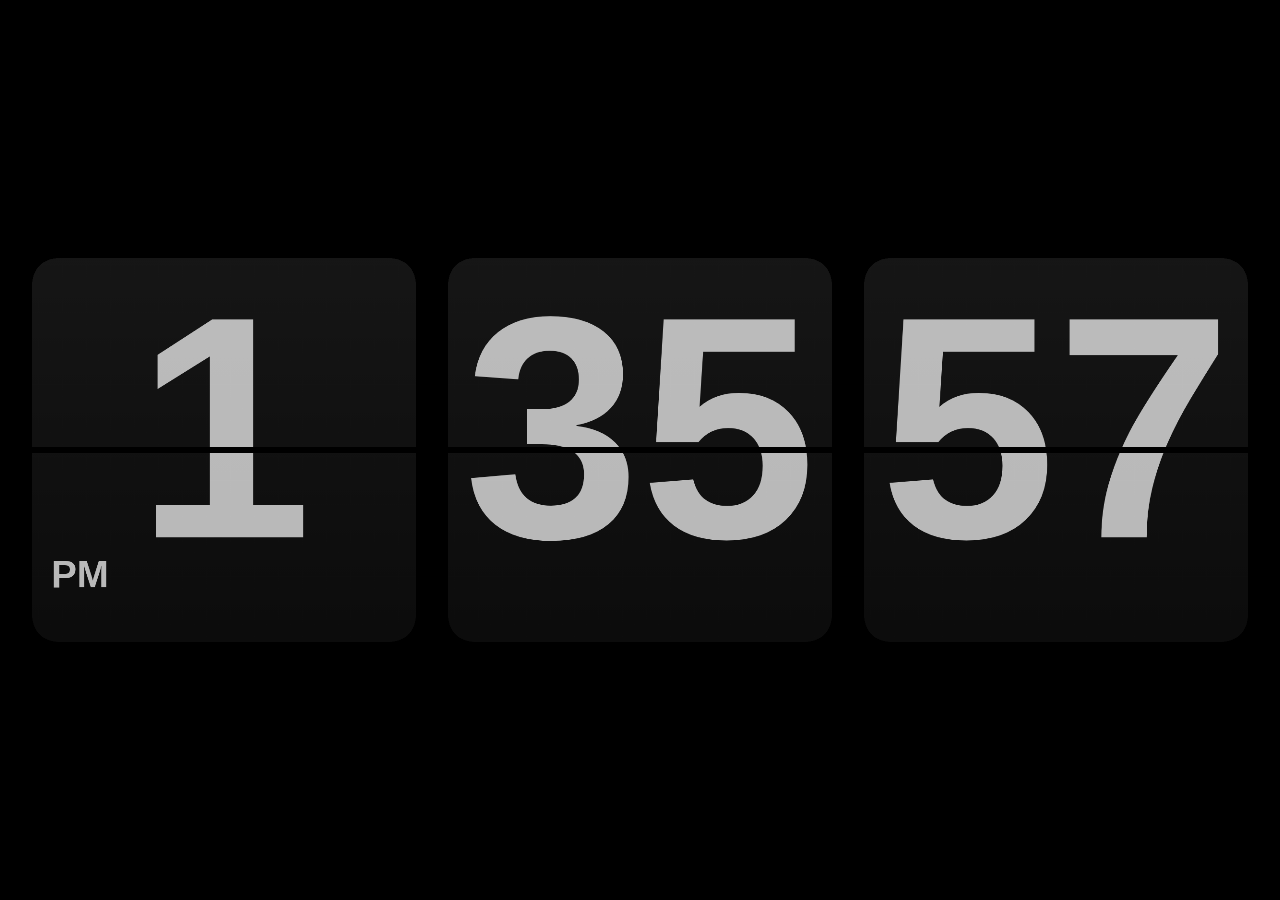
<file: index.html>
<!DOCTYPE html>
<html lang="zh-CN">

<head>
    <meta charset="utf-8">
    <meta http-equiv="X-UA-Compatible" content="IE=edge">
    <meta name="viewport" content="width=device-width,initial-scale=1">
    <!-- <link rel="icon" href="https://avatar.52pojie.cn/data/avatar/000/82/44/05_avatar_small.jpg"> -->
    <title>Clock</title>
    <style>
        .clock {
            width: 240px;
            height: 240px
        }

        .clock_canva {
            width: 100%;
            height: 100%
        }

        .setbox {
            width: 200px;
            height: 200px
        }

        .setbox:hover .pic_set {
            opacity: 1
        }

        .set-warp {
            display: inline-block;
            padding: 20px 20px 12px 24px;
            margin-top: 94px;
            margin-left: 78px
        }

        .setting {
            width: 36px;
            height: 36px;
            padding: 8px
        }

        .setting:hover>div {
            transform: rotate(120deg)
        }

        .pic_set {
            width: 36px;
            height: 36px;
            background-image: url("[data-uri]");
            transition: all .5s ease-in-out;
            opacity: 0
        }

        .set_item {
            top: -208px;
            left: -256px;
            width: 432px;
            height: 312px;
            box-sizing: border-box;
            border-radius: 20px
        }

        .set_item,
        .set_item:before {
            position: absolute;
            background-color: #262729;
            border: 1px solid #666
        }

        .set_item:before {
            content: "";
            bottom: 0;
            right: 36px;
            width: 20px;
            height: 20px;
            border-top-color: transparent;
            border-left-color: transparent;
            transform: translateY(50%) rotate(45deg)
        }

        .setLoad {
            display: block !important;
            visibility: hidden
        }

        .slider {
            position: relative;
            width: 220px;
            cursor: pointer
        }

        .bar-line {
            left: 0;
            background: -webkit-linear-gradient(#fff, #fff) no-repeat, hsla(0, 0%, 100%, .25);
            background-size: 0 100%
        }

        .bar-line,
        .bar-line-right {
            position: absolute;
            top: 50%;
            transform: translateY(-50%)
        }

        .bar-line-right {
            right: 0;
            background-color: hsla(0, 0%, 100%, .25)
        }

        .bar-handle {
            position: absolute;
            top: 50%;
            transform: translateY(-50%);
            box-sizing: border-box;
            border: 4px solid #fff;
            background-color: #262729;
            border-radius: 50%;
            box-shadow: 0 0 0 4px #262729
        }

        .time-panel-box {
            height: 24px;
            padding: 16px 0;
            margin-right: 4px
        }

        .time-panel-box:hover .time-panel {
            overflow: visible
        }

        .time-panel {
            position: relative;
            background-color: #666;
            width: 48px;
            height: 24px;
            border-radius: 4px;
            line-height: 24px;
            text-align: center;
            overflow: hidden
        }

        .panel-down,
        .panel-up {
            position: absolute;
            left: 50%;
            width: 100%;
            transform: translateX(-50%);
            font-weight: 900;
            cursor: pointer
        }

        .panel-down:hover,
        .panel-up:hover {
            display: block
        }

        .panel-up {
            top: -100%;
            background-image: linear-gradient(0deg, rgba(38, 39, 41, 0), #262729 100%)
        }

        .panel-down {
            bottom: -100%;
            background-image: linear-gradient(180deg, rgba(38, 39, 41, 0), #262729)
        }

        .scroll-box {
            position: relative;
            top: -16px;
            height: 56px;
            overflow-y: scroll;
            color: #fff
        }

        .scroll-box::-webkit-scrollbar {
            display: none
        }

        .panel-item:after,
        .panel-item:before {
            content: "";
            display: block;
            height: 16px
        }

        body {
            margin: 0
        }

        ul {
            list-style: none
        }

        button,
        ul {
            margin: 0;
            padding: 0
        }

        button {
            border: none;
            outline-style: none
        }

        .bg {
            position: fixed;
            top: 0;
            bottom: 0;
            left: 0;
            right: 0;
            background-color: #000
        }

        .timer {
            position: absolute;
            top: 50%;
            width: 100%;
            transform: translateY(-50%);
            display: flex;
            justify-content: space-evenly
        }

        .timer_hm {
            width: 47.5vw;
            height: 47.5vw
        }

        .timer_hms {
            width: 30vw;
            height: 30vw
        }

        .watchBtn {
            position: absolute;
            width: 100%;
            height: 100%;
            background-color: hsla(0, 0%, 100%, .1);
            text-align: center;
            opacity: 0;
            transition: all .3s;
            cursor: pointer
        }

        .watchBtn:hover {
            opacity: 1
        }

        .watchBtn:active {
            background-color: hsla(0, 0%, 100%, 0)
        }

        .watchBtn>div {
            position: absolute;
            left: 50%;
            transform: translate(-50%, -50%)
        }

        .watchBtn>div:first-child {
            font-size: 180px;
            top: 46%
        }

        .watchBtn>div:last-child {
            top: 90%
        }

        .set_box {
            position: fixed;
            bottom: 0;
            right: 0
        }

        .set_box_inner {
            padding: 20px;
            padding-bottom: 0;
            color: #fff;
            font-size: 18px
        }

        .set_box_inner>li {
            display: flex;
            align-items: center;
            margin-bottom: 8px
        }

        .setName {
            width: 116px;
            margin-right: 12px;
            text-align: right
        }

        .pickItem {
            display: flex;
            text-align: center;
            border-radius: 6px;
            cursor: pointer
        }

        .pickItem>li {
            box-sizing: border-box;
            width: 60px;
            height: 24px;
            line-height: 22px;
            border: 1px solid #666;
            border-right: 0
        }

        .pickItem>li:first-child {
            border-top-left-radius: inherit;
            border-bottom-left-radius: inherit
        }

        .pickItem>li:last-child {
            border-right: 1px solid #666;
            border-top-right-radius: inherit;
            border-bottom-right-radius: inherit
        }

        .pick-active {
            color: #333;
            background-color: #fff
        }

        .timerBtn {
            box-sizing: border-box;
            width: 60px;
            height: 24px;
            border-radius: 4px;
            margin-right: 6px;
            background-color: #fff;
            color: #1c1c1c;
            font-size: 16px;
            cursor: pointer
        }

        .timerBtn:active {
            background-color: #ddd
        }

        .startBtn {
            background-color: #666;
            color: #fff
        }

        .startBtn:active {
            background-color: #555
        }

        .iconCancel,
        .iconTime,
        .iconTomato {
            display: inline-block;
            width: 20px;
            height: 20px;
            vertical-align: middle;
            background-size: contain
        }

        .iconTime {
            background-image: url("[data-uri]")
        }

        .iconTomato {
            margin-top: -3px;
            background-image: url("[data-uri]")
        }

        .iconCancel {
            background-image: url("[data-uri]")
        }
    </style>
</head>

<body><noscript><strong>We're sorry but timer doesn't work properly without JavaScript enabled. Please enable it to
            continue.</strong></noscript>
    <div id="app"></div>
    <script>(window["webpackJsonp"] = window["webpackJsonp"] || []).push([["chunk-vendors"], { "00ee": function (e, t, n) { var r = n("b622"), o = r("toStringTag"), c = {}; c[o] = "z", e.exports = "[object z]" === String(c) }, "0366": function (e, t, n) { var r = n("1c0b"); e.exports = function (e, t, n) { if (r(e), void 0 === t) return e; switch (n) { case 0: return function () { return e.call(t) }; case 1: return function (n) { return e.call(t, n) }; case 2: return function (n, r) { return e.call(t, n, r) }; case 3: return function (n, r, o) { return e.call(t, n, r, o) } }return function () { return e.apply(t, arguments) } } }, "057f": function (e, t, n) { var r = n("fc6a"), o = n("241c").f, c = {}.toString, i = "object" == typeof window && window && Object.getOwnPropertyNames ? Object.getOwnPropertyNames(window) : [], s = function (e) { try { return o(e) } catch (t) { return i.slice() } }; e.exports.f = function (e) { return i && "[object Window]" == c.call(e) ? s(e) : o(r(e)) } }, "06cf": function (e, t, n) { var r = n("83ab"), o = n("d1e7"), c = n("5c6c"), i = n("fc6a"), s = n("c04e"), u = n("5135"), a = n("0cfb"), l = Object.getOwnPropertyDescriptor; t.f = r ? l : function (e, t) { if (e = i(e), t = s(t, !0), a) try { return l(e, t) } catch (n) { } if (u(e, t)) return c(!o.f.call(e, t), e[t]) } }, "0cfb": function (e, t, n) { var r = n("83ab"), o = n("d039"), c = n("cc12"); e.exports = !r && !o((function () { return 7 != Object.defineProperty(c("div"), "a", { get: function () { return 7 } }).a })) }, "14c3": function (e, t, n) { var r = n("c6b6"), o = n("9263"); e.exports = function (e, t) { var n = e.exec; if ("function" === typeof n) { var c = n.call(e, t); if ("object" !== typeof c) throw TypeError("RegExp exec method returned something other than an Object or null"); return c } if ("RegExp" !== r(e)) throw TypeError("RegExp#exec called on incompatible receiver"); return o.call(e, t) } }, "159b": function (e, t, n) { var r = n("da84"), o = n("fdbc"), c = n("17c2"), i = n("9112"); for (var s in o) { var u = r[s], a = u && u.prototype; if (a && a.forEach !== c) try { i(a, "forEach", c) } catch (l) { a.forEach = c } } }, "17c2": function (e, t, n) { "use strict"; var r = n("b727").forEach, o = n("a640"), c = n("ae40"), i = o("forEach"), s = c("forEach"); e.exports = i && s ? [].forEach : function (e) { return r(this, e, arguments.length > 1 ? arguments[1] : void 0) } }, "19aa": function (e, t) { e.exports = function (e, t, n) { if (!(e instanceof t)) throw TypeError("Incorrect " + (n ? n + " " : "") + "invocation"); return e } }, "1be4": function (e, t, n) { var r = n("d066"); e.exports = r("document", "documentElement") }, "1c0b": function (e, t) { e.exports = function (e) { if ("function" != typeof e) throw TypeError(String(e) + " is not a function"); return e } }, "1c7e": function (e, t, n) { var r = n("b622"), o = r("iterator"), c = !1; try { var i = 0, s = { next: function () { return { done: !!i++ } }, return: function () { c = !0 } }; s[o] = function () { return this }, Array.from(s, (function () { throw 2 })) } catch (u) { } e.exports = function (e, t) { if (!t && !c) return !1; var n = !1; try { var r = {}; r[o] = function () { return { next: function () { return { done: n = !0 } } } }, e(r) } catch (u) { } return n } }, "1cdc": function (e, t, n) { var r = n("342f"); e.exports = /(iphone|ipod|ipad).*applewebkit/i.test(r) }, "1d80": function (e, t) { e.exports = function (e) { if (void 0 == e) throw TypeError("Can't call method on " + e); return e } }, "1dde": function (e, t, n) { var r = n("d039"), o = n("b622"), c = n("2d00"), i = o("species"); e.exports = function (e) { return c >= 51 || !r((function () { var t = [], n = t.constructor = {}; return n[i] = function () { return { foo: 1 } }, 1 !== t[e](Boolean).foo })) } }, 2266: function (e, t, n) { var r = n("825a"), o = n("e95a"), c = n("50c4"), i = n("0366"), s = n("35a1"), u = n("2a62"), a = function (e, t) { this.stopped = e, this.result = t }; e.exports = function (e, t, n) { var l, f, p, d, h, b, v, g = n && n.that, y = !(!n || !n.AS_ENTRIES), m = !(!n || !n.IS_ITERATOR), O = !(!n || !n.INTERRUPTED), j = i(t, g, 1 + y + O), x = function (e) { return l && u(l), new a(!0, e) }, _ = function (e) { return y ? (r(e), O ? j(e[0], e[1], x) : j(e[0], e[1])) : O ? j(e, x) : j(e) }; if (m) l = e; else { if (f = s(e), "function" != typeof f) throw TypeError("Target is not iterable"); if (o(f)) { for (p = 0, d = c(e.length); d > p; p++)if (h = _(e[p]), h && h instanceof a) return h; return new a(!1) } l = f.call(e) } b = l.next; while (!(v = b.call(l)).done) { try { h = _(v.value) } catch (w) { throw u(l), w } if ("object" == typeof h && h && h instanceof a) return h } return new a(!1) } }, "23cb": function (e, t, n) { var r = n("a691"), o = Math.max, c = Math.min; e.exports = function (e, t) { var n = r(e); return n < 0 ? o(n + t, 0) : c(n, t) } }, "23e7": function (e, t, n) { var r = n("da84"), o = n("06cf").f, c = n("9112"), i = n("6eeb"), s = n("ce4e"), u = n("e893"), a = n("94ca"); e.exports = function (e, t) { var n, l, f, p, d, h, b = e.target, v = e.global, g = e.stat; if (l = v ? r : g ? r[b] || s(b, {}) : (r[b] || {}).prototype, l) for (f in t) { if (d = t[f], e.noTargetGet ? (h = o(l, f), p = h && h.value) : p = l[f], n = a(v ? f : b + (g ? "." : "#") + f, e.forced), !n && void 0 !== p) { if (typeof d === typeof p) continue; u(d, p) } (e.sham || p && p.sham) && c(d, "sham", !0), i(l, f, d, e) } } }, "241c": function (e, t, n) { var r = n("ca84"), o = n("7839"), c = o.concat("length", "prototype"); t.f = Object.getOwnPropertyNames || function (e) { return r(e, c) } }, "25f0": function (e, t, n) { "use strict"; var r = n("6eeb"), o = n("825a"), c = n("d039"), i = n("ad6d"), s = "toString", u = RegExp.prototype, a = u[s], l = c((function () { return "/a/b" != a.call({ source: "a", flags: "b" }) })), f = a.name != s; (l || f) && r(RegExp.prototype, s, (function () { var e = o(this), t = String(e.source), n = e.flags, r = String(void 0 === n && e instanceof RegExp && !("flags" in u) ? i.call(e) : n); return "/" + t + "/" + r }), { unsafe: !0 }) }, 2626: function (e, t, n) { "use strict"; var r = n("d066"), o = n("9bf2"), c = n("b622"), i = n("83ab"), s = c("species"); e.exports = function (e) { var t = r(e), n = o.f; i && t && !t[s] && n(t, s, { configurable: !0, get: function () { return this } }) } }, "2a62": function (e, t, n) { var r = n("825a"); e.exports = function (e) { var t = e["return"]; if (void 0 !== t) return r(t.call(e)).value } }, "2cf4": function (e, t, n) { var r, o, c, i = n("da84"), s = n("d039"), u = n("0366"), a = n("1be4"), l = n("cc12"), f = n("1cdc"), p = n("605d"), d = i.location, h = i.setImmediate, b = i.clearImmediate, v = i.process, g = i.MessageChannel, y = i.Dispatch, m = 0, O = {}, j = "onreadystatechange", x = function (e) { if (O.hasOwnProperty(e)) { var t = O[e]; delete O[e], t() } }, _ = function (e) { return function () { x(e) } }, w = function (e) { x(e.data) }, S = function (e) { i.postMessage(e + "", d.protocol + "//" + d.host) }; h && b || (h = function (e) { var t = [], n = 1; while (arguments.length > n) t.push(arguments[n++]); return O[++m] = function () { ("function" == typeof e ? e : Function(e)).apply(void 0, t) }, r(m), m }, b = function (e) { delete O[e] }, p ? r = function (e) { v.nextTick(_(e)) } : y && y.now ? r = function (e) { y.now(_(e)) } : g && !f ? (o = new g, c = o.port2, o.port1.onmessage = w, r = u(c.postMessage, c, 1)) : i.addEventListener && "function" == typeof postMessage && !i.importScripts && d && "file:" !== d.protocol && !s(S) ? (r = S, i.addEventListener("message", w, !1)) : r = j in l("script") ? function (e) { a.appendChild(l("script"))[j] = function () { a.removeChild(this), x(e) } } : function (e) { setTimeout(_(e), 0) }), e.exports = { set: h, clear: b } }, "2d00": function (e, t, n) { var r, o, c = n("da84"), i = n("342f"), s = c.process, u = s && s.versions, a = u && u.v8; a ? (r = a.split("."), o = r[0] + r[1]) : i && (r = i.match(/Edge\/(\d+)/), (!r || r[1] >= 74) && (r = i.match(/Chrome\/(\d+)/), r && (o = r[1]))), e.exports = o && +o }, "342f": function (e, t, n) { var r = n("d066"); e.exports = r("navigator", "userAgent") || "" }, "35a1": function (e, t, n) { var r = n("f5df"), o = n("3f8c"), c = n("b622"), i = c("iterator"); e.exports = function (e) { if (void 0 != e) return e[i] || e["@@iterator"] || o[r(e)] } }, "37e8": function (e, t, n) { var r = n("83ab"), o = n("9bf2"), c = n("825a"), i = n("df75"); e.exports = r ? Object.defineProperties : function (e, t) { c(e); var n, r = i(t), s = r.length, u = 0; while (s > u) o.f(e, n = r[u++], t[n]); return e } }, "3bbe": function (e, t, n) { var r = n("861d"); e.exports = function (e) { if (!r(e) && null !== e) throw TypeError("Can't set " + String(e) + " as a prototype"); return e } }, "3f8c": function (e, t) { e.exports = {} }, 4160: function (e, t, n) { "use strict"; var r = n("23e7"), o = n("17c2"); r({ target: "Array", proto: !0, forced: [].forEach != o }, { forEach: o }) }, "428f": function (e, t, n) { var r = n("da84"); e.exports = r }, "44ad": function (e, t, n) { var r = n("d039"), o = n("c6b6"), c = "".split; e.exports = r((function () { return !Object("z").propertyIsEnumerable(0) })) ? function (e) { return "String" == o(e) ? c.call(e, "") : Object(e) } : Object }, "44d2": function (e, t, n) { var r = n("b622"), o = n("7c73"), c = n("9bf2"), i = r("unscopables"), s = Array.prototype; void 0 == s[i] && c.f(s, i, { configurable: !0, value: o(null) }), e.exports = function (e) { s[i][e] = !0 } }, "44de": function (e, t, n) { var r = n("da84"); e.exports = function (e, t) { var n = r.console; n && n.error && (1 === arguments.length ? n.error(e) : n.error(e, t)) } }, "466d": function (e, t, n) { "use strict"; var r = n("d784"), o = n("825a"), c = n("50c4"), i = n("1d80"), s = n("8aa5"), u = n("14c3"); r("match", 1, (function (e, t, n) { return [function (t) { var n = i(this), r = void 0 == t ? void 0 : t[e]; return void 0 !== r ? r.call(t, n) : new RegExp(t)[e](String(n)) }, function (e) { var r = n(t, e, this); if (r.done) return r.value; var i = o(e), a = String(this); if (!i.global) return u(i, a); var l = i.unicode; i.lastIndex = 0; var f, p = [], d = 0; while (null !== (f = u(i, a))) { var h = String(f[0]); p[d] = h, "" === h && (i.lastIndex = s(a, c(i.lastIndex), l)), d++ } return 0 === d ? null : p }] })) }, 4840: function (e, t, n) { var r = n("825a"), o = n("1c0b"), c = n("b622"), i = c("species"); e.exports = function (e, t) { var n, c = r(e).constructor; return void 0 === c || void 0 == (n = r(c)[i]) ? t : o(n) } }, 4930: function (e, t, n) { var r = n("d039"); e.exports = !!Object.getOwnPropertySymbols && !r((function () { return !String(Symbol()) })) }, "4d64": function (e, t, n) { var r = n("fc6a"), o = n("50c4"), c = n("23cb"), i = function (e) { return function (t, n, i) { var s, u = r(t), a = o(u.length), l = c(i, a); if (e && n != n) { while (a > l) if (s = u[l++], s != s) return !0 } else for (; a > l; l++)if ((e || l in u) && u[l] === n) return e || l || 0; return !e && -1 } }; e.exports = { includes: i(!0), indexOf: i(!1) } }, "4de4": function (e, t, n) { "use strict"; var r = n("23e7"), o = n("b727").filter, c = n("1dde"), i = n("ae40"), s = c("filter"), u = i("filter"); r({ target: "Array", proto: !0, forced: !s || !u }, { filter: function (e) { return o(this, e, arguments.length > 1 ? arguments[1] : void 0) } }) }, "50c4": function (e, t, n) { var r = n("a691"), o = Math.min; e.exports = function (e) { return e > 0 ? o(r(e), 9007199254740991) : 0 } }, 5135: function (e, t) { var n = {}.hasOwnProperty; e.exports = function (e, t) { return n.call(e, t) } }, 5530: function (e, t, n) { "use strict"; n.d(t, "a", (function () { return c })); n("a4d3"), n("4de4"), n("4160"), n("e439"), n("dbb4"), n("b64b"), n("159b"); function r(e, t, n) { return t in e ? Object.defineProperty(e, t, { value: n, enumerable: !0, configurable: !0, writable: !0 }) : e[t] = n, e } function o(e, t) { var n = Object.keys(e); if (Object.getOwnPropertySymbols) { var r = Object.getOwnPropertySymbols(e); t && (r = r.filter((function (t) { return Object.getOwnPropertyDescriptor(e, t).enumerable }))), n.push.apply(n, r) } return n } function c(e) { for (var t = 1; t < arguments.length; t++) { var n = null != arguments[t] ? arguments[t] : {}; t % 2 ? o(Object(n), !0).forEach((function (t) { r(e, t, n[t]) })) : Object.getOwnPropertyDescriptors ? Object.defineProperties(e, Object.getOwnPropertyDescriptors(n)) : o(Object(n)).forEach((function (t) { Object.defineProperty(e, t, Object.getOwnPropertyDescriptor(n, t)) })) } return e } }, 5692: function (e, t, n) { var r = n("c430"), o = n("c6cd"); (e.exports = function (e, t) { return o[e] || (o[e] = void 0 !== t ? t : {}) })("versions", []).push({ version: "3.8.3", mode: r ? "pure" : "global", copyright: "© 2021 Denis Pushkarev (zloirock.ru)" }) }, "56ef": function (e, t, n) { var r = n("d066"), o = n("241c"), c = n("7418"), i = n("825a"); e.exports = r("Reflect", "ownKeys") || function (e) { var t = o.f(i(e)), n = c.f; return n ? t.concat(n(e)) : t } }, 5899: function (e, t) { e.exports = "\t\n\v\f\r                　\u2028\u2029\ufeff" }, "58a8": function (e, t, n) { var r = n("1d80"), o = n("5899"), c = "[" + o + "]", i = RegExp("^" + c + c + "*"), s = RegExp(c + c + "*$"), u = function (e) { return function (t) { var n = String(r(t)); return 1 & e && (n = n.replace(i, "")), 2 & e && (n = n.replace(s, "")), n } }; e.exports = { start: u(1), end: u(2), trim: u(3) } }, "5c6c": function (e, t) { e.exports = function (e, t) { return { enumerable: !(1 & e), configurable: !(2 & e), writable: !(4 & e), value: t } } }, "605d": function (e, t, n) { var r = n("c6b6"), o = n("da84"); e.exports = "process" == r(o.process) }, "60da": function (e, t, n) { "use strict"; var r = n("83ab"), o = n("d039"), c = n("df75"), i = n("7418"), s = n("d1e7"), u = n("7b0b"), a = n("44ad"), l = Object.assign, f = Object.defineProperty; e.exports = !l || o((function () { if (r && 1 !== l({ b: 1 }, l(f({}, "a", { enumerable: !0, get: function () { f(this, "b", { value: 3, enumerable: !1 }) } }), { b: 2 })).b) return !0; var e = {}, t = {}, n = Symbol(), o = "abcdefghijklmnopqrst"; return e[n] = 7, o.split("").forEach((function (e) { t[e] = e })), 7 != l({}, e)[n] || c(l({}, t)).join("") != o })) ? function (e, t) { var n = u(e), o = arguments.length, l = 1, f = i.f, p = s.f; while (o > l) { var d, h = a(arguments[l++]), b = f ? c(h).concat(f(h)) : c(h), v = b.length, g = 0; while (v > g) d = b[g++], r && !p.call(h, d) || (n[d] = h[d]) } return n } : l }, 6547: function (e, t, n) { var r = n("a691"), o = n("1d80"), c = function (e) { return function (t, n) { var c, i, s = String(o(t)), u = r(n), a = s.length; return u < 0 || u >= a ? e ? "" : void 0 : (c = s.charCodeAt(u), c < 55296 || c > 56319 || u + 1 === a || (i = s.charCodeAt(u + 1)) < 56320 || i > 57343 ? e ? s.charAt(u) : c : e ? s.slice(u, u + 2) : i - 56320 + (c - 55296 << 10) + 65536) } }; e.exports = { codeAt: c(!1), charAt: c(!0) } }, "65f0": function (e, t, n) { var r = n("861d"), o = n("e8b5"), c = n("b622"), i = c("species"); e.exports = function (e, t) { var n; return o(e) && (n = e.constructor, "function" != typeof n || n !== Array && !o(n.prototype) ? r(n) && (n = n[i], null === n && (n = void 0)) : n = void 0), new (void 0 === n ? Array : n)(0 === t ? 0 : t) } }, "69f3": function (e, t, n) { var r, o, c, i = n("7f9a"), s = n("da84"), u = n("861d"), a = n("9112"), l = n("5135"), f = n("c6cd"), p = n("f772"), d = n("d012"), h = s.WeakMap, b = function (e) { return c(e) ? o(e) : r(e, {}) }, v = function (e) { return function (t) { var n; if (!u(t) || (n = o(t)).type !== e) throw TypeError("Incompatible receiver, " + e + " required"); return n } }; if (i) { var g = f.state || (f.state = new h), y = g.get, m = g.has, O = g.set; r = function (e, t) { return t.facade = e, O.call(g, e, t), t }, o = function (e) { return y.call(g, e) || {} }, c = function (e) { return m.call(g, e) } } else { var j = p("state"); d[j] = !0, r = function (e, t) { return t.facade = e, a(e, j, t), t }, o = function (e) { return l(e, j) ? e[j] : {} }, c = function (e) { return l(e, j) } } e.exports = { set: r, get: o, has: c, enforce: b, getterFor: v } }, "6eeb": function (e, t, n) { var r = n("da84"), o = n("9112"), c = n("5135"), i = n("ce4e"), s = n("8925"), u = n("69f3"), a = u.get, l = u.enforce, f = String(String).split("String"); (e.exports = function (e, t, n, s) { var u, a = !!s && !!s.unsafe, p = !!s && !!s.enumerable, d = !!s && !!s.noTargetGet; "function" == typeof n && ("string" != typeof t || c(n, "name") || o(n, "name", t), u = l(n), u.source || (u.source = f.join("string" == typeof t ? t : ""))), e !== r ? (a ? !d && e[t] && (p = !0) : delete e[t], p ? e[t] = n : o(e, t, n)) : p ? e[t] = n : i(t, n) })(Function.prototype, "toString", (function () { return "function" == typeof this && a(this).source || s(this) })) }, 7156: function (e, t, n) { var r = n("861d"), o = n("d2bb"); e.exports = function (e, t, n) { var c, i; return o && "function" == typeof (c = t.constructor) && c !== n && r(i = c.prototype) && i !== n.prototype && o(e, i), e } }, 7418: function (e, t) { t.f = Object.getOwnPropertySymbols }, "746f": function (e, t, n) { var r = n("428f"), o = n("5135"), c = n("e538"), i = n("9bf2").f; e.exports = function (e) { var t = r.Symbol || (r.Symbol = {}); o(t, e) || i(t, e, { value: c.f(e) }) } }, 7839: function (e, t) { e.exports = ["constructor", "hasOwnProperty", "isPrototypeOf", "propertyIsEnumerable", "toLocaleString", "toString", "valueOf"] }, "7a23": function (e, t, n) { "use strict"; n.d(t, "h", (function () { return le })), n.d(t, "i", (function () { return Oe })), n.d(t, "n", (function () { return Ee })), n.d(t, "m", (function () { return r["J"] })), n.d(t, "a", (function () { return Hn })), n.d(t, "c", (function () { return tr })), n.d(t, "d", (function () { return fr })), n.d(t, "e", (function () { return sr })), n.d(t, "f", (function () { return Ut })), n.d(t, "g", (function () { return Qn })), n.d(t, "j", (function () { return Xr })), n.d(t, "k", (function () { return _t })), n.d(t, "l", (function () { return $n })), n.d(t, "q", (function () { return Kt })), n.d(t, "r", (function () { return St })), n.d(t, "s", (function () { return wn })), n.d(t, "b", (function () { return rc })), n.d(t, "o", (function () { return Ko })), n.d(t, "p", (function () { return Qo })); var r = n("9ff4"); const o = new WeakMap, c = []; let i; const s = Symbol(""), u = Symbol(""); function a(e) { return e && !0 === e._isEffect } function l(e, t = r["b"]) { a(e) && (e = e.raw); const n = d(e, t); return t.lazy || n(), n } function f(e) { e.active && (h(e), e.options.onStop && e.options.onStop(), e.active = !1) } let p = 0; function d(e, t) { const n = function () { if (!n.active) return t.scheduler ? void 0 : e(); if (!c.includes(n)) { h(n); try { return y(), c.push(n), i = n, e() } finally { c.pop(), m(), i = c[c.length - 1] } } }; return n.id = p++, n.allowRecurse = !!t.allowRecurse, n._isEffect = !0, n.active = !0, n.raw = e, n.deps = [], n.options = t, n } function h(e) { const { deps: t } = e; if (t.length) { for (let n = 0; n < t.length; n++)t[n].delete(e); t.length = 0 } } let b = !0; const v = []; function g() { v.push(b), b = !1 } function y() { v.push(b), b = !0 } function m() { const e = v.pop(); b = void 0 === e || e } function O(e, t, n) { if (!b || void 0 === i) return; let r = o.get(e); r || o.set(e, r = new Map); let c = r.get(n); c || r.set(n, c = new Set), c.has(i) || (c.add(i), i.deps.push(c)) } function j(e, t, n, c, a, l) { const f = o.get(e); if (!f) return; const p = new Set, d = e => { e && e.forEach(e => { (e !== i || e.allowRecurse) && p.add(e) }) }; if ("clear" === t) f.forEach(d); else if ("length" === n && Object(r["n"])(e)) f.forEach((e, t) => { ("length" === t || t >= c) && d(e) }); else switch (void 0 !== n && d(f.get(n)), t) { case "add": Object(r["n"])(e) ? Object(r["r"])(n) && d(f.get("length")) : (d(f.get(s)), Object(r["s"])(e) && d(f.get(u))); break; case "delete": Object(r["n"])(e) || (d(f.get(s)), Object(r["s"])(e) && d(f.get(u))); break; case "set": Object(r["s"])(e) && d(f.get(s)); break }const h = e => { e.options.scheduler ? e.options.scheduler(e) : e() }; p.forEach(h) } const x = new Set(Object.getOwnPropertyNames(Symbol).map(e => Symbol[e]).filter(r["C"])), _ = k(), w = k(!1, !0), S = k(!0), E = k(!0, !0), C = {}; function k(e = !1, t = !1) { return function (n, o, c) { if ("__v_isReactive" === o) return !e; if ("__v_isReadonly" === o) return e; if ("__v_raw" === o && c === (e ? se : ie).get(n)) return n; const i = Object(r["n"])(n); if (!e && i && Object(r["k"])(C, o)) return Reflect.get(C, o, c); const s = Reflect.get(n, o, c); if (Object(r["C"])(o) ? x.has(o) : "__proto__" === o || "__v_isRef" === o) return s; if (e || O(n, "get", o), t) return s; if (me(s)) { const e = !i || !Object(r["r"])(o); return e ? s.value : s } return Object(r["u"])(s) ? e ? pe(s) : le(s) : s } } ["includes", "indexOf", "lastIndexOf"].forEach(e => { const t = Array.prototype[e]; C[e] = function (...e) { const n = ge(this); for (let t = 0, o = this.length; t < o; t++)O(n, "get", t + ""); const r = t.apply(n, e); return -1 === r || !1 === r ? t.apply(n, e.map(ge)) : r } }), ["push", "pop", "shift", "unshift", "splice"].forEach(e => { const t = Array.prototype[e]; C[e] = function (...e) { g(); const n = t.apply(this, e); return m(), n } }); const A = P(), T = P(!0); function P(e = !1) { return function (t, n, o, c) { const i = t[n]; if (!e && (o = ge(o), !Object(r["n"])(t) && me(i) && !me(o))) return i.value = o, !0; const s = Object(r["n"])(t) && Object(r["r"])(n) ? Number(n) < t.length : Object(r["k"])(t, n), u = Reflect.set(t, n, o, c); return t === ge(c) && (s ? Object(r["j"])(o, i) && j(t, "set", n, o, i) : j(t, "add", n, o)), u } } function F(e, t) { const n = Object(r["k"])(e, t), o = e[t], c = Reflect.deleteProperty(e, t); return c && n && j(e, "delete", t, void 0, o), c } function I(e, t) { const n = Reflect.has(e, t); return Object(r["C"])(t) && x.has(t) || O(e, "has", t), n } function R(e) { return O(e, "iterate", Object(r["n"])(e) ? "length" : s), Reflect.ownKeys(e) } const L = { get: _, set: A, deleteProperty: F, has: I, ownKeys: R }, M = { get: S, set(e, t) { return !0 }, deleteProperty(e, t) { return !0 } }, N = Object(r["h"])({}, L, { get: w, set: T }), B = (Object(r["h"])({}, M, { get: E }), e => Object(r["u"])(e) ? le(e) : e), U = e => Object(r["u"])(e) ? pe(e) : e, V = e => e, D = e => Reflect.getPrototypeOf(e); function $(e, t, n = !1, r = !1) { e = e["__v_raw"]; const o = ge(e), c = ge(t); t !== c && !n && O(o, "get", t), !n && O(o, "get", c); const { has: i } = D(o), s = n ? U : r ? V : B; return i.call(o, t) ? s(e.get(t)) : i.call(o, c) ? s(e.get(c)) : void 0 } function G(e, t = !1) { const n = this["__v_raw"], r = ge(n), o = ge(e); return e !== o && !t && O(r, "has", e), !t && O(r, "has", o), e === o ? n.has(e) : n.has(e) || n.has(o) } function z(e, t = !1) { return e = e["__v_raw"], !t && O(ge(e), "iterate", s), Reflect.get(e, "size", e) } function W(e) { e = ge(e); const t = ge(this), n = D(t), r = n.has.call(t, e); return t.add(e), r || j(t, "add", e, e), this } function H(e, t) { t = ge(t); const n = ge(this), { has: o, get: c } = D(n); let i = o.call(n, e); i || (e = ge(e), i = o.call(n, e)); const s = c.call(n, e); return n.set(e, t), i ? Object(r["j"])(t, s) && j(n, "set", e, t, s) : j(n, "add", e, t), this } function q(e) { const t = ge(this), { has: n, get: r } = D(t); let o = n.call(t, e); o || (e = ge(e), o = n.call(t, e)); const c = r ? r.call(t, e) : void 0, i = t.delete(e); return o && j(t, "delete", e, void 0, c), i } function K() { const e = ge(this), t = 0 !== e.size, n = void 0, r = e.clear(); return t && j(e, "clear", void 0, void 0, n), r } function J(e, t) { return function (n, r) { const o = this, c = o["__v_raw"], i = ge(c), u = e ? U : t ? V : B; return !e && O(i, "iterate", s), c.forEach((e, t) => n.call(r, u(e), u(t), o)) } } function Y(e, t, n) { return function (...o) { const c = this["__v_raw"], i = ge(c), a = Object(r["s"])(i), l = "entries" === e || e === Symbol.iterator && a, f = "keys" === e && a, p = c[e](...o), d = t ? U : n ? V : B; return !t && O(i, "iterate", f ? u : s), { next() { const { value: e, done: t } = p.next(); return t ? { value: e, done: t } : { value: l ? [d(e[0]), d(e[1])] : d(e), done: t } }, [Symbol.iterator]() { return this } } } } function X(e) { return function (...t) { return "delete" !== e && this } } const Q = { get(e) { return $(this, e) }, get size() { return z(this) }, has: G, add: W, set: H, delete: q, clear: K, forEach: J(!1, !1) }, Z = { get(e) { return $(this, e, !1, !0) }, get size() { return z(this) }, has: G, add: W, set: H, delete: q, clear: K, forEach: J(!1, !0) }, ee = { get(e) { return $(this, e, !0) }, get size() { return z(this, !0) }, has(e) { return G.call(this, e, !0) }, add: X("add"), set: X("set"), delete: X("delete"), clear: X("clear"), forEach: J(!0, !1) }, te = ["keys", "values", "entries", Symbol.iterator]; function ne(e, t) { const n = t ? Z : e ? ee : Q; return (t, o, c) => "__v_isReactive" === o ? !e : "__v_isReadonly" === o ? e : "__v_raw" === o ? t : Reflect.get(Object(r["k"])(n, o) && o in t ? n : t, o, c) } te.forEach(e => { Q[e] = Y(e, !1, !1), ee[e] = Y(e, !0, !1), Z[e] = Y(e, !1, !0) }); const re = { get: ne(!1, !1) }, oe = { get: ne(!1, !0) }, ce = { get: ne(!0, !1) }; const ie = new WeakMap, se = new WeakMap; function ue(e) { switch (e) { case "Object": case "Array": return 1; case "Map": case "Set": case "WeakMap": case "WeakSet": return 2; default: return 0 } } function ae(e) { return e["__v_skip"] || !Object.isExtensible(e) ? 0 : ue(Object(r["M"])(e)) } function le(e) { return e && e["__v_isReadonly"] ? e : de(e, !1, L, re) } function fe(e) { return de(e, !1, N, oe) } function pe(e) { return de(e, !0, M, ce) } function de(e, t, n, o) { if (!Object(r["u"])(e)) return e; if (e["__v_raw"] && (!t || !e["__v_isReactive"])) return e; const c = t ? se : ie, i = c.get(e); if (i) return i; const s = ae(e); if (0 === s) return e; const u = new Proxy(e, 2 === s ? o : n); return c.set(e, u), u } function he(e) { return be(e) ? he(e["__v_raw"]) : !(!e || !e["__v_isReactive"]) } function be(e) { return !(!e || !e["__v_isReadonly"]) } function ve(e) { return he(e) || be(e) } function ge(e) { return e && ge(e["__v_raw"]) || e } const ye = e => Object(r["u"])(e) ? le(e) : e; function me(e) { return Boolean(e && !0 === e.__v_isRef) } function Oe(e) { return xe(e) } class je { constructor(e, t = !1) { this._rawValue = e, this._shallow = t, this.__v_isRef = !0, this._value = t ? e : ye(e) } get value() { return O(ge(this), "get", "value"), this._value } set value(e) { Object(r["j"])(ge(e), this._rawValue) && (this._rawValue = e, this._value = this._shallow ? e : ye(e), j(ge(this), "set", "value", e)) } } function xe(e, t = !1) { return me(e) ? e : new je(e, t) } function _e(e) { return me(e) ? e.value : e } const we = { get: (e, t, n) => _e(Reflect.get(e, t, n)), set: (e, t, n, r) => { const o = e[t]; return me(o) && !me(n) ? (o.value = n, !0) : Reflect.set(e, t, n, r) } }; function Se(e) { return he(e) ? e : new Proxy(e, we) } function Ee(e) { const t = Object(r["n"])(e) ? new Array(e.length) : {}; for (const n in e) t[n] = ke(e, n); return t } class Ce { constructor(e, t) { this._object = e, this._key = t, this.__v_isRef = !0 } get value() { return this._object[this._key] } set value(e) { this._object[this._key] = e } } function ke(e, t) { return me(e[t]) ? e[t] : new Ce(e, t) } class Ae { constructor(e, t, n) { this._setter = t, this._dirty = !0, this.__v_isRef = !0, this.effect = l(e, { lazy: !0, scheduler: () => { this._dirty || (this._dirty = !0, j(ge(this), "set", "value")) } }), this["__v_isReadonly"] = n } get value() { return this._dirty && (this._value = this.effect(), this._dirty = !1), O(ge(this), "get", "value"), this._value } set value(e) { this._setter(e) } } function Te(e) { let t, n; return Object(r["o"])(e) ? (t = e, n = r["d"]) : (t = e.get, n = e.set), new Ae(t, n, Object(r["o"])(e) || !e.set) } function Pe(e, t, n, r) { let o; try { o = r ? e(...r) : e() } catch (c) { Ie(c, t, n) } return o } function Fe(e, t, n, o) { if (Object(r["o"])(e)) { const c = Pe(e, t, n, o); return c && Object(r["w"])(c) && c.catch(e => { Ie(e, t, n) }), c } const c = []; for (let r = 0; r < e.length; r++)c.push(Fe(e[r], t, n, o)); return c } function Ie(e, t, n, r = !0) { const o = t ? t.vnode : null; if (t) { let r = t.parent; const o = t.proxy, c = n; while (r) { const t = r.ec; if (t) for (let n = 0; n < t.length; n++)if (!1 === t[n](e, o, c)) return; r = r.parent } const i = t.appContext.config.errorHandler; if (i) return void Pe(i, null, 10, [e, o, c]) } Re(e, n, o, r) } function Re(e, t, n, r = !0) { console.error(e) } let Le = !1, Me = !1; const Ne = []; let Be = 0; const Ue = []; let Ve = null, De = 0; const $e = []; let Ge = null, ze = 0; const We = Promise.resolve(); let He = null, qe = null; function Ke(e) { const t = He || We; return e ? t.then(this ? e.bind(this) : e) : t } function Je(e) { Ne.length && Ne.includes(e, Le && e.allowRecurse ? Be + 1 : Be) || e === qe || (Ne.push(e), Ye()) } function Ye() { Le || Me || (Me = !0, He = We.then(ot)) } function Xe(e) { const t = Ne.indexOf(e); t > -1 && Ne.splice(t, 1) } function Qe(e, t, n, o) { Object(r["n"])(e) ? n.push(...e) : t && t.includes(e, e.allowRecurse ? o + 1 : o) || n.push(e), Ye() } function Ze(e) { Qe(e, Ve, Ue, De) } function et(e) { Qe(e, Ge, $e, ze) } function tt(e, t = null) { if (Ue.length) { for (qe = t, Ve = [...new Set(Ue)], Ue.length = 0, De = 0; De < Ve.length; De++)Ve[De](); Ve = null, De = 0, qe = null, tt(e, t) } } function nt(e) { if ($e.length) { const e = [...new Set($e)]; if ($e.length = 0, Ge) return void Ge.push(...e); for (Ge = e, Ge.sort((e, t) => rt(e) - rt(t)), ze = 0; ze < Ge.length; ze++)Ge[ze](); Ge = null, ze = 0 } } const rt = e => null == e.id ? 1 / 0 : e.id; function ot(e) { Me = !1, Le = !0, tt(e), Ne.sort((e, t) => rt(e) - rt(t)); try { for (Be = 0; Be < Ne.length; Be++) { const e = Ne[Be]; e && Pe(e, null, 14) } } finally { Be = 0, Ne.length = 0, nt(e), Le = !1, He = null, (Ne.length || $e.length) && ot(e) } } new Set; new Map; function ct(e, t, ...n) { const o = e.vnode.props || r["b"]; let c = n; const i = t.startsWith("update:"), s = i && t.slice(7); if (s && s in o) { const e = ("modelValue" === s ? "model" : s) + "Modifiers", { number: t, trim: i } = o[e] || r["b"]; i ? c = n.map(e => e.trim()) : t && (c = n.map(r["L"])) } let u = Object(r["K"])(Object(r["e"])(t)), a = o[u]; !a && i && (u = Object(r["K"])(Object(r["l"])(t)), a = o[u]), a && Fe(a, e, 6, c); const l = o[u + "Once"]; if (l) { if (e.emitted) { if (e.emitted[u]) return } else (e.emitted = {})[u] = !0; Fe(l, e, 6, c) } } function it(e, t, n = !1) { if (!t.deopt && void 0 !== e.__emits) return e.__emits; const o = e.emits; let c = {}, i = !1; if (!Object(r["o"])(e)) { const o = e => { i = !0, Object(r["h"])(c, it(e, t, !0)) }; !n && t.mixins.length && t.mixins.forEach(o), e.extends && o(e.extends), e.mixins && e.mixins.forEach(o) } return o || i ? (Object(r["n"])(o) ? o.forEach(e => c[e] = null) : Object(r["h"])(c, o), e.__emits = c) : e.__emits = null } function st(e, t) { return !(!e || !Object(r["v"])(t)) && (t = t.slice(2).replace(/Once$/, ""), Object(r["k"])(e, t[0].toLowerCase() + t.slice(1)) || Object(r["k"])(e, Object(r["l"])(t)) || Object(r["k"])(e, t)) } let ut = null; function at(e) { ut = e } function lt(e) { const { type: t, vnode: n, proxy: o, withProxy: c, props: i, propsOptions: [s], slots: u, attrs: a, emit: l, render: f, renderCache: p, data: d, setupState: h, ctx: b } = e; let v; ut = e; try { let e; if (4 & n.shapeFlag) { const t = c || o; v = pr(f.call(t, t, p, i, h, d, b)), e = a } else { const n = t; 0, v = pr(n.length > 1 ? n(i, { attrs: a, slots: u, emit: l }) : n(i, null)), e = t.props ? a : pt(a) } let g = v; if (!1 !== t.inheritAttrs && e) { const t = Object.keys(e), { shapeFlag: n } = g; t.length && (1 & n || 6 & n) && (s && t.some(r["t"]) && (e = dt(e, s)), g = ar(g, e)) } n.dirs && (g.dirs = g.dirs ? g.dirs.concat(n.dirs) : n.dirs), n.transition && (g.transition = n.transition), v = g } catch (g) { Ie(g, e, 1), v = sr(Kn) } return ut = null, v } function ft(e) { let t; for (let n = 0; n < e.length; n++) { const r = e[n]; if (!nr(r)) return; if (r.type !== Kn || "v-if" === r.children) { if (t) return; t = r } } return t } const pt = e => { let t; for (const n in e) ("class" === n || "style" === n || Object(r["v"])(n)) && ((t || (t = {}))[n] = e[n]); return t }, dt = (e, t) => { const n = {}; for (const o in e) Object(r["t"])(o) && o.slice(9) in t || (n[o] = e[o]); return n }; function ht(e, t, n) { const { props: r, children: o, component: c } = e, { props: i, children: s, patchFlag: u } = t, a = c.emitsOptions; if (t.dirs || t.transition) return !0; if (!(n && u >= 0)) return !(!o && !s || s && s.$stable) || r !== i && (r ? !i || bt(r, i, a) : !!i); if (1024 & u) return !0; if (16 & u) return r ? bt(r, i, a) : !!i; if (8 & u) { const e = t.dynamicProps; for (let t = 0; t < e.length; t++) { const n = e[t]; if (i[n] !== r[n] && !st(a, n)) return !0 } } return !1 } function bt(e, t, n) { const r = Object.keys(t); if (r.length !== Object.keys(e).length) return !0; for (let o = 0; o < r.length; o++) { const c = r[o]; if (t[c] !== e[c] && !st(n, c)) return !0 } return !1 } function vt({ vnode: e, parent: t }, n) { while (t && t.subTree === e) (e = t.vnode).el = n, t = t.parent } const gt = e => e.__isSuspense; function yt(e) { const { shapeFlag: t, children: n } = e; let r, o; return 32 & t ? (r = mt(n.default), o = mt(n.fallback)) : (r = mt(n), o = pr(null)), { content: r, fallback: o } } function mt(e) { if (Object(r["o"])(e) && (e = e()), Object(r["n"])(e)) { const t = ft(e); 0, e = t } return pr(e) } function Ot(e, t) { t && t.pendingBranch ? Object(r["n"])(e) ? t.effects.push(...e) : t.effects.push(e) : et(e) } let jt = 0; const xt = e => jt += e; function _t(e, t, n = {}, r) { let o = e[t]; jt++, Qn(); const c = o && wt(o(n)), i = tr(Hn, { key: n.key || "_" + t }, c || (r ? r() : []), c && 1 === e._ ? 64 : -2); return jt--, i } function wt(e) { return e.some(e => !nr(e) || e.type !== Kn && !(e.type === Hn && !wt(e.children))) ? e : null } function St(e, t = ut) { if (!t) return e; const n = (...n) => { jt || Qn(!0); const r = ut; at(t); const o = e(...n); return at(r), jt || Zn(), o }; return n._c = !0, n } let Et = null; function Ct(e, t, n, o = !1) { const c = {}, i = {}; Object(r["g"])(i, or, 1), At(e, t, c, i), n ? e.props = o ? c : fe(c) : e.type.props ? e.props = c : e.props = i, e.attrs = i } function kt(e, t, n, o) { const { props: c, attrs: i, vnode: { patchFlag: s } } = e, u = ge(c), [a] = e.propsOptions; if (!(o || s > 0) || 16 & s) { let o; At(e, t, c, i); for (const i in u) t && (Object(r["k"])(t, i) || (o = Object(r["l"])(i)) !== i && Object(r["k"])(t, o)) || (a ? !n || void 0 === n[i] && void 0 === n[o] || (c[i] = Tt(a, t || r["b"], i, void 0, e)) : delete c[i]); if (i !== u) for (const e in i) t && Object(r["k"])(t, e) || delete i[e] } else if (8 & s) { const n = e.vnode.dynamicProps; for (let o = 0; o < n.length; o++) { const s = n[o], l = t[s]; if (a) if (Object(r["k"])(i, s)) i[s] = l; else { const t = Object(r["e"])(s); c[t] = Tt(a, u, t, l, e) } else i[s] = l } } j(e, "set", "$attrs") } function At(e, t, n, o) { const [c, i] = e.propsOptions; if (t) for (const s in t) { const i = t[s]; if (Object(r["x"])(s)) continue; let u; c && Object(r["k"])(c, u = Object(r["e"])(s)) ? n[u] = i : st(e.emitsOptions, s) || (o[s] = i) } if (i) { const t = ge(n); for (let r = 0; r < i.length; r++) { const o = i[r]; n[o] = Tt(c, t, o, t[o], e) } } } function Tt(e, t, n, o, c) { const i = e[n]; if (null != i) { const e = Object(r["k"])(i, "default"); if (e && void 0 === o) { const e = i.default; i.type !== Function && Object(r["o"])(e) ? (Br(c), o = e(t), Br(null)) : o = e } i[0] && (Object(r["k"])(t, n) || e ? !i[1] || "" !== o && o !== Object(r["l"])(n) || (o = !0) : o = !1) } return o } function Pt(e, t, n = !1) { if (!t.deopt && e.__props) return e.__props; const o = e.props, c = {}, i = []; let s = !1; if (!Object(r["o"])(e)) { const o = e => { s = !0; const [n, o] = Pt(e, t, !0); Object(r["h"])(c, n), o && i.push(...o) }; !n && t.mixins.length && t.mixins.forEach(o), e.extends && o(e.extends), e.mixins && e.mixins.forEach(o) } if (!o && !s) return e.__props = r["a"]; if (Object(r["n"])(o)) for (let u = 0; u < o.length; u++) { 0; const e = Object(r["e"])(o[u]); Ft(e) && (c[e] = r["b"]) } else if (o) { 0; for (const e in o) { const t = Object(r["e"])(e); if (Ft(t)) { const n = o[e], s = c[t] = Object(r["n"])(n) || Object(r["o"])(n) ? { type: n } : n; if (s) { const e = Lt(Boolean, s.type), n = Lt(String, s.type); s[0] = e > -1, s[1] = n < 0 || e < n, (e > -1 || Object(r["k"])(s, "default")) && i.push(t) } } } } return e.__props = [c, i] } function Ft(e) { return "$" !== e[0] } function It(e) { const t = e && e.toString().match(/^\s*function (\w+)/); return t ? t[1] : "" } function Rt(e, t) { return It(e) === It(t) } function Lt(e, t) { if (Object(r["n"])(t)) { for (let n = 0, r = t.length; n < r; n++)if (Rt(t[n], e)) return n } else if (Object(r["o"])(t)) return Rt(t, e) ? 0 : -1; return -1 } function Mt(e, t, n = Mr, r = !1) { if (n) { const o = n[e] || (n[e] = []), c = t.__weh || (t.__weh = (...r) => { if (n.isUnmounted) return; g(), Br(n); const o = Fe(t, n, e, r); return Br(null), m(), o }); return r ? o.unshift(c) : o.push(c), c } } const Nt = e => (t, n = Mr) => !Vr && Mt(e, t, n), Bt = Nt("bm"), Ut = Nt("m"), Vt = Nt("bu"), Dt = Nt("u"), $t = Nt("bum"), Gt = Nt("um"), zt = Nt("rtg"), Wt = Nt("rtc"), Ht = (e, t = Mr) => { Mt("ec", e, t) }; const qt = {}; function Kt(e, t, n) { return Jt(e, t, n) } function Jt(e, t, { immediate: n, deep: o, flush: c, onTrack: i, onTrigger: s } = r["b"], u = Mr) { let a, p, d = !1; if (me(e) ? (a = () => e.value, d = !!e._shallow) : he(e) ? (a = () => e, o = !0) : a = Object(r["n"])(e) ? () => e.map(e => me(e) ? e.value : he(e) ? Xt(e) : Object(r["o"])(e) ? Pe(e, u, 2) : void 0) : Object(r["o"])(e) ? t ? () => Pe(e, u, 2) : () => { if (!u || !u.isUnmounted) return p && p(), Pe(e, u, 3, [h]) } : r["d"], t && o) { const e = a; a = () => Xt(e()) } const h = e => { p = y.options.onStop = () => { Pe(e, u, 4) } }; let b = Object(r["n"])(e) ? [] : qt; const v = () => { if (y.active) if (t) { const e = y(); (o || d || Object(r["j"])(e, b)) && (p && p(), Fe(t, u, 3, [e, b === qt ? void 0 : b, h]), b = e) } else y() }; let g; v.allowRecurse = !!t, g = "sync" === c ? v : "post" === c ? () => Fn(v, u && u.suspense) : () => { !u || u.isMounted ? Ze(v) : v() }; const y = l(a, { lazy: !0, onTrack: i, onTrigger: s, scheduler: g }); return Hr(y, u), t ? n ? v() : b = y() : "post" === c ? Fn(y, u && u.suspense) : y(), () => { f(y), u && Object(r["I"])(u.effects, y) } } function Yt(e, t, n) { const o = this.proxy, c = Object(r["B"])(e) ? () => o[e] : e.bind(o); return Jt(c, t.bind(o), n, this) } function Xt(e, t = new Set) { if (!Object(r["u"])(e) || t.has(e)) return e; if (t.add(e), me(e)) Xt(e.value, t); else if (Object(r["n"])(e)) for (let n = 0; n < e.length; n++)Xt(e[n], t); else if (Object(r["z"])(e) || Object(r["s"])(e)) e.forEach(e => { Xt(e, t) }); else for (const n in e) Xt(e[n], t); return e } function Qt() { const e = { isMounted: !1, isLeaving: !1, isUnmounting: !1, leavingVNodes: new Map }; return Ut(() => { e.isMounted = !0 }), $t(() => { e.isUnmounting = !0 }), e } const Zt = [Function, Array], en = { name: "BaseTransition", props: { mode: String, appear: Boolean, persisted: Boolean, onBeforeEnter: Zt, onEnter: Zt, onAfterEnter: Zt, onEnterCancelled: Zt, onBeforeLeave: Zt, onLeave: Zt, onAfterLeave: Zt, onLeaveCancelled: Zt, onBeforeAppear: Zt, onAppear: Zt, onAfterAppear: Zt, onAppearCancelled: Zt }, setup(e, { slots: t }) { const n = Nr(), r = Qt(); let o; return () => { const c = t.default && un(t.default(), !0); if (!c || !c.length) return; const i = ge(e), { mode: s } = i; const u = c[0]; if (r.isLeaving) return on(u); const a = cn(u); if (!a) return on(u); const l = rn(a, i, r, n); sn(a, l); const f = n.subTree, p = f && cn(f); let d = !1; const { getTransitionKey: h } = a.type; if (h) { const e = h(); void 0 === o ? o = e : e !== o && (o = e, d = !0) } if (p && p.type !== Kn && (!rr(a, p) || d)) { const e = rn(p, i, r, n); if (sn(p, e), "out-in" === s) return r.isLeaving = !0, e.afterLeave = () => { r.isLeaving = !1, n.update() }, on(u); "in-out" === s && (e.delayLeave = (e, t, n) => { const o = nn(r, p); o[String(p.key)] = p, e._leaveCb = () => { t(), e._leaveCb = void 0, delete l.delayedLeave }, l.delayedLeave = n }) } return u } } }, tn = en; function nn(e, t) { const { leavingVNodes: n } = e; let r = n.get(t.type); return r || (r = Object.create(null), n.set(t.type, r)), r } function rn(e, t, n, r) { const { appear: o, mode: c, persisted: i = !1, onBeforeEnter: s, onEnter: u, onAfterEnter: a, onEnterCancelled: l, onBeforeLeave: f, onLeave: p, onAfterLeave: d, onLeaveCancelled: h, onBeforeAppear: b, onAppear: v, onAfterAppear: g, onAppearCancelled: y } = t, m = String(e.key), O = nn(n, e), j = (e, t) => { e && Fe(e, r, 9, t) }, x = { mode: c, persisted: i, beforeEnter(t) { let r = s; if (!n.isMounted) { if (!o) return; r = b || s } t._leaveCb && t._leaveCb(!0); const c = O[m]; c && rr(e, c) && c.el._leaveCb && c.el._leaveCb(), j(r, [t]) }, enter(e) { let t = u, r = a, c = l; if (!n.isMounted) { if (!o) return; t = v || u, r = g || a, c = y || l } let i = !1; const s = e._enterCb = t => { i || (i = !0, j(t ? c : r, [e]), x.delayedLeave && x.delayedLeave(), e._enterCb = void 0) }; t ? (t(e, s), t.length <= 1 && s()) : s() }, leave(t, r) { const o = String(e.key); if (t._enterCb && t._enterCb(!0), n.isUnmounting) return r(); j(f, [t]); let c = !1; const i = t._leaveCb = n => { c || (c = !0, r(), j(n ? h : d, [t]), t._leaveCb = void 0, O[o] === e && delete O[o]) }; O[o] = e, p ? (p(t, i), p.length <= 1 && i()) : i() }, clone(e) { return rn(e, t, n, r) } }; return x } function on(e) { if (an(e)) return e = ar(e), e.children = null, e } function cn(e) { return an(e) ? e.children ? e.children[0] : void 0 : e } function sn(e, t) { 6 & e.shapeFlag && e.component ? sn(e.component.subTree, t) : 128 & e.shapeFlag ? (e.ssContent.transition = t.clone(e.ssContent), e.ssFallback.transition = t.clone(e.ssFallback)) : e.transition = t } function un(e, t = !1) { let n = [], r = 0; for (let o = 0; o < e.length; o++) { const c = e[o]; c.type === Hn ? (128 & c.patchFlag && r++, n = n.concat(un(c.children, t))) : (t || c.type !== Kn) && n.push(c) } if (r > 1) for (let o = 0; o < n.length; o++)n[o].patchFlag = -2; return n } const an = e => e.type.__isKeepAlive; RegExp, RegExp; function ln(e, t) { return Object(r["n"])(e) ? e.some(e => ln(e, t)) : Object(r["B"])(e) ? e.split(",").indexOf(t) > -1 : !!e.test && e.test(t) } function fn(e, t) { dn(e, "a", t) } function pn(e, t) { dn(e, "da", t) } function dn(e, t, n = Mr) { const r = e.__wdc || (e.__wdc = () => { let t = n; while (t) { if (t.isDeactivated) return; t = t.parent } e() }); if (Mt(t, r, n), n) { let e = n.parent; while (e && e.parent) an(e.parent.vnode) && hn(r, t, n, e), e = e.parent } } function hn(e, t, n, o) { const c = Mt(t, e, o, !0); Gt(() => { Object(r["I"])(o[t], c) }, n) } function bn(e) { let t = e.shapeFlag; 256 & t && (t -= 256), 512 & t && (t -= 512), e.shapeFlag = t } function vn(e) { return 128 & e.shapeFlag ? e.ssContent : e } const gn = e => "_" === e[0] || "$stable" === e, yn = e => Object(r["n"])(e) ? e.map(pr) : [pr(e)], mn = (e, t, n) => St(e => yn(t(e)), n), On = (e, t) => { const n = e._ctx; for (const o in e) { if (gn(o)) continue; const c = e[o]; if (Object(r["o"])(c)) t[o] = mn(o, c, n); else if (null != c) { 0; const e = yn(c); t[o] = () => e } } }, jn = (e, t) => { const n = yn(t); e.slots.default = () => n }, xn = (e, t) => { if (32 & e.vnode.shapeFlag) { const n = t._; n ? (e.slots = t, Object(r["g"])(t, "_", n)) : On(t, e.slots = {}) } else e.slots = {}, t && jn(e, t); Object(r["g"])(e.slots, or, 1) }, _n = (e, t) => { const { vnode: n, slots: o } = e; let c = !0, i = r["b"]; if (32 & n.shapeFlag) { const e = t._; e ? 1 === e ? c = !1 : Object(r["h"])(o, t) : (c = !t.$stable, On(t, o)), i = t } else t && (jn(e, t), i = { default: 1 }); if (c) for (const r in o) gn(r) || r in i || delete o[r] }; function wn(e, t) { const n = ut; if (null === n) return e; const o = n.proxy, c = e.dirs || (e.dirs = []); for (let i = 0; i < t.length; i++) { let [e, n, s, u = r["b"]] = t[i]; Object(r["o"])(e) && (e = { mounted: e, updated: e }), c.push({ dir: e, instance: o, value: n, oldValue: void 0, arg: s, modifiers: u }) } return e } function Sn(e, t, n, r) { const o = e.dirs, c = t && t.dirs; for (let i = 0; i < o.length; i++) { const s = o[i]; c && (s.oldValue = c[i].value); const u = s.dir[r]; u && Fe(u, n, 8, [e.el, s, e, t]) } } function En() { return { app: null, config: { isNativeTag: r["c"], performance: !1, globalProperties: {}, optionMergeStrategies: {}, isCustomElement: r["c"], errorHandler: void 0, warnHandler: void 0 }, mixins: [], components: {}, directives: {}, provides: Object.create(null) } } let Cn = 0; function kn(e, t) { return function (n, o = null) { null == o || Object(r["u"])(o) || (o = null); const c = En(), i = new Set; let s = !1; const u = c.app = { _uid: Cn++, _component: n, _props: o, _container: null, _context: c, version: Qr, get config() { return c.config }, set config(e) { 0 }, use(e, ...t) { return i.has(e) || (e && Object(r["o"])(e.install) ? (i.add(e), e.install(u, ...t)) : Object(r["o"])(e) && (i.add(e), e(u, ...t))), u }, mixin(e) { return c.mixins.includes(e) || (c.mixins.push(e), (e.props || e.emits) && (c.deopt = !0)), u }, component(e, t) { return t ? (c.components[e] = t, u) : c.components[e] }, directive(e, t) { return t ? (c.directives[e] = t, u) : c.directives[e] }, mount(r, i) { if (!s) { const a = sr(n, o); return a.appContext = c, i && t ? t(a, r) : e(a, r), s = !0, u._container = r, r.__vue_app__ = u, a.component.proxy } }, unmount() { s && e(null, u._container) }, provide(e, t) { return c.provides[e] = t, u } }; return u } } function An() { } const Tn = e => !!e.type.__asyncLoader; const Pn = { scheduler: Je, allowRecurse: !0 }; const Fn = Ot, In = (e, t, n, o) => { if (Object(r["n"])(e)) return void e.forEach((e, c) => In(e, t && (Object(r["n"])(t) ? t[c] : t), n, o)); let c; c = !o || Tn(o) ? null : 4 & o.shapeFlag ? o.component.exposed || o.component.proxy : o.el; const { i: i, r: s } = e; const u = t && t.r, a = i.refs === r["b"] ? i.refs = {} : i.refs, l = i.setupState; if (null != u && u !== s && (Object(r["B"])(u) ? (a[u] = null, Object(r["k"])(l, u) && (l[u] = null)) : me(u) && (u.value = null)), Object(r["B"])(s)) { const e = () => { a[s] = c, Object(r["k"])(l, s) && (l[s] = c) }; c ? (e.id = -1, Fn(e, n)) : e() } else if (me(s)) { const e = () => { s.value = c }; c ? (e.id = -1, Fn(e, n)) : e() } else Object(r["o"])(s) && Pe(s, i, 12, [c, a]) }; function Rn(e) { return Ln(e) } function Ln(e, t) { An(); const { insert: n, remove: o, patchProp: c, forcePatchProp: i, createElement: s, createText: u, createComment: a, setText: p, setElementText: d, parentNode: h, nextSibling: b, setScopeId: v = r["d"], cloneNode: g, insertStaticContent: y } = e, m = (e, t, n, r = null, o = null, c = null, i = !1, s = !1) => { e && !rr(e, t) && (r = q(e), $(e, o, c, !0), e = null), -2 === t.patchFlag && (s = !1, t.dynamicChildren = null); const { type: u, ref: a, shapeFlag: l } = t; switch (u) { case qn: O(e, t, n, r); break; case Kn: j(e, t, n, r); break; case Jn: null == e && x(t, n, r, i); break; case Hn: F(e, t, n, r, o, c, i, s); break; default: 1 & l ? S(e, t, n, r, o, c, i, s) : 6 & l ? I(e, t, n, r, o, c, i, s) : (64 & l || 128 & l) && u.process(e, t, n, r, o, c, i, s, J) }null != a && o && In(a, e && e.ref, c, t) }, O = (e, t, r, o) => { if (null == e) n(t.el = u(t.children), r, o); else { const n = t.el = e.el; t.children !== e.children && p(n, t.children) } }, j = (e, t, r, o) => { null == e ? n(t.el = a(t.children || ""), r, o) : t.el = e.el }, x = (e, t, n, r) => { [e.el, e.anchor] = y(e.children, t, n, r) }, _ = ({ el: e, anchor: t }, r, o) => { let c; while (e && e !== t) c = b(e), n(e, r, o), e = c; n(t, r, o) }, w = ({ el: e, anchor: t }) => { let n; while (e && e !== t) n = b(e), o(e), e = n; o(t) }, S = (e, t, n, r, o, c, i, s) => { i = i || "svg" === t.type, null == e ? E(t, n, r, o, c, i, s) : A(e, t, o, c, i, s) }, E = (e, t, o, i, u, a, l) => { let f, p; const { type: h, props: b, shapeFlag: v, transition: y, scopeId: m, patchFlag: O, dirs: j } = e; if (e.el && void 0 !== g && -1 === O) f = e.el = g(e.el); else { if (f = e.el = s(e.type, a, b && b.is), 8 & v ? d(f, e.children) : 16 & v && k(e.children, f, null, i, u, a && "foreignObject" !== h, l || !!e.dynamicChildren), j && Sn(e, null, i, "created"), b) { for (const t in b) Object(r["x"])(t) || c(f, t, null, b[t], a, e.children, i, u, H); (p = b.onVnodeBeforeMount) && Mn(p, i, e) } C(f, m, e, i) } j && Sn(e, null, i, "beforeMount"); const x = (!u || u && !u.pendingBranch) && y && !y.persisted; x && y.beforeEnter(f), n(f, t, o), ((p = b && b.onVnodeMounted) || x || j) && Fn(() => { p && Mn(p, i, e), x && y.enter(f), j && Sn(e, null, i, "mounted") }, u) }, C = (e, t, n, r) => { if (t && v(e, t), r) { const o = r.type.__scopeId; o && o !== t && v(e, o + "-s"); let c = r.subTree; 0, n === c && C(e, r.vnode.scopeId, r.vnode, r.parent) } }, k = (e, t, n, r, o, c, i, s = 0) => { for (let u = s; u < e.length; u++) { const s = e[u] = i ? dr(e[u]) : pr(e[u]); m(null, s, t, n, r, o, c, i) } }, A = (e, t, n, o, s, u) => { const a = t.el = e.el; let { patchFlag: l, dynamicChildren: f, dirs: p } = t; l |= 16 & e.patchFlag; const h = e.props || r["b"], b = t.props || r["b"]; let v; if ((v = b.onVnodeBeforeUpdate) && Mn(v, n, t, e), p && Sn(t, e, n, "beforeUpdate"), l > 0) { if (16 & l) P(a, t, h, b, n, o, s); else if (2 & l && h.class !== b.class && c(a, "class", null, b.class, s), 4 & l && c(a, "style", h.style, b.style, s), 8 & l) { const r = t.dynamicProps; for (let t = 0; t < r.length; t++) { const u = r[t], l = h[u], f = b[u]; (f !== l || i && i(a, u)) && c(a, u, l, f, s, e.children, n, o, H) } } 1 & l && e.children !== t.children && d(a, t.children) } else u || null != f || P(a, t, h, b, n, o, s); const g = s && "foreignObject" !== t.type; f ? T(e.dynamicChildren, f, a, n, o, g) : u || B(e, t, a, null, n, o, g), ((v = b.onVnodeUpdated) || p) && Fn(() => { v && Mn(v, n, t, e), p && Sn(t, e, n, "updated") }, o) }, T = (e, t, n, r, o, c) => { for (let i = 0; i < t.length; i++) { const s = e[i], u = t[i], a = s.type === Hn || !rr(s, u) || 6 & s.shapeFlag || 64 & s.shapeFlag ? h(s.el) : n; m(s, u, a, null, r, o, c, !0) } }, P = (e, t, n, o, s, u, a) => { if (n !== o) { for (const l in o) { if (Object(r["x"])(l)) continue; const f = o[l], p = n[l]; (f !== p || i && i(e, l)) && c(e, l, p, f, a, t.children, s, u, H) } if (n !== r["b"]) for (const i in n) Object(r["x"])(i) || i in o || c(e, i, n[i], null, a, t.children, s, u, H) } }, F = (e, t, r, o, c, i, s, a) => { const l = t.el = e ? e.el : u(""), f = t.anchor = e ? e.anchor : u(""); let { patchFlag: p, dynamicChildren: d } = t; p > 0 && (a = !0), null == e ? (n(l, r, o), n(f, r, o), k(t.children, r, f, c, i, s, a)) : p > 0 && 64 & p && d && e.dynamicChildren ? (T(e.dynamicChildren, d, r, c, i, s), (null != t.key || c && t === c.subTree) && Nn(e, t, !0)) : B(e, t, r, f, c, i, s, a) }, I = (e, t, n, r, o, c, i, s) => { null == e ? 512 & t.shapeFlag ? o.ctx.activate(t, n, r, i, s) : R(t, n, r, o, c, i, s) : L(e, t, s) }, R = (e, t, n, r, o, c, i) => { const s = e.component = Lr(e, r, o); if (an(e) && (s.ctx.renderer = J), Dr(s), s.asyncDep) { if (o && o.registerDep(s, M), !e.el) { const e = s.subTree = sr(Kn); j(null, e, t, n) } } else M(s, e, t, n, o, c, i) }, L = (e, t, n) => { const r = t.component = e.component; if (ht(e, t, n)) { if (r.asyncDep && !r.asyncResolved) return void N(r, t, n); r.next = t, Xe(r.update), r.update() } else t.component = e.component, t.el = e.el, r.vnode = t }, M = (e, t, n, o, c, i, s) => { e.update = l((function () { if (e.isMounted) { let t, { next: n, bu: o, u: u, parent: a, vnode: l } = e, f = n; 0, n ? (n.el = l.el, N(e, n, s)) : n = l, o && Object(r["m"])(o), (t = n.props && n.props.onVnodeBeforeUpdate) && Mn(t, a, n, l); const p = lt(e); 0; const d = e.subTree; e.subTree = p, m(d, p, h(d.el), q(d), e, c, i), n.el = p.el, null === f && vt(e, p.el), u && Fn(u, c), (t = n.props && n.props.onVnodeUpdated) && Fn(() => { Mn(t, a, n, l) }, c) } else { let s; const { el: u, props: a } = t, { bm: l, m: f, parent: p } = e; l && Object(r["m"])(l), (s = a && a.onVnodeBeforeMount) && Mn(s, p, t); const d = e.subTree = lt(e); if (u && X ? X(t.el, d, e, c) : (m(null, d, n, o, e, c, i), t.el = d.el), f && Fn(f, c), s = a && a.onVnodeMounted) { const e = t; Fn(() => { Mn(s, p, e) }, c) } const { a: h } = e; h && 256 & t.shapeFlag && Fn(h, c), e.isMounted = !0, t = n = o = null } }), Pn) }, N = (e, t, n) => { t.component = e; const r = e.vnode.props; e.vnode = t, e.next = null, kt(e, t.props, r, n), _n(e, t.children), tt(void 0, e.update) }, B = (e, t, n, r, o, c, i, s = !1) => { const u = e && e.children, a = e ? e.shapeFlag : 0, l = t.children, { patchFlag: f, shapeFlag: p } = t; if (f > 0) { if (128 & f) return void V(u, l, n, r, o, c, i, s); if (256 & f) return void U(u, l, n, r, o, c, i, s) } 8 & p ? (16 & a && H(u, o, c), l !== u && d(n, l)) : 16 & a ? 16 & p ? V(u, l, n, r, o, c, i, s) : H(u, o, c, !0) : (8 & a && d(n, ""), 16 & p && k(l, n, r, o, c, i, s)) }, U = (e, t, n, o, c, i, s, u) => { e = e || r["a"], t = t || r["a"]; const a = e.length, l = t.length, f = Math.min(a, l); let p; for (p = 0; p < f; p++) { const r = t[p] = u ? dr(t[p]) : pr(t[p]); m(e[p], r, n, null, c, i, s, u) } a > l ? H(e, c, i, !0, !1, f) : k(t, n, o, c, i, s, u, f) }, V = (e, t, n, o, c, i, s, u) => { let a = 0; const l = t.length; let f = e.length - 1, p = l - 1; while (a <= f && a <= p) { const r = e[a], o = t[a] = u ? dr(t[a]) : pr(t[a]); if (!rr(r, o)) break; m(r, o, n, null, c, i, s, u), a++ } while (a <= f && a <= p) { const r = e[f], o = t[p] = u ? dr(t[p]) : pr(t[p]); if (!rr(r, o)) break; m(r, o, n, null, c, i, s, u), f--, p-- } if (a > f) { if (a <= p) { const e = p + 1, r = e < l ? t[e].el : o; while (a <= p) m(null, t[a] = u ? dr(t[a]) : pr(t[a]), n, r, c, i, s), a++ } } else if (a > p) while (a <= f) $(e[a], c, i, !0), a++; else { const d = a, h = a, b = new Map; for (a = h; a <= p; a++) { const e = t[a] = u ? dr(t[a]) : pr(t[a]); null != e.key && b.set(e.key, a) } let v, g = 0; const y = p - h + 1; let O = !1, j = 0; const x = new Array(y); for (a = 0; a < y; a++)x[a] = 0; for (a = d; a <= f; a++) { const r = e[a]; if (g >= y) { $(r, c, i, !0); continue } let o; if (null != r.key) o = b.get(r.key); else for (v = h; v <= p; v++)if (0 === x[v - h] && rr(r, t[v])) { o = v; break } void 0 === o ? $(r, c, i, !0) : (x[o - h] = a + 1, o >= j ? j = o : O = !0, m(r, t[o], n, null, c, i, s, u), g++) } const _ = O ? Bn(x) : r["a"]; for (v = _.length - 1, a = y - 1; a >= 0; a--) { const e = h + a, r = t[e], u = e + 1 < l ? t[e + 1].el : o; 0 === x[a] ? m(null, r, n, u, c, i, s) : O && (v < 0 || a !== _[v] ? D(r, n, u, 2) : v--) } } }, D = (e, t, r, o, c = null) => { const { el: i, type: s, transition: u, children: a, shapeFlag: l } = e; if (6 & l) return void D(e.component.subTree, t, r, o); if (128 & l) return void e.suspense.move(t, r, o); if (64 & l) return void s.move(e, t, r, J); if (s === Hn) { n(i, t, r); for (let e = 0; e < a.length; e++)D(a[e], t, r, o); return void n(e.anchor, t, r) } if (s === Jn) return void _(e, t, r); const f = 2 !== o && 1 & l && u; if (f) if (0 === o) u.beforeEnter(i), n(i, t, r), Fn(() => u.enter(i), c); else { const { leave: e, delayLeave: o, afterLeave: c } = u, s = () => n(i, t, r), a = () => { e(i, () => { s(), c && c() }) }; o ? o(i, s, a) : a() } else n(i, t, r) }, $ = (e, t, n, r = !1, o = !1) => { const { type: c, props: i, ref: s, children: u, dynamicChildren: a, shapeFlag: l, patchFlag: f, dirs: p } = e; if (null != s && In(s, null, n, null), 256 & l) return void t.ctx.deactivate(e); const d = 1 & l && p; let h; if ((h = i && i.onVnodeBeforeUnmount) && Mn(h, t, e), 6 & l) W(e.component, n, r); else { if (128 & l) return void e.suspense.unmount(n, r); d && Sn(e, null, t, "beforeUnmount"), a && (c !== Hn || f > 0 && 64 & f) ? H(a, t, n, !1, !0) : (c === Hn && (128 & f || 256 & f) || !o && 16 & l) && H(u, t, n), 64 & l && (r || !Vn(e.props)) && e.type.remove(e, J), r && G(e) } ((h = i && i.onVnodeUnmounted) || d) && Fn(() => { h && Mn(h, t, e), d && Sn(e, null, t, "unmounted") }, n) }, G = e => { const { type: t, el: n, anchor: r, transition: c } = e; if (t === Hn) return void z(n, r); if (t === Jn) return void w(e); const i = () => { o(n), c && !c.persisted && c.afterLeave && c.afterLeave() }; if (1 & e.shapeFlag && c && !c.persisted) { const { leave: t, delayLeave: r } = c, o = () => t(n, i); r ? r(e.el, i, o) : o() } else i() }, z = (e, t) => { let n; while (e !== t) n = b(e), o(e), e = n; o(t) }, W = (e, t, n) => { const { bum: o, effects: c, update: i, subTree: s, um: u } = e; if (o && Object(r["m"])(o), c) for (let r = 0; r < c.length; r++)f(c[r]); i && (f(i), $(s, e, t, n)), u && Fn(u, t), Fn(() => { e.isUnmounted = !0 }, t), t && t.pendingBranch && !t.isUnmounted && e.asyncDep && !e.asyncResolved && e.suspenseId === t.pendingId && (t.deps--, 0 === t.deps && t.resolve()) }, H = (e, t, n, r = !1, o = !1, c = 0) => { for (let i = c; i < e.length; i++)$(e[i], t, n, r, o) }, q = e => 6 & e.shapeFlag ? q(e.component.subTree) : 128 & e.shapeFlag ? e.suspense.next() : b(e.anchor || e.el), K = (e, t) => { null == e ? t._vnode && $(t._vnode, null, null, !0) : m(t._vnode || null, e, t), nt(), t._vnode = e }, J = { p: m, um: $, m: D, r: G, mt: R, mc: k, pc: B, pbc: T, n: q, o: e }; let Y, X; return t && ([Y, X] = t(J)), { render: K, hydrate: Y, createApp: kn(K, Y) } } function Mn(e, t, n, r = null) { Fe(e, t, 7, [n, r]) } function Nn(e, t, n = !1) { const o = e.children, c = t.children; if (Object(r["n"])(o) && Object(r["n"])(c)) for (let r = 0; r < o.length; r++) { const e = o[r]; let t = c[r]; 1 & t.shapeFlag && !t.dynamicChildren && ((t.patchFlag <= 0 || 32 === t.patchFlag) && (t = c[r] = dr(c[r]), t.el = e.el), n || Nn(e, t)) } } function Bn(e) { const t = e.slice(), n = [0]; let r, o, c, i, s; const u = e.length; for (r = 0; r < u; r++) { const u = e[r]; if (0 !== u) { if (o = n[n.length - 1], e[o] < u) { t[r] = o, n.push(r); continue } c = 0, i = n.length - 1; while (c < i) s = (c + i) / 2 | 0, e[n[s]] < u ? c = s + 1 : i = s; u < e[n[c]] && (c > 0 && (t[r] = n[c - 1]), n[c] = r) } } c = n.length, i = n[c - 1]; while (c-- > 0) n[c] = i, i = t[i]; return n } const Un = e => e.__isTeleport, Vn = e => e && (e.disabled || "" === e.disabled); const Dn = "components"; function $n(e) { return zn(Dn, e) || e } const Gn = Symbol(); function zn(e, t, n = !0) { const o = ut || Mr; if (o) { const n = o.type; if (e === Dn) { if ("_self" === t) return n; const e = qr(n); if (e && (e === t || e === Object(r["e"])(t) || e === Object(r["f"])(Object(r["e"])(t)))) return n } const c = Wn(o[e] || n[e], t) || Wn(o.appContext[e], t); return c } } function Wn(e, t) { return e && (e[t] || e[Object(r["e"])(t)] || e[Object(r["f"])(Object(r["e"])(t))]) } const Hn = Symbol(void 0), qn = Symbol(void 0), Kn = Symbol(void 0), Jn = Symbol(void 0), Yn = []; let Xn = null; function Qn(e = !1) { Yn.push(Xn = e ? null : []) } function Zn() { Yn.pop(), Xn = Yn[Yn.length - 1] || null } let er = 1; function tr(e, t, n, o, c) { const i = sr(e, t, n, o, c, !0); return i.dynamicChildren = Xn || r["a"], Zn(), er > 0 && Xn && Xn.push(i), i } function nr(e) { return !!e && !0 === e.__v_isVNode } function rr(e, t) { return e.type === t.type && e.key === t.key } const or = "__vInternal", cr = ({ key: e }) => null != e ? e : null, ir = ({ ref: e }) => null != e ? Object(r["B"])(e) || me(e) || Object(r["o"])(e) ? { i: ut, r: e } : e : null, sr = ur; function ur(e, t = null, n = null, o = 0, c = null, i = !1) { if (e && e !== Gn || (e = Kn), nr(e)) { const r = ar(e, t, !0); return n && hr(r, n), r } if (Kr(e) && (e = e.__vccOpts), t) { (ve(t) || or in t) && (t = Object(r["h"])({}, t)); let { class: e, style: n } = t; e && !Object(r["B"])(e) && (t.class = Object(r["G"])(e)), Object(r["u"])(n) && (ve(n) && !Object(r["n"])(n) && (n = Object(r["h"])({}, n)), t.style = Object(r["H"])(n)) } const s = Object(r["B"])(e) ? 1 : gt(e) ? 128 : Un(e) ? 64 : Object(r["u"])(e) ? 4 : Object(r["o"])(e) ? 2 : 0; const u = { __v_isVNode: !0, ["__v_skip"]: !0, type: e, props: t, key: t && cr(t), ref: t && ir(t), scopeId: Et, children: null, component: null, suspense: null, ssContent: null, ssFallback: null, dirs: null, transition: null, el: null, anchor: null, target: null, targetAnchor: null, staticCount: 0, shapeFlag: s, patchFlag: o, dynamicProps: c, dynamicChildren: null, appContext: null }; if (hr(u, n), 128 & s) { const { content: e, fallback: t } = yt(u); u.ssContent = e, u.ssFallback = t } return er > 0 && !i && Xn && (o > 0 || 6 & s) && 32 !== o && Xn.push(u), u } function ar(e, t, n = !1) { const { props: o, ref: c, patchFlag: i } = e, s = t ? br(o || {}, t) : o; return { __v_isVNode: !0, ["__v_skip"]: !0, type: e.type, props: s, key: s && cr(s), ref: t && t.ref ? n && c ? Object(r["n"])(c) ? c.concat(ir(t)) : [c, ir(t)] : ir(t) : c, scopeId: e.scopeId, children: e.children, target: e.target, targetAnchor: e.targetAnchor, staticCount: e.staticCount, shapeFlag: e.shapeFlag, patchFlag: t && e.type !== Hn ? -1 === i ? 16 : 16 | i : i, dynamicProps: e.dynamicProps, dynamicChildren: e.dynamicChildren, appContext: e.appContext, dirs: e.dirs, transition: e.transition, component: e.component, suspense: e.suspense, ssContent: e.ssContent && ar(e.ssContent), ssFallback: e.ssFallback && ar(e.ssFallback), el: e.el, anchor: e.anchor } } function lr(e = " ", t = 0) { return sr(qn, null, e, t) } function fr(e = "", t = !1) { return t ? (Qn(), tr(Kn, null, e)) : sr(Kn, null, e) } function pr(e) { return null == e || "boolean" === typeof e ? sr(Kn) : Object(r["n"])(e) ? sr(Hn, null, e) : "object" === typeof e ? null === e.el ? e : ar(e) : sr(qn, null, String(e)) } function dr(e) { return null === e.el ? e : ar(e) } function hr(e, t) { let n = 0; const { shapeFlag: o } = e; if (null == t) t = null; else if (Object(r["n"])(t)) n = 16; else if ("object" === typeof t) { if (1 & o || 64 & o) { const n = t.default; return void (n && (n._c && xt(1), hr(e, n()), n._c && xt(-1))) } { n = 32; const r = t._; r || or in t ? 3 === r && ut && (1024 & ut.vnode.patchFlag ? (t._ = 2, e.patchFlag |= 1024) : t._ = 1) : t._ctx = ut } } else Object(r["o"])(t) ? (t = { default: t, _ctx: ut }, n = 32) : (t = String(t), 64 & o ? (n = 16, t = [lr(t)]) : n = 8); e.children = t, e.shapeFlag |= n } function br(...e) { const t = Object(r["h"])({}, e[0]); for (let n = 1; n < e.length; n++) { const o = e[n]; for (const e in o) if ("class" === e) t.class !== o.class && (t.class = Object(r["G"])([t.class, o.class])); else if ("style" === e) t.style = Object(r["H"])([t.style, o.style]); else if (Object(r["v"])(e)) { const n = t[e], r = o[e]; n !== r && (t[e] = n ? [].concat(n, o[e]) : r) } else "" !== e && (t[e] = o[e]) } return t } function vr(e, t) { if (Mr) { let n = Mr.provides; const r = Mr.parent && Mr.parent.provides; r === n && (n = Mr.provides = Object.create(r)), n[e] = t } else 0 } function gr(e, t, n = !1) { const o = Mr || ut; if (o) { const c = null == o.parent ? o.vnode.appContext && o.vnode.appContext.provides : o.parent.provides; if (c && e in c) return c[e]; if (arguments.length > 1) return n && Object(r["o"])(t) ? t() : t } else 0 } let yr = !1; function mr(e, t, n = [], o = [], c = [], i = !1) { const { mixins: s, extends: u, data: a, computed: l, methods: f, watch: p, provide: d, inject: h, components: b, directives: v, beforeMount: g, mounted: y, beforeUpdate: m, updated: O, activated: j, deactivated: x, beforeDestroy: _, beforeUnmount: w, destroyed: S, unmounted: E, render: C, renderTracked: k, renderTriggered: A, errorCaptured: T, expose: P } = t, F = e.proxy, I = e.ctx, R = e.appContext.mixins; i && C && e.render === r["d"] && (e.render = C), i || (yr = !0, Or("beforeCreate", "bc", t, e, R), yr = !1, _r(e, R, n, o, c)), u && mr(e, u, n, o, c, !0), s && _r(e, s, n, o, c); if (h) if (Object(r["n"])(h)) for (let r = 0; r < h.length; r++) { const e = h[r]; I[e] = gr(e) } else for (const L in h) { const e = h[L]; Object(r["u"])(e) ? I[L] = gr(e.from || L, e.default, !0) : I[L] = gr(e) } if (f) for (const L in f) { const e = f[L]; Object(r["o"])(e) && (I[L] = e.bind(F)) } if (i ? a && n.push(a) : (n.length && n.forEach(t => wr(e, t, F)), a && wr(e, a, F)), l) for (const L in l) { const e = l[L], t = Object(r["o"])(e) ? e.bind(F, F) : Object(r["o"])(e.get) ? e.get.bind(F, F) : r["d"]; 0; const n = !Object(r["o"])(e) && Object(r["o"])(e.set) ? e.set.bind(F) : r["d"], o = Jr({ get: t, set: n }); Object.defineProperty(I, L, { enumerable: !0, configurable: !0, get: () => o.value, set: e => o.value = e }) } if (p && o.push(p), !i && o.length && o.forEach(e => { for (const t in e) Sr(e[t], I, F, t) }), d && c.push(d), !i && c.length && c.forEach(e => { const t = Object(r["o"])(e) ? e.call(F) : e; Reflect.ownKeys(t).forEach(e => { vr(e, t[e]) }) }), i && (b && Object(r["h"])(e.components || (e.components = Object(r["h"])({}, e.type.components)), b), v && Object(r["h"])(e.directives || (e.directives = Object(r["h"])({}, e.type.directives)), v)), i || Or("created", "c", t, e, R), g && Bt(g.bind(F)), y && Ut(y.bind(F)), m && Vt(m.bind(F)), O && Dt(O.bind(F)), j && fn(j.bind(F)), x && pn(x.bind(F)), T && Ht(T.bind(F)), k && Wt(k.bind(F)), A && zt(A.bind(F)), w && $t(w.bind(F)), E && Gt(E.bind(F)), Object(r["n"])(P)) if (i) 0; else if (P.length) { const t = e.exposed || (e.exposed = Se({})); P.forEach(e => { t[e] = ke(F, e) }) } else e.exposed || (e.exposed = r["b"]) } function Or(e, t, n, r, o) { xr(e, t, o, r); const { extends: c, mixins: i } = n; c && jr(e, t, c, r), i && xr(e, t, i, r); const s = n[e]; s && Fe(s.bind(r.proxy), r, t) } function jr(e, t, n, r) { n.extends && jr(e, t, n.extends, r); const o = n[e]; o && Fe(o.bind(r.proxy), r, t) } function xr(e, t, n, r) { for (let o = 0; o < n.length; o++) { const c = n[o].mixins; c && xr(e, t, c, r); const i = n[o][e]; i && Fe(i.bind(r.proxy), r, t) } } function _r(e, t, n, r, o) { for (let c = 0; c < t.length; c++)mr(e, t[c], n, r, o, !0) } function wr(e, t, n) { const o = t.call(n, n); Object(r["u"])(o) && (e.data === r["b"] ? e.data = le(o) : Object(r["h"])(e.data, o)) } function Sr(e, t, n, o) { const c = o.includes(".") ? Er(n, o) : () => n[o]; if (Object(r["B"])(e)) { const n = t[e]; Object(r["o"])(n) && Kt(c, n) } else if (Object(r["o"])(e)) Kt(c, e.bind(n)); else if (Object(r["u"])(e)) if (Object(r["n"])(e)) e.forEach(e => Sr(e, t, n, o)); else { const o = Object(r["o"])(e.handler) ? e.handler.bind(n) : t[e.handler]; Object(r["o"])(o) && Kt(c, o, e) } else 0 } function Er(e, t) { const n = t.split("."); return () => { let t = e; for (let e = 0; e < n.length && t; e++)t = t[n[e]]; return t } } function Cr(e) { const t = e.type, { __merged: n, mixins: r, extends: o } = t; if (n) return n; const c = e.appContext.mixins; if (!c.length && !r && !o) return t; const i = {}; return c.forEach(t => kr(i, t, e)), kr(i, t, e), t.__merged = i } function kr(e, t, n) { const o = n.appContext.config.optionMergeStrategies, { mixins: c, extends: i } = t; i && kr(e, i, n), c && c.forEach(t => kr(e, t, n)); for (const s in t) o && Object(r["k"])(o, s) ? e[s] = o[s](e[s], t[s], n.proxy, s) : e[s] = t[s] } const Ar = e => e && (e.proxy ? e.proxy : Ar(e.parent)), Tr = Object(r["h"])(Object.create(null), { $: e => e, $el: e => e.vnode.el, $data: e => e.data, $props: e => e.props, $attrs: e => e.attrs, $slots: e => e.slots, $refs: e => e.refs, $parent: e => Ar(e.parent), $root: e => e.root && e.root.proxy, $emit: e => e.emit, $options: e => Cr(e), $forceUpdate: e => () => Je(e.update), $nextTick: e => Ke.bind(e.proxy), $watch: e => Yt.bind(e) }), Pr = { get({ _: e }, t) { const { ctx: n, setupState: o, data: c, props: i, accessCache: s, type: u, appContext: a } = e; if ("__v_skip" === t) return !0; let l; if ("$" !== t[0]) { const u = s[t]; if (void 0 !== u) switch (u) { case 0: return o[t]; case 1: return c[t]; case 3: return n[t]; case 2: return i[t] } else { if (o !== r["b"] && Object(r["k"])(o, t)) return s[t] = 0, o[t]; if (c !== r["b"] && Object(r["k"])(c, t)) return s[t] = 1, c[t]; if ((l = e.propsOptions[0]) && Object(r["k"])(l, t)) return s[t] = 2, i[t]; if (n !== r["b"] && Object(r["k"])(n, t)) return s[t] = 3, n[t]; yr || (s[t] = 4) } } const f = Tr[t]; let p, d; return f ? ("$attrs" === t && O(e, "get", t), f(e)) : (p = u.__cssModules) && (p = p[t]) ? p : n !== r["b"] && Object(r["k"])(n, t) ? (s[t] = 3, n[t]) : (d = a.config.globalProperties, Object(r["k"])(d, t) ? d[t] : void 0) }, set({ _: e }, t, n) { const { data: o, setupState: c, ctx: i } = e; if (c !== r["b"] && Object(r["k"])(c, t)) c[t] = n; else if (o !== r["b"] && Object(r["k"])(o, t)) o[t] = n; else if (t in e.props) return !1; return ("$" !== t[0] || !(t.slice(1) in e)) && (i[t] = n, !0) }, has({ _: { data: e, setupState: t, accessCache: n, ctx: o, appContext: c, propsOptions: i } }, s) { let u; return void 0 !== n[s] || e !== r["b"] && Object(r["k"])(e, s) || t !== r["b"] && Object(r["k"])(t, s) || (u = i[0]) && Object(r["k"])(u, s) || Object(r["k"])(o, s) || Object(r["k"])(Tr, s) || Object(r["k"])(c.config.globalProperties, s) } }; const Fr = Object(r["h"])({}, Pr, { get(e, t) { if (t !== Symbol.unscopables) return Pr.get(e, t, e) }, has(e, t) { const n = "_" !== t[0] && !Object(r["p"])(t); return n } }); const Ir = En(); let Rr = 0; function Lr(e, t, n) { const o = e.type, c = (t ? t.appContext : e.appContext) || Ir, i = { uid: Rr++, vnode: e, type: o, parent: t, appContext: c, root: null, next: null, subTree: null, update: null, render: null, proxy: null, exposed: null, withProxy: null, effects: null, provides: t ? t.provides : Object.create(c.provides), accessCache: null, renderCache: [], components: null, directives: null, propsOptions: Pt(o, c), emitsOptions: it(o, c), emit: null, emitted: null, ctx: r["b"], data: r["b"], props: r["b"], attrs: r["b"], slots: r["b"], refs: r["b"], setupState: r["b"], setupContext: null, suspense: n, suspenseId: n ? n.pendingId : 0, asyncDep: null, asyncResolved: !1, isMounted: !1, isUnmounted: !1, isDeactivated: !1, bc: null, c: null, bm: null, m: null, bu: null, u: null, um: null, bum: null, da: null, a: null, rtg: null, rtc: null, ec: null }; return i.ctx = { _: i }, i.root = t ? t.root : i, i.emit = ct.bind(null, i), i } let Mr = null; const Nr = () => Mr || ut, Br = e => { Mr = e }; let Ur, Vr = !1; function Dr(e, t = !1) { Vr = t; const { props: n, children: r, shapeFlag: o } = e.vnode, c = 4 & o; Ct(e, n, c, t), xn(e, r); const i = c ? $r(e, t) : void 0; return Vr = !1, i } function $r(e, t) { const n = e.type; e.accessCache = Object.create(null), e.proxy = new Proxy(e.ctx, Pr); const { setup: o } = n; if (o) { const n = e.setupContext = o.length > 1 ? Wr(e) : null; Mr = e, g(); const c = Pe(o, e, 0, [e.props, n]); if (m(), Mr = null, Object(r["w"])(c)) { if (t) return c.then(t => { Gr(e, t) }); e.asyncDep = c } else Gr(e, c) } else zr(e) } function Gr(e, t, n) { Object(r["o"])(t) ? e.render = t : Object(r["u"])(t) && (e.setupState = Se(t)), zr(e) } function zr(e, t) { const n = e.type; e.render || (Ur && n.template && !n.render && (n.render = Ur(n.template, { isCustomElement: e.appContext.config.isCustomElement, delimiters: n.delimiters })), e.render = n.render || r["d"], e.render._rc && (e.withProxy = new Proxy(e.ctx, Fr))), Mr = e, g(), mr(e, n), m(), Mr = null } function Wr(e) { const t = t => { e.exposed = Se(t) }; return { attrs: e.attrs, slots: e.slots, emit: e.emit, expose: t } } function Hr(e, t = Mr) { t && (t.effects || (t.effects = [])).push(e) } function qr(e) { return Object(r["o"])(e) && e.displayName || e.name } function Kr(e) { return Object(r["o"])(e) && "__vccOpts" in e } function Jr(e) { const t = Te(e); return Hr(t.effect), t } function Yr(e, t, n) { const o = arguments.length; return 2 === o ? Object(r["u"])(t) && !Object(r["n"])(t) ? nr(t) ? sr(e, null, [t]) : sr(e, t) : sr(e, null, t) : (o > 3 ? n = Array.prototype.slice.call(arguments, 2) : 3 === o && nr(n) && (n = [n]), sr(e, t, n)) } Symbol(""); function Xr(e, t) { let n; if (Object(r["n"])(e) || Object(r["B"])(e)) { n = new Array(e.length); for (let r = 0, o = e.length; r < o; r++)n[r] = t(e[r], r) } else if ("number" === typeof e) { 0, n = new Array(e); for (let r = 0; r < e; r++)n[r] = t(r + 1, r) } else if (Object(r["u"])(e)) if (e[Symbol.iterator]) n = Array.from(e, t); else { const r = Object.keys(e); n = new Array(r.length); for (let o = 0, c = r.length; o < c; o++) { const c = r[o]; n[o] = t(e[c], c, o) } } else n = []; return n } const Qr = "3.0.5", Zr = "http://www.w3.org/2000/svg", eo = "undefined" !== typeof document ? document : null; let to, no; const ro = { insert: (e, t, n) => { t.insertBefore(e, n || null) }, remove: e => { const t = e.parentNode; t && t.removeChild(e) }, createElement: (e, t, n) => t ? eo.createElementNS(Zr, e) : eo.createElement(e, n ? { is: n } : void 0), createText: e => eo.createTextNode(e), createComment: e => eo.createComment(e), setText: (e, t) => { e.nodeValue = t }, setElementText: (e, t) => { e.textContent = t }, parentNode: e => e.parentNode, nextSibling: e => e.nextSibling, querySelector: e => eo.querySelector(e), setScopeId(e, t) { e.setAttribute(t, "") }, cloneNode(e) { return e.cloneNode(!0) }, insertStaticContent(e, t, n, r) { const o = r ? no || (no = eo.createElementNS(Zr, "svg")) : to || (to = eo.createElement("div")); o.innerHTML = e; const c = o.firstChild; let i = c, s = i; while (i) s = i, ro.insert(i, t, n), i = o.firstChild; return [c, s] } }; function oo(e, t, n) { if (null == t && (t = ""), n) e.setAttribute("class", t); else { const n = e._vtc; n && (t = (t ? [t, ...n] : [...n]).join(" ")), e.className = t } } function co(e, t, n) { const o = e.style; if (n) if (Object(r["B"])(n)) t !== n && (o.cssText = n); else { for (const e in n) so(o, e, n[e]); if (t && !Object(r["B"])(t)) for (const e in t) null == n[e] && so(o, e, "") } else e.removeAttribute("style") } const io = /\s*!important$/; function so(e, t, n) { if (Object(r["n"])(n)) n.forEach(n => so(e, t, n)); else if (t.startsWith("--")) e.setProperty(t, n); else { const o = lo(e, t); io.test(n) ? e.setProperty(Object(r["l"])(o), n.replace(io, ""), "important") : e[o] = n } } const uo = ["Webkit", "Moz", "ms"], ao = {}; function lo(e, t) { const n = ao[t]; if (n) return n; let o = Object(r["e"])(t); if ("filter" !== o && o in e) return ao[t] = o; o = Object(r["f"])(o); for (let r = 0; r < uo.length; r++) { const n = uo[r] + o; if (n in e) return ao[t] = n } return t } const fo = "http://www.w3.org/1999/xlink"; function po(e, t, n, o) { if (o && t.startsWith("xlink:")) null == n ? e.removeAttributeNS(fo, t.slice(6, t.length)) : e.setAttributeNS(fo, t, n); else { const o = Object(r["A"])(t); null == n || o && !1 === n ? e.removeAttribute(t) : e.setAttribute(t, o ? "" : n) } } function ho(e, t, n, r, o, c, i) { if ("innerHTML" === t || "textContent" === t) return r && i(r, o, c), void (e[t] = null == n ? "" : n); if ("value" !== t || "PROGRESS" === e.tagName) { if ("" === n || null == n) { const r = typeof e[t]; if ("" === n && "boolean" === r) return void (e[t] = !0); if (null == n && "string" === r) return e[t] = "", void e.removeAttribute(t); if ("number" === r) return e[t] = 0, void e.removeAttribute(t) } try { e[t] = n } catch (s) { 0 } } else { e._value = n; const t = null == n ? "" : n; e.value !== t && (e.value = t) } } let bo = Date.now; "undefined" !== typeof document && bo() > document.createEvent("Event").timeStamp && (bo = () => performance.now()); let vo = 0; const go = Promise.resolve(), yo = () => { vo = 0 }, mo = () => vo || (go.then(yo), vo = bo()); function Oo(e, t, n, r) { e.addEventListener(t, n, r) } function jo(e, t, n, r) { e.removeEventListener(t, n, r) } function xo(e, t, n, r, o = null) { const c = e._vei || (e._vei = {}), i = c[t]; if (r && i) i.value = r; else { const [n, s] = wo(t); if (r) { const i = c[t] = So(r, o); Oo(e, n, i, s) } else i && (jo(e, n, i, s), c[t] = void 0) } } const _o = /(?:Once|Passive|Capture)$/; function wo(e) { let t; if (_o.test(e)) { let n; t = {}; while (n = e.match(_o)) e = e.slice(0, e.length - n[0].length), t[n[0].toLowerCase()] = !0 } return [e.slice(2).toLowerCase(), t] } function So(e, t) { const n = e => { const r = e.timeStamp || bo(); r >= n.attached - 1 && Fe(Eo(e, n.value), t, 5, [e]) }; return n.value = e, n.attached = mo(), n } function Eo(e, t) { if (Object(r["n"])(t)) { const n = e.stopImmediatePropagation; return e.stopImmediatePropagation = () => { n.call(e), e._stopped = !0 }, t.map(e => t => !t._stopped && e(t)) } return t } const Co = /^on[a-z]/, ko = (e, t) => "value" === t, Ao = (e, t, n, o, c = !1, i, s, u, a) => { switch (t) { case "class": oo(e, o, c); break; case "style": co(e, n, o); break; default: Object(r["v"])(t) ? Object(r["t"])(t) || xo(e, t, n, o, s) : To(e, t, o, c) ? ho(e, t, o, i, s, u, a) : ("true-value" === t ? e._trueValue = o : "false-value" === t && (e._falseValue = o), po(e, t, o, c)); break } }; function To(e, t, n, o) { return o ? "innerHTML" === t || !!(t in e && Co.test(t) && Object(r["o"])(n)) : "spellcheck" !== t && "draggable" !== t && (("form" !== t || "string" !== typeof n) && (("list" !== t || "INPUT" !== e.tagName) && ((!Co.test(t) || !Object(r["B"])(n)) && t in e))) } const Po = "transition", Fo = "animation", Io = (e, { slots: t }) => Yr(tn, Lo(e), t); Io.displayName = "Transition"; const Ro = { name: String, type: String, css: { type: Boolean, default: !0 }, duration: [String, Number, Object], enterFromClass: String, enterActiveClass: String, enterToClass: String, appearFromClass: String, appearActiveClass: String, appearToClass: String, leaveFromClass: String, leaveActiveClass: String, leaveToClass: String }; Io.props = Object(r["h"])({}, tn.props, Ro); function Lo(e) { let { name: t = "v", type: n, css: o = !0, duration: c, enterFromClass: i = t + "-enter-from", enterActiveClass: s = t + "-enter-active", enterToClass: u = t + "-enter-to", appearFromClass: a = i, appearActiveClass: l = s, appearToClass: f = u, leaveFromClass: p = t + "-leave-from", leaveActiveClass: d = t + "-leave-active", leaveToClass: h = t + "-leave-to" } = e; const b = {}; for (const r in e) r in Ro || (b[r] = e[r]); if (!o) return b; const v = Mo(c), g = v && v[0], y = v && v[1], { onBeforeEnter: m, onEnter: O, onEnterCancelled: j, onLeave: x, onLeaveCancelled: _, onBeforeAppear: w = m, onAppear: S = O, onAppearCancelled: E = j } = b, C = (e, t, n) => { Uo(e, t ? f : u), Uo(e, t ? l : s), n && n() }, k = (e, t) => { Uo(e, h), Uo(e, d), t && t() }, A = e => (t, r) => { const o = e ? S : O, c = () => C(t, e, r); o && o(t, c), Vo(() => { Uo(t, e ? a : i), Bo(t, e ? f : u), o && o.length > 1 || $o(t, n, g, c) }) }; return Object(r["h"])(b, { onBeforeEnter(e) { m && m(e), Bo(e, i), Bo(e, s) }, onBeforeAppear(e) { w && w(e), Bo(e, a), Bo(e, l) }, onEnter: A(!1), onAppear: A(!0), onLeave(e, t) { const r = () => k(e, t); Bo(e, p), Ho(), Bo(e, d), Vo(() => { Uo(e, p), Bo(e, h), x && x.length > 1 || $o(e, n, y, r) }), x && x(e, r) }, onEnterCancelled(e) { C(e, !1), j && j(e) }, onAppearCancelled(e) { C(e, !0), E && E(e) }, onLeaveCancelled(e) { k(e), _ && _(e) } }) } function Mo(e) { if (null == e) return null; if (Object(r["u"])(e)) return [No(e.enter), No(e.leave)]; { const t = No(e); return [t, t] } } function No(e) { const t = Object(r["L"])(e); return t } function Bo(e, t) { t.split(/\s+/).forEach(t => t && e.classList.add(t)), (e._vtc || (e._vtc = new Set)).add(t) } function Uo(e, t) { t.split(/\s+/).forEach(t => t && e.classList.remove(t)); const { _vtc: n } = e; n && (n.delete(t), n.size || (e._vtc = void 0)) } function Vo(e) { requestAnimationFrame(() => { requestAnimationFrame(e) }) } let Do = 0; function $o(e, t, n, r) { const o = e._endId = ++Do, c = () => { o === e._endId && r() }; if (n) return setTimeout(c, n); const { type: i, timeout: s, propCount: u } = Go(e, t); if (!i) return r(); const a = i + "end"; let l = 0; const f = () => { e.removeEventListener(a, p), c() }, p = t => { t.target === e && ++l >= u && f() }; setTimeout(() => { l < u && f() }, s + 1), e.addEventListener(a, p) } function Go(e, t) { const n = window.getComputedStyle(e), r = e => (n[e] || "").split(", "), o = r(Po + "Delay"), c = r(Po + "Duration"), i = zo(o, c), s = r(Fo + "Delay"), u = r(Fo + "Duration"), a = zo(s, u); let l = null, f = 0, p = 0; t === Po ? i > 0 && (l = Po, f = i, p = c.length) : t === Fo ? a > 0 && (l = Fo, f = a, p = u.length) : (f = Math.max(i, a), l = f > 0 ? i > a ? Po : Fo : null, p = l ? l === Po ? c.length : u.length : 0); const d = l === Po && /\b(transform|all)(,|$)/.test(n[Po + "Property"]); return { type: l, timeout: f, propCount: p, hasTransform: d } } function zo(e, t) { while (e.length < t.length) e = e.concat(e); return Math.max(...t.map((t, n) => Wo(t) + Wo(e[n]))) } function Wo(e) { return 1e3 * Number(e.slice(0, -1).replace(",", ".")) } function Ho() { return document.body.offsetHeight } new WeakMap, new WeakMap; const qo = e => { const t = e.props["onUpdate:modelValue"]; return Object(r["n"])(t) ? e => Object(r["m"])(t, e) : t }; const Ko = { created(e, t, n) { e._assign = qo(n), Oo(e, "change", () => { const t = e._modelValue, n = Yo(e), o = e.checked, c = e._assign; if (Object(r["n"])(t)) { const e = Object(r["E"])(t, n), i = -1 !== e; if (o && !i) c(t.concat(n)); else if (!o && i) { const n = [...t]; n.splice(e, 1), c(n) } } else if (Object(r["z"])(t)) { const e = new Set(t); o ? e.add(n) : e.delete(n), c(e) } else c(Xo(e, o)) }) }, mounted: Jo, beforeUpdate(e, t, n) { e._assign = qo(n), Jo(e, t, n) } }; function Jo(e, { value: t, oldValue: n }, o) { e._modelValue = t, Object(r["n"])(t) ? e.checked = Object(r["E"])(t, o.props.value) > -1 : Object(r["z"])(t) ? e.checked = t.has(o.props.value) : t !== n && (e.checked = Object(r["D"])(t, Xo(e, !0))) } function Yo(e) { return "_value" in e ? e._value : e.value } function Xo(e, t) { const n = t ? "_trueValue" : "_falseValue"; return n in e ? e[n] : t } const Qo = { beforeMount(e, { value: t }, { transition: n }) { e._vod = "none" === e.style.display ? "" : e.style.display, n && t ? n.beforeEnter(e) : Zo(e, t) }, mounted(e, { value: t }, { transition: n }) { n && t && n.enter(e) }, updated(e, { value: t, oldValue: n }, { transition: r }) { r && t !== n ? t ? (r.beforeEnter(e), Zo(e, !0), r.enter(e)) : r.leave(e, () => { Zo(e, !1) }) : Zo(e, t) }, beforeUnmount(e, { value: t }) { Zo(e, t) } }; function Zo(e, t) { e.style.display = t ? e._vod : "none" } const ec = Object(r["h"])({ patchProp: Ao, forcePatchProp: ko }, ro); let tc; function nc() { return tc || (tc = Rn(ec)) } const rc = (...e) => { const t = nc().createApp(...e); const { mount: n } = t; return t.mount = e => { const o = oc(e); if (!o) return; const c = t._component; Object(r["o"])(c) || c.render || c.template || (c.template = o.innerHTML), o.innerHTML = ""; const i = n(o); return o instanceof Element && (o.removeAttribute("v-cloak"), o.setAttribute("data-v-app", "")), i }, t }; function oc(e) { if (Object(r["B"])(e)) { const t = document.querySelector(e); return t } return e } }, "7b0b": function (e, t, n) { var r = n("1d80"); e.exports = function (e) { return Object(r(e)) } }, "7c73": function (e, t, n) { var r, o = n("825a"), c = n("37e8"), i = n("7839"), s = n("d012"), u = n("1be4"), a = n("cc12"), l = n("f772"), f = ">", p = "<", d = "prototype", h = "script", b = l("IE_PROTO"), v = function () { }, g = function (e) { return p + h + f + e + p + "/" + h + f }, y = function (e) { e.write(g("")), e.close(); var t = e.parentWindow.Object; return e = null, t }, m = function () { var e, t = a("iframe"), n = "java" + h + ":"; return t.style.display = "none", u.appendChild(t), t.src = String(n), e = t.contentWindow.document, e.open(), e.write(g("document.F=Object")), e.close(), e.F }, O = function () { try { r = document.domain && new ActiveXObject("htmlfile") } catch (t) { } O = r ? y(r) : m(); var e = i.length; while (e--) delete O[d][i[e]]; return O() }; s[b] = !0, e.exports = Object.create || function (e, t) { var n; return null !== e ? (v[d] = o(e), n = new v, v[d] = null, n[b] = e) : n = O(), void 0 === t ? n : c(n, t) } }, "7dd0": function (e, t, n) { "use strict"; var r = n("23e7"), o = n("9ed3"), c = n("e163"), i = n("d2bb"), s = n("d44e"), u = n("9112"), a = n("6eeb"), l = n("b622"), f = n("c430"), p = n("3f8c"), d = n("ae93"), h = d.IteratorPrototype, b = d.BUGGY_SAFARI_ITERATORS, v = l("iterator"), g = "keys", y = "values", m = "entries", O = function () { return this }; e.exports = function (e, t, n, l, d, j, x) { o(n, t, l); var _, w, S, E = function (e) { if (e === d && P) return P; if (!b && e in A) return A[e]; switch (e) { case g: return function () { return new n(this, e) }; case y: return function () { return new n(this, e) }; case m: return function () { return new n(this, e) } }return function () { return new n(this) } }, C = t + " Iterator", k = !1, A = e.prototype, T = A[v] || A["@@iterator"] || d && A[d], P = !b && T || E(d), F = "Array" == t && A.entries || T; if (F && (_ = c(F.call(new e)), h !== Object.prototype && _.next && (f || c(_) === h || (i ? i(_, h) : "function" != typeof _[v] && u(_, v, O)), s(_, C, !0, !0), f && (p[C] = O))), d == y && T && T.name !== y && (k = !0, P = function () { return T.call(this) }), f && !x || A[v] === P || u(A, v, P), p[t] = P, d) if (w = { values: E(y), keys: j ? P : E(g), entries: E(m) }, x) for (S in w) (b || k || !(S in A)) && a(A, S, w[S]); else r({ target: t, proto: !0, forced: b || k }, w); return w } }, "7f9a": function (e, t, n) { var r = n("da84"), o = n("8925"), c = r.WeakMap; e.exports = "function" === typeof c && /native code/.test(o(c)) }, "825a": function (e, t, n) { var r = n("861d"); e.exports = function (e) { if (!r(e)) throw TypeError(String(e) + " is not an object"); return e } }, "83ab": function (e, t, n) { var r = n("d039"); e.exports = !r((function () { return 7 != Object.defineProperty({}, 1, { get: function () { return 7 } })[1] })) }, 8418: function (e, t, n) { "use strict"; var r = n("c04e"), o = n("9bf2"), c = n("5c6c"); e.exports = function (e, t, n) { var i = r(t); i in e ? o.f(e, i, c(0, n)) : e[i] = n } }, "861d": function (e, t) { e.exports = function (e) { return "object" === typeof e ? null !== e : "function" === typeof e } }, 8925: function (e, t, n) { var r = n("c6cd"), o = Function.toString; "function" != typeof r.inspectSource && (r.inspectSource = function (e) { return o.call(e) }), e.exports = r.inspectSource }, "8aa5": function (e, t, n) { "use strict"; var r = n("6547").charAt; e.exports = function (e, t, n) { return t + (n ? r(e, t).length : 1) } }, "90e3": function (e, t) { var n = 0, r = Math.random(); e.exports = function (e) { return "Symbol(" + String(void 0 === e ? "" : e) + ")_" + (++n + r).toString(36) } }, 9112: function (e, t, n) { var r = n("83ab"), o = n("9bf2"), c = n("5c6c"); e.exports = r ? function (e, t, n) { return o.f(e, t, c(1, n)) } : function (e, t, n) { return e[t] = n, e } }, 9263: function (e, t, n) { "use strict"; var r = n("ad6d"), o = n("9f7f"), c = RegExp.prototype.exec, i = String.prototype.replace, s = c, u = function () { var e = /a/, t = /b*/g; return c.call(e, "a"), c.call(t, "a"), 0 !== e.lastIndex || 0 !== t.lastIndex }(), a = o.UNSUPPORTED_Y || o.BROKEN_CARET, l = void 0 !== /()??/.exec("")[1], f = u || l || a; f && (s = function (e) { var t, n, o, s, f = this, p = a && f.sticky, d = r.call(f), h = f.source, b = 0, v = e; return p && (d = d.replace("y", ""), -1 === d.indexOf("g") && (d += "g"), v = String(e).slice(f.lastIndex), f.lastIndex > 0 && (!f.multiline || f.multiline && "\n" !== e[f.lastIndex - 1]) && (h = "(?: " + h + ")", v = " " + v, b++), n = new RegExp("^(?:" + h + ")", d)), l && (n = new RegExp("^" + h + "$(?!\\s)", d)), u && (t = f.lastIndex), o = c.call(p ? n : f, v), p ? o ? (o.input = o.input.slice(b), o[0] = o[0].slice(b), o.index = f.lastIndex, f.lastIndex += o[0].length) : f.lastIndex = 0 : u && o && (f.lastIndex = f.global ? o.index + o[0].length : t), l && o && o.length > 1 && i.call(o[0], n, (function () { for (s = 1; s < arguments.length - 2; s++)void 0 === arguments[s] && (o[s] = void 0) })), o }), e.exports = s }, "94ca": function (e, t, n) { var r = n("d039"), o = /#|\.prototype\./, c = function (e, t) { var n = s[i(e)]; return n == a || n != u && ("function" == typeof t ? r(t) : !!t) }, i = c.normalize = function (e) { return String(e).replace(o, ".").toLowerCase() }, s = c.data = {}, u = c.NATIVE = "N", a = c.POLYFILL = "P"; e.exports = c }, "9bf2": function (e, t, n) { var r = n("83ab"), o = n("0cfb"), c = n("825a"), i = n("c04e"), s = Object.defineProperty; t.f = r ? s : function (e, t, n) { if (c(e), t = i(t, !0), c(n), o) try { return s(e, t, n) } catch (r) { } if ("get" in n || "set" in n) throw TypeError("Accessors not supported"); return "value" in n && (e[t] = n.value), e } }, "9ed3": function (e, t, n) { "use strict"; var r = n("ae93").IteratorPrototype, o = n("7c73"), c = n("5c6c"), i = n("d44e"), s = n("3f8c"), u = function () { return this }; e.exports = function (e, t, n) { var a = t + " Iterator"; return e.prototype = o(r, { next: c(1, n) }), i(e, a, !1, !0), s[a] = u, e } }, "9f7f": function (e, t, n) { "use strict"; var r = n("d039"); function o(e, t) { return RegExp(e, t) } t.UNSUPPORTED_Y = r((function () { var e = o("a", "y"); return e.lastIndex = 2, null != e.exec("abcd") })), t.BROKEN_CARET = r((function () { var e = o("^r", "gy"); return e.lastIndex = 2, null != e.exec("str") })) }, "9ff4": function (e, t, n) { "use strict"; (function (e) { function r(e, t) { const n = Object.create(null), r = e.split(","); for (let o = 0; o < r.length; o++)n[r[o]] = !0; return t ? e => !!n[e.toLowerCase()] : e => !!n[e] } n.d(t, "a", (function () { return _ })), n.d(t, "b", (function () { return x })), n.d(t, "c", (function () { return S })), n.d(t, "d", (function () { return w })), n.d(t, "e", (function () { return Y })), n.d(t, "f", (function () { return Z })), n.d(t, "g", (function () { return re })), n.d(t, "h", (function () { return A })), n.d(t, "i", (function () { return ie })), n.d(t, "j", (function () { return te })), n.d(t, "k", (function () { return F })), n.d(t, "l", (function () { return Q })), n.d(t, "m", (function () { return ne })), n.d(t, "n", (function () { return I })), n.d(t, "o", (function () { return N })), n.d(t, "p", (function () { return c })), n.d(t, "q", (function () { return b })), n.d(t, "r", (function () { return H })), n.d(t, "s", (function () { return R })), n.d(t, "t", (function () { return k })), n.d(t, "u", (function () { return V })), n.d(t, "v", (function () { return C })), n.d(t, "w", (function () { return D })), n.d(t, "x", (function () { return q })), n.d(t, "y", (function () { return v })), n.d(t, "z", (function () { return L })), n.d(t, "A", (function () { return s })), n.d(t, "B", (function () { return B })), n.d(t, "C", (function () { return U })), n.d(t, "D", (function () { return y })), n.d(t, "E", (function () { return m })), n.d(t, "F", (function () { return r })), n.d(t, "G", (function () { return p })), n.d(t, "H", (function () { return u })), n.d(t, "I", (function () { return T })), n.d(t, "J", (function () { return O })), n.d(t, "K", (function () { return ee })), n.d(t, "L", (function () { return oe })), n.d(t, "M", (function () { return z })); const o = "Infinity,undefined,NaN,isFinite,isNaN,parseFloat,parseInt,decodeURI,decodeURIComponent,encodeURI,encodeURIComponent,Math,Number,Date,Array,Object,Boolean,String,RegExp,Map,Set,JSON,Intl", c = r(o); const i = "itemscope,allowfullscreen,formnovalidate,ismap,nomodule,novalidate,readonly", s = r(i); function u(e) { if (I(e)) { const t = {}; for (let n = 0; n < e.length; n++) { const r = e[n], o = u(B(r) ? f(r) : r); if (o) for (const e in o) t[e] = o[e] } return t } if (V(e)) return e } const a = /;(?![^(]*\))/g, l = /:(.+)/; function f(e) { const t = {}; return e.split(a).forEach(e => { if (e) { const n = e.split(l); n.length > 1 && (t[n[0].trim()] = n[1].trim()) } }), t } function p(e) { let t = ""; if (B(e)) t = e; else if (I(e)) for (let n = 0; n < e.length; n++)t += p(e[n]) + " "; else if (V(e)) for (const n in e) e[n] && (t += n + " "); return t.trim() } const d = "html,body,base,head,link,meta,style,title,address,article,aside,footer,header,h1,h2,h3,h4,h5,h6,hgroup,nav,section,div,dd,dl,dt,figcaption,figure,picture,hr,img,li,main,ol,p,pre,ul,a,b,abbr,bdi,bdo,br,cite,code,data,dfn,em,i,kbd,mark,q,rp,rt,rtc,ruby,s,samp,small,span,strong,sub,sup,time,u,var,wbr,area,audio,map,track,video,embed,object,param,source,canvas,script,noscript,del,ins,caption,col,colgroup,table,thead,tbody,td,th,tr,button,datalist,fieldset,form,input,label,legend,meter,optgroup,option,output,progress,select,textarea,details,dialog,menu,summary,template,blockquote,iframe,tfoot", h = "svg,animate,animateMotion,animateTransform,circle,clipPath,color-profile,defs,desc,discard,ellipse,feBlend,feColorMatrix,feComponentTransfer,feComposite,feConvolveMatrix,feDiffuseLighting,feDisplacementMap,feDistanceLight,feDropShadow,feFlood,feFuncA,feFuncB,feFuncG,feFuncR,feGaussianBlur,feImage,feMerge,feMergeNode,feMorphology,feOffset,fePointLight,feSpecularLighting,feSpotLight,feTile,feTurbulence,filter,foreignObject,g,hatch,hatchpath,image,line,linearGradient,marker,mask,mesh,meshgradient,meshpatch,meshrow,metadata,mpath,path,pattern,polygon,polyline,radialGradient,rect,set,solidcolor,stop,switch,symbol,text,textPath,title,tspan,unknown,use,view", b = r(d), v = r(h); function g(e, t) { if (e.length !== t.length) return !1; let n = !0; for (let r = 0; n && r < e.length; r++)n = y(e[r], t[r]); return n } function y(e, t) { if (e === t) return !0; let n = M(e), r = M(t); if (n || r) return !(!n || !r) && e.getTime() === t.getTime(); if (n = I(e), r = I(t), n || r) return !(!n || !r) && g(e, t); if (n = V(e), r = V(t), n || r) { if (!n || !r) return !1; const o = Object.keys(e).length, c = Object.keys(t).length; if (o !== c) return !1; for (const n in e) { const r = e.hasOwnProperty(n), o = t.hasOwnProperty(n); if (r && !o || !r && o || !y(e[n], t[n])) return !1 } } return String(e) === String(t) } function m(e, t) { return e.findIndex(e => y(e, t)) } const O = e => null == e ? "" : V(e) ? JSON.stringify(e, j, 2) : String(e), j = (e, t) => R(t) ? { [`Map(${t.size})`]: [...t.entries()].reduce((e, [t, n]) => (e[t + " =>"] = n, e), {}) } : L(t) ? { [`Set(${t.size})`]: [...t.values()] } : !V(t) || I(t) || W(t) ? t : String(t), x = {}, _ = [], w = () => { }, S = () => !1, E = /^on[^a-z]/, C = e => E.test(e), k = e => e.startsWith("onUpdate:"), A = Object.assign, T = (e, t) => { const n = e.indexOf(t); n > -1 && e.splice(n, 1) }, P = Object.prototype.hasOwnProperty, F = (e, t) => P.call(e, t), I = Array.isArray, R = e => "[object Map]" === G(e), L = e => "[object Set]" === G(e), M = e => e instanceof Date, N = e => "function" === typeof e, B = e => "string" === typeof e, U = e => "symbol" === typeof e, V = e => null !== e && "object" === typeof e, D = e => V(e) && N(e.then) && N(e.catch), $ = Object.prototype.toString, G = e => $.call(e), z = e => G(e).slice(8, -1), W = e => "[object Object]" === G(e), H = e => B(e) && "NaN" !== e && "-" !== e[0] && "" + parseInt(e, 10) === e, q = r(",key,ref,onVnodeBeforeMount,onVnodeMounted,onVnodeBeforeUpdate,onVnodeUpdated,onVnodeBeforeUnmount,onVnodeUnmounted"), K = e => { const t = Object.create(null); return n => { const r = t[n]; return r || (t[n] = e(n)) } }, J = /-(\w)/g, Y = K(e => e.replace(J, (e, t) => t ? t.toUpperCase() : "")), X = /\B([A-Z])/g, Q = K(e => e.replace(X, "-$1").toLowerCase()), Z = K(e => e.charAt(0).toUpperCase() + e.slice(1)), ee = K(e => e ? "on" + Z(e) : ""), te = (e, t) => e !== t && (e === e || t === t), ne = (e, t) => { for (let n = 0; n < e.length; n++)e[n](t) }, re = (e, t, n) => { Object.defineProperty(e, t, { configurable: !0, enumerable: !1, value: n }) }, oe = e => { const t = parseFloat(e); return isNaN(t) ? e : t }; let ce; const ie = () => ce || (ce = "undefined" !== typeof globalThis ? globalThis : "undefined" !== typeof self ? self : "undefined" !== typeof window ? window : "undefined" !== typeof e ? e : {}) }).call(this, n("c8ba")) }, a4b4: function (e, t, n) { var r = n("342f"); e.exports = /web0s(?!.*chrome)/i.test(r) }, a4d3: function (e, t, n) { "use strict"; var r = n("23e7"), o = n("da84"), c = n("d066"), i = n("c430"), s = n("83ab"), u = n("4930"), a = n("fdbf"), l = n("d039"), f = n("5135"), p = n("e8b5"), d = n("861d"), h = n("825a"), b = n("7b0b"), v = n("fc6a"), g = n("c04e"), y = n("5c6c"), m = n("7c73"), O = n("df75"), j = n("241c"), x = n("057f"), _ = n("7418"), w = n("06cf"), S = n("9bf2"), E = n("d1e7"), C = n("9112"), k = n("6eeb"), A = n("5692"), T = n("f772"), P = n("d012"), F = n("90e3"), I = n("b622"), R = n("e538"), L = n("746f"), M = n("d44e"), N = n("69f3"), B = n("b727").forEach, U = T("hidden"), V = "Symbol", D = "prototype", $ = I("toPrimitive"), G = N.set, z = N.getterFor(V), W = Object[D], H = o.Symbol, q = c("JSON", "stringify"), K = w.f, J = S.f, Y = x.f, X = E.f, Q = A("symbols"), Z = A("op-symbols"), ee = A("string-to-symbol-registry"), te = A("symbol-to-string-registry"), ne = A("wks"), re = o.QObject, oe = !re || !re[D] || !re[D].findChild, ce = s && l((function () { return 7 != m(J({}, "a", { get: function () { return J(this, "a", { value: 7 }).a } })).a })) ? function (e, t, n) { var r = K(W, t); r && delete W[t], J(e, t, n), r && e !== W && J(W, t, r) } : J, ie = function (e, t) { var n = Q[e] = m(H[D]); return G(n, { type: V, tag: e, description: t }), s || (n.description = t), n }, se = a ? function (e) { return "symbol" == typeof e } : function (e) { return Object(e) instanceof H }, ue = function (e, t, n) { e === W && ue(Z, t, n), h(e); var r = g(t, !0); return h(n), f(Q, r) ? (n.enumerable ? (f(e, U) && e[U][r] && (e[U][r] = !1), n = m(n, { enumerable: y(0, !1) })) : (f(e, U) || J(e, U, y(1, {})), e[U][r] = !0), ce(e, r, n)) : J(e, r, n) }, ae = function (e, t) { h(e); var n = v(t), r = O(n).concat(he(n)); return B(r, (function (t) { s && !fe.call(n, t) || ue(e, t, n[t]) })), e }, le = function (e, t) { return void 0 === t ? m(e) : ae(m(e), t) }, fe = function (e) { var t = g(e, !0), n = X.call(this, t); return !(this === W && f(Q, t) && !f(Z, t)) && (!(n || !f(this, t) || !f(Q, t) || f(this, U) && this[U][t]) || n) }, pe = function (e, t) { var n = v(e), r = g(t, !0); if (n !== W || !f(Q, r) || f(Z, r)) { var o = K(n, r); return !o || !f(Q, r) || f(n, U) && n[U][r] || (o.enumerable = !0), o } }, de = function (e) { var t = Y(v(e)), n = []; return B(t, (function (e) { f(Q, e) || f(P, e) || n.push(e) })), n }, he = function (e) { var t = e === W, n = Y(t ? Z : v(e)), r = []; return B(n, (function (e) { !f(Q, e) || t && !f(W, e) || r.push(Q[e]) })), r }; if (u || (H = function () { if (this instanceof H) throw TypeError("Symbol is not a constructor"); var e = arguments.length && void 0 !== arguments[0] ? String(arguments[0]) : void 0, t = F(e), n = function (e) { this === W && n.call(Z, e), f(this, U) && f(this[U], t) && (this[U][t] = !1), ce(this, t, y(1, e)) }; return s && oe && ce(W, t, { configurable: !0, set: n }), ie(t, e) }, k(H[D], "toString", (function () { return z(this).tag })), k(H, "withoutSetter", (function (e) { return ie(F(e), e) })), E.f = fe, S.f = ue, w.f = pe, j.f = x.f = de, _.f = he, R.f = function (e) { return ie(I(e), e) }, s && (J(H[D], "description", { configurable: !0, get: function () { return z(this).description } }), i || k(W, "propertyIsEnumerable", fe, { unsafe: !0 }))), r({ global: !0, wrap: !0, forced: !u, sham: !u }, { Symbol: H }), B(O(ne), (function (e) { L(e) })), r({ target: V, stat: !0, forced: !u }, { for: function (e) { var t = String(e); if (f(ee, t)) return ee[t]; var n = H(t); return ee[t] = n, te[n] = t, n }, keyFor: function (e) { if (!se(e)) throw TypeError(e + " is not a symbol"); if (f(te, e)) return te[e] }, useSetter: function () { oe = !0 }, useSimple: function () { oe = !1 } }), r({ target: "Object", stat: !0, forced: !u, sham: !s }, { create: le, defineProperty: ue, defineProperties: ae, getOwnPropertyDescriptor: pe }), r({ target: "Object", stat: !0, forced: !u }, { getOwnPropertyNames: de, getOwnPropertySymbols: he }), r({ target: "Object", stat: !0, forced: l((function () { _.f(1) })) }, { getOwnPropertySymbols: function (e) { return _.f(b(e)) } }), q) { var be = !u || l((function () { var e = H(); return "[null]" != q([e]) || "{}" != q({ a: e }) || "{}" != q(Object(e)) })); r({ target: "JSON", stat: !0, forced: be }, { stringify: function (e, t, n) { var r, o = [e], c = 1; while (arguments.length > c) o.push(arguments[c++]); if (r = t, (d(t) || void 0 !== e) && !se(e)) return p(t) || (t = function (e, t) { if ("function" == typeof r && (t = r.call(this, e, t)), !se(t)) return t }), o[1] = t, q.apply(null, o) } }) } H[D][$] || C(H[D], $, H[D].valueOf), M(H, V), P[U] = !0 }, a640: function (e, t, n) { "use strict"; var r = n("d039"); e.exports = function (e, t) { var n = [][e]; return !!n && r((function () { n.call(null, t || function () { throw 1 }, 1) })) } }, a691: function (e, t) { var n = Math.ceil, r = Math.floor; e.exports = function (e) { return isNaN(e = +e) ? 0 : (e > 0 ? r : n)(e) } }, a79d: function (e, t, n) { "use strict"; var r = n("23e7"), o = n("c430"), c = n("fea9"), i = n("d039"), s = n("d066"), u = n("4840"), a = n("cdf9"), l = n("6eeb"), f = !!c && i((function () { c.prototype["finally"].call({ then: function () { } }, (function () { })) })); r({ target: "Promise", proto: !0, real: !0, forced: f }, { finally: function (e) { var t = u(this, s("Promise")), n = "function" == typeof e; return this.then(n ? function (n) { return a(t, e()).then((function () { return n })) } : e, n ? function (n) { return a(t, e()).then((function () { throw n })) } : e) } }), o || "function" != typeof c || c.prototype["finally"] || l(c.prototype, "finally", s("Promise").prototype["finally"]) }, a9e3: function (e, t, n) { "use strict"; var r = n("83ab"), o = n("da84"), c = n("94ca"), i = n("6eeb"), s = n("5135"), u = n("c6b6"), a = n("7156"), l = n("c04e"), f = n("d039"), p = n("7c73"), d = n("241c").f, h = n("06cf").f, b = n("9bf2").f, v = n("58a8").trim, g = "Number", y = o[g], m = y.prototype, O = u(p(m)) == g, j = function (e) { var t, n, r, o, c, i, s, u, a = l(e, !1); if ("string" == typeof a && a.length > 2) if (a = v(a), t = a.charCodeAt(0), 43 === t || 45 === t) { if (n = a.charCodeAt(2), 88 === n || 120 === n) return NaN } else if (48 === t) { switch (a.charCodeAt(1)) { case 66: case 98: r = 2, o = 49; break; case 79: case 111: r = 8, o = 55; break; default: return +a }for (c = a.slice(2), i = c.length, s = 0; s < i; s++)if (u = c.charCodeAt(s), u < 48 || u > o) return NaN; return parseInt(c, r) } return +a }; if (c(g, !y(" 0o1") || !y("0b1") || y("+0x1"))) { for (var x, _ = function (e) { var t = arguments.length < 1 ? 0 : e, n = this; return n instanceof _ && (O ? f((function () { m.valueOf.call(n) })) : u(n) != g) ? a(new y(j(t)), n, _) : j(t) }, w = r ? d(y) : "MAX_VALUE,MIN_VALUE,NaN,NEGATIVE_INFINITY,POSITIVE_INFINITY,EPSILON,isFinite,isInteger,isNaN,isSafeInteger,MAX_SAFE_INTEGER,MIN_SAFE_INTEGER,parseFloat,parseInt,isInteger,fromString,range".split(","), S = 0; w.length > S; S++)s(y, x = w[S]) && !s(_, x) && b(_, x, h(y, x)); _.prototype = m, m.constructor = _, i(o, g, _) } }, ac1f: function (e, t, n) { "use strict"; var r = n("23e7"), o = n("9263"); r({ target: "RegExp", proto: !0, forced: /./.exec !== o }, { exec: o }) }, ad6d: function (e, t, n) { "use strict"; var r = n("825a"); e.exports = function () { var e = r(this), t = ""; return e.global && (t += "g"), e.ignoreCase && (t += "i"), e.multiline && (t += "m"), e.dotAll && (t += "s"), e.unicode && (t += "u"), e.sticky && (t += "y"), t } }, ae40: function (e, t, n) { var r = n("83ab"), o = n("d039"), c = n("5135"), i = Object.defineProperty, s = {}, u = function (e) { throw e }; e.exports = function (e, t) { if (c(s, e)) return s[e]; t || (t = {}); var n = [][e], a = !!c(t, "ACCESSORS") && t.ACCESSORS, l = c(t, 0) ? t[0] : u, f = c(t, 1) ? t[1] : void 0; return s[e] = !!n && !o((function () { if (a && !r) return !0; var e = { length: -1 }; a ? i(e, 1, { enumerable: !0, get: u }) : e[1] = 1, n.call(e, l, f) })) } }, ae93: function (e, t, n) { "use strict"; var r, o, c, i = n("d039"), s = n("e163"), u = n("9112"), a = n("5135"), l = n("b622"), f = n("c430"), p = l("iterator"), d = !1, h = function () { return this };[].keys && (c = [].keys(), "next" in c ? (o = s(s(c)), o !== Object.prototype && (r = o)) : d = !0); var b = void 0 == r || i((function () { var e = {}; return r[p].call(e) !== e })); b && (r = {}), f && !b || a(r, p) || u(r, p, h), e.exports = { IteratorPrototype: r, BUGGY_SAFARI_ITERATORS: d } }, b041: function (e, t, n) { "use strict"; var r = n("00ee"), o = n("f5df"); e.exports = r ? {}.toString : function () { return "[object " + o(this) + "]" } }, b575: function (e, t, n) { var r, o, c, i, s, u, a, l, f = n("da84"), p = n("06cf").f, d = n("2cf4").set, h = n("1cdc"), b = n("a4b4"), v = n("605d"), g = f.MutationObserver || f.WebKitMutationObserver, y = f.document, m = f.process, O = f.Promise, j = p(f, "queueMicrotask"), x = j && j.value; x || (r = function () { var e, t; v && (e = m.domain) && e.exit(); while (o) { t = o.fn, o = o.next; try { t() } catch (n) { throw o ? i() : c = void 0, n } } c = void 0, e && e.enter() }, h || v || b || !g || !y ? O && O.resolve ? (a = O.resolve(void 0), l = a.then, i = function () { l.call(a, r) }) : i = v ? function () { m.nextTick(r) } : function () { d.call(f, r) } : (s = !0, u = y.createTextNode(""), new g(r).observe(u, { characterData: !0 }), i = function () { u.data = s = !s })), e.exports = x || function (e) { var t = { fn: e, next: void 0 }; c && (c.next = t), o || (o = t, i()), c = t } }, b622: function (e, t, n) { var r = n("da84"), o = n("5692"), c = n("5135"), i = n("90e3"), s = n("4930"), u = n("fdbf"), a = o("wks"), l = r.Symbol, f = u ? l : l && l.withoutSetter || i; e.exports = function (e) { return c(a, e) || (s && c(l, e) ? a[e] = l[e] : a[e] = f("Symbol." + e)), a[e] } }, b64b: function (e, t, n) { var r = n("23e7"), o = n("7b0b"), c = n("df75"), i = n("d039"), s = i((function () { c(1) })); r({ target: "Object", stat: !0, forced: s }, { keys: function (e) { return c(o(e)) } }) }, b727: function (e, t, n) { var r = n("0366"), o = n("44ad"), c = n("7b0b"), i = n("50c4"), s = n("65f0"), u = [].push, a = function (e) { var t = 1 == e, n = 2 == e, a = 3 == e, l = 4 == e, f = 6 == e, p = 7 == e, d = 5 == e || f; return function (h, b, v, g) { for (var y, m, O = c(h), j = o(O), x = r(b, v, 3), _ = i(j.length), w = 0, S = g || s, E = t ? S(h, _) : n || p ? S(h, 0) : void 0; _ > w; w++)if ((d || w in j) && (y = j[w], m = x(y, w, O), e)) if (t) E[w] = m; else if (m) switch (e) { case 3: return !0; case 5: return y; case 6: return w; case 2: u.call(E, y) } else switch (e) { case 4: return !1; case 7: u.call(E, y) }return f ? -1 : a || l ? l : E } }; e.exports = { forEach: a(0), map: a(1), filter: a(2), some: a(3), every: a(4), find: a(5), findIndex: a(6), filterOut: a(7) } }, c04e: function (e, t, n) { var r = n("861d"); e.exports = function (e, t) { if (!r(e)) return e; var n, o; if (t && "function" == typeof (n = e.toString) && !r(o = n.call(e))) return o; if ("function" == typeof (n = e.valueOf) && !r(o = n.call(e))) return o; if (!t && "function" == typeof (n = e.toString) && !r(o = n.call(e))) return o; throw TypeError("Can't convert object to primitive value") } }, c430: function (e, t) { e.exports = !1 }, c6b6: function (e, t) { var n = {}.toString; e.exports = function (e) { return n.call(e).slice(8, -1) } }, c6cd: function (e, t, n) { var r = n("da84"), o = n("ce4e"), c = "__core-js_shared__", i = r[c] || o(c, {}); e.exports = i }, c8ba: function (e, t) { var n; n = function () { return this }(); try { n = n || new Function("return this")() } catch (r) { "object" === typeof window && (n = window) } e.exports = n }, ca84: function (e, t, n) { var r = n("5135"), o = n("fc6a"), c = n("4d64").indexOf, i = n("d012"); e.exports = function (e, t) { var n, s = o(e), u = 0, a = []; for (n in s) !r(i, n) && r(s, n) && a.push(n); while (t.length > u) r(s, n = t[u++]) && (~c(a, n) || a.push(n)); return a } }, cc12: function (e, t, n) { var r = n("da84"), o = n("861d"), c = r.document, i = o(c) && o(c.createElement); e.exports = function (e) { return i ? c.createElement(e) : {} } }, cca6: function (e, t, n) { var r = n("23e7"), o = n("60da"); r({ target: "Object", stat: !0, forced: Object.assign !== o }, { assign: o }) }, cdf9: function (e, t, n) { var r = n("825a"), o = n("861d"), c = n("f069"); e.exports = function (e, t) { if (r(e), o(t) && t.constructor === e) return t; var n = c.f(e), i = n.resolve; return i(t), n.promise } }, ce4e: function (e, t, n) { var r = n("da84"), o = n("9112"); e.exports = function (e, t) { try { o(r, e, t) } catch (n) { r[e] = t } return t } }, d012: function (e, t) { e.exports = {} }, d039: function (e, t) { e.exports = function (e) { try { return !!e() } catch (t) { return !0 } } }, d066: function (e, t, n) { var r = n("428f"), o = n("da84"), c = function (e) { return "function" == typeof e ? e : void 0 }; e.exports = function (e, t) { return arguments.length < 2 ? c(r[e]) || c(o[e]) : r[e] && r[e][t] || o[e] && o[e][t] } }, d1e7: function (e, t, n) { "use strict"; var r = {}.propertyIsEnumerable, o = Object.getOwnPropertyDescriptor, c = o && !r.call({ 1: 2 }, 1); t.f = c ? function (e) { var t = o(this, e); return !!t && t.enumerable } : r }, d2bb: function (e, t, n) { var r = n("825a"), o = n("3bbe"); e.exports = Object.setPrototypeOf || ("__proto__" in {} ? function () { var e, t = !1, n = {}; try { e = Object.getOwnPropertyDescriptor(Object.prototype, "__proto__").set, e.call(n, []), t = n instanceof Array } catch (c) { } return function (n, c) { return r(n), o(c), t ? e.call(n, c) : n.__proto__ = c, n } }() : void 0) }, d3b7: function (e, t, n) { var r = n("00ee"), o = n("6eeb"), c = n("b041"); r || o(Object.prototype, "toString", c, { unsafe: !0 }) }, d44e: function (e, t, n) { var r = n("9bf2").f, o = n("5135"), c = n("b622"), i = c("toStringTag"); e.exports = function (e, t, n) { e && !o(e = n ? e : e.prototype, i) && r(e, i, { configurable: !0, value: t }) } }, d784: function (e, t, n) { "use strict"; n("ac1f"); var r = n("6eeb"), o = n("d039"), c = n("b622"), i = n("9263"), s = n("9112"), u = c("species"), a = !o((function () { var e = /./; return e.exec = function () { var e = []; return e.groups = { a: "7" }, e }, "7" !== "".replace(e, "$<a>") })), l = function () { return "$0" === "a".replace(/./, "$0") }(), f = c("replace"), p = function () { return !!/./[f] && "" === /./[f]("a", "$0") }(), d = !o((function () { var e = /(?:)/, t = e.exec; e.exec = function () { return t.apply(this, arguments) }; var n = "ab".split(e); return 2 !== n.length || "a" !== n[0] || "b" !== n[1] })); e.exports = function (e, t, n, f) { var h = c(e), b = !o((function () { var t = {}; return t[h] = function () { return 7 }, 7 != ""[e](t) })), v = b && !o((function () { var t = !1, n = /a/; return "split" === e && (n = {}, n.constructor = {}, n.constructor[u] = function () { return n }, n.flags = "", n[h] = /./[h]), n.exec = function () { return t = !0, null }, n[h](""), !t })); if (!b || !v || "replace" === e && (!a || !l || p) || "split" === e && !d) { var g = /./[h], y = n(h, ""[e], (function (e, t, n, r, o) { return t.exec === i ? b && !o ? { done: !0, value: g.call(t, n, r) } : { done: !0, value: e.call(n, t, r) } : { done: !1 } }), { REPLACE_KEEPS_$0: l, REGEXP_REPLACE_SUBSTITUTES_UNDEFINED_CAPTURE: p }), m = y[0], O = y[1]; r(String.prototype, e, m), r(RegExp.prototype, h, 2 == t ? function (e, t) { return O.call(e, this, t) } : function (e) { return O.call(e, this) }) } f && s(RegExp.prototype[h], "sham", !0) } }, da84: function (e, t, n) { (function (t) { var n = function (e) { return e && e.Math == Math && e }; e.exports = n("object" == typeof globalThis && globalThis) || n("object" == typeof window && window) || n("object" == typeof self && self) || n("object" == typeof t && t) || function () { return this }() || Function("return this")() }).call(this, n("c8ba")) }, dbb4: function (e, t, n) { var r = n("23e7"), o = n("83ab"), c = n("56ef"), i = n("fc6a"), s = n("06cf"), u = n("8418"); r({ target: "Object", stat: !0, sham: !o }, { getOwnPropertyDescriptors: function (e) { var t, n, r = i(e), o = s.f, a = c(r), l = {}, f = 0; while (a.length > f) n = o(r, t = a[f++]), void 0 !== n && u(l, t, n); return l } }) }, df75: function (e, t, n) { var r = n("ca84"), o = n("7839"); e.exports = Object.keys || function (e) { return r(e, o) } }, e163: function (e, t, n) { var r = n("5135"), o = n("7b0b"), c = n("f772"), i = n("e177"), s = c("IE_PROTO"), u = Object.prototype; e.exports = i ? Object.getPrototypeOf : function (e) { return e = o(e), r(e, s) ? e[s] : "function" == typeof e.constructor && e instanceof e.constructor ? e.constructor.prototype : e instanceof Object ? u : null } }, e177: function (e, t, n) { var r = n("d039"); e.exports = !r((function () { function e() { } return e.prototype.constructor = null, Object.getPrototypeOf(new e) !== e.prototype })) }, e260: function (e, t, n) { "use strict"; var r = n("fc6a"), o = n("44d2"), c = n("3f8c"), i = n("69f3"), s = n("7dd0"), u = "Array Iterator", a = i.set, l = i.getterFor(u); e.exports = s(Array, "Array", (function (e, t) { a(this, { type: u, target: r(e), index: 0, kind: t }) }), (function () { var e = l(this), t = e.target, n = e.kind, r = e.index++; return !t || r >= t.length ? (e.target = void 0, { value: void 0, done: !0 }) : "keys" == n ? { value: r, done: !1 } : "values" == n ? { value: t[r], done: !1 } : { value: [r, t[r]], done: !1 } }), "values"), c.Arguments = c.Array, o("keys"), o("values"), o("entries") }, e2cc: function (e, t, n) { var r = n("6eeb"); e.exports = function (e, t, n) { for (var o in t) r(e, o, t[o], n); return e } }, e439: function (e, t, n) { var r = n("23e7"), o = n("d039"), c = n("fc6a"), i = n("06cf").f, s = n("83ab"), u = o((function () { i(1) })), a = !s || u; r({ target: "Object", stat: !0, forced: a, sham: !s }, { getOwnPropertyDescriptor: function (e, t) { return i(c(e), t) } }) }, e538: function (e, t, n) { var r = n("b622"); t.f = r }, e667: function (e, t) { e.exports = function (e) { try { return { error: !1, value: e() } } catch (t) { return { error: !0, value: t } } } }, e6cf: function (e, t, n) { "use strict"; var r, o, c, i, s = n("23e7"), u = n("c430"), a = n("da84"), l = n("d066"), f = n("fea9"), p = n("6eeb"), d = n("e2cc"), h = n("d44e"), b = n("2626"), v = n("861d"), g = n("1c0b"), y = n("19aa"), m = n("8925"), O = n("2266"), j = n("1c7e"), x = n("4840"), _ = n("2cf4").set, w = n("b575"), S = n("cdf9"), E = n("44de"), C = n("f069"), k = n("e667"), A = n("69f3"), T = n("94ca"), P = n("b622"), F = n("605d"), I = n("2d00"), R = P("species"), L = "Promise", M = A.get, N = A.set, B = A.getterFor(L), U = f, V = a.TypeError, D = a.document, $ = a.process, G = l("fetch"), z = C.f, W = z, H = !!(D && D.createEvent && a.dispatchEvent), q = "function" == typeof PromiseRejectionEvent, K = "unhandledrejection", J = "rejectionhandled", Y = 0, X = 1, Q = 2, Z = 1, ee = 2, te = T(L, (function () { var e = m(U) !== String(U); if (!e) { if (66 === I) return !0; if (!F && !q) return !0 } if (u && !U.prototype["finally"]) return !0; if (I >= 51 && /native code/.test(U)) return !1; var t = U.resolve(1), n = function (e) { e((function () { }), (function () { })) }, r = t.constructor = {}; return r[R] = n, !(t.then((function () { })) instanceof n) })), ne = te || !j((function (e) { U.all(e)["catch"]((function () { })) })), re = function (e) { var t; return !(!v(e) || "function" != typeof (t = e.then)) && t }, oe = function (e, t) { if (!e.notified) { e.notified = !0; var n = e.reactions; w((function () { var r = e.value, o = e.state == X, c = 0; while (n.length > c) { var i, s, u, a = n[c++], l = o ? a.ok : a.fail, f = a.resolve, p = a.reject, d = a.domain; try { l ? (o || (e.rejection === ee && ue(e), e.rejection = Z), !0 === l ? i = r : (d && d.enter(), i = l(r), d && (d.exit(), u = !0)), i === a.promise ? p(V("Promise-chain cycle")) : (s = re(i)) ? s.call(i, f, p) : f(i)) : p(r) } catch (h) { d && !u && d.exit(), p(h) } } e.reactions = [], e.notified = !1, t && !e.rejection && ie(e) })) } }, ce = function (e, t, n) { var r, o; H ? (r = D.createEvent("Event"), r.promise = t, r.reason = n, r.initEvent(e, !1, !0), a.dispatchEvent(r)) : r = { promise: t, reason: n }, !q && (o = a["on" + e]) ? o(r) : e === K && E("Unhandled promise rejection", n) }, ie = function (e) { _.call(a, (function () { var t, n = e.facade, r = e.value, o = se(e); if (o && (t = k((function () { F ? $.emit("unhandledRejection", r, n) : ce(K, n, r) })), e.rejection = F || se(e) ? ee : Z, t.error)) throw t.value })) }, se = function (e) { return e.rejection !== Z && !e.parent }, ue = function (e) { _.call(a, (function () { var t = e.facade; F ? $.emit("rejectionHandled", t) : ce(J, t, e.value) })) }, ae = function (e, t, n) { return function (r) { e(t, r, n) } }, le = function (e, t, n) { e.done || (e.done = !0, n && (e = n), e.value = t, e.state = Q, oe(e, !0)) }, fe = function (e, t, n) { if (!e.done) { e.done = !0, n && (e = n); try { if (e.facade === t) throw V("Promise can't be resolved itself"); var r = re(t); r ? w((function () { var n = { done: !1 }; try { r.call(t, ae(fe, n, e), ae(le, n, e)) } catch (o) { le(n, o, e) } })) : (e.value = t, e.state = X, oe(e, !1)) } catch (o) { le({ done: !1 }, o, e) } } }; te && (U = function (e) { y(this, U, L), g(e), r.call(this); var t = M(this); try { e(ae(fe, t), ae(le, t)) } catch (n) { le(t, n) } }, r = function (e) { N(this, { type: L, done: !1, notified: !1, parent: !1, reactions: [], rejection: !1, state: Y, value: void 0 }) }, r.prototype = d(U.prototype, { then: function (e, t) { var n = B(this), r = z(x(this, U)); return r.ok = "function" != typeof e || e, r.fail = "function" == typeof t && t, r.domain = F ? $.domain : void 0, n.parent = !0, n.reactions.push(r), n.state != Y && oe(n, !1), r.promise }, catch: function (e) { return this.then(void 0, e) } }), o = function () { var e = new r, t = M(e); this.promise = e, this.resolve = ae(fe, t), this.reject = ae(le, t) }, C.f = z = function (e) { return e === U || e === c ? new o(e) : W(e) }, u || "function" != typeof f || (i = f.prototype.then, p(f.prototype, "then", (function (e, t) { var n = this; return new U((function (e, t) { i.call(n, e, t) })).then(e, t) }), { unsafe: !0 }), "function" == typeof G && s({ global: !0, enumerable: !0, forced: !0 }, { fetch: function (e) { return S(U, G.apply(a, arguments)) } }))), s({ global: !0, wrap: !0, forced: te }, { Promise: U }), h(U, L, !1, !0), b(L), c = l(L), s({ target: L, stat: !0, forced: te }, { reject: function (e) { var t = z(this); return t.reject.call(void 0, e), t.promise } }), s({ target: L, stat: !0, forced: u || te }, { resolve: function (e) { return S(u && this === c ? U : this, e) } }), s({ target: L, stat: !0, forced: ne }, { all: function (e) { var t = this, n = z(t), r = n.resolve, o = n.reject, c = k((function () { var n = g(t.resolve), c = [], i = 0, s = 1; O(e, (function (e) { var u = i++, a = !1; c.push(void 0), s++, n.call(t, e).then((function (e) { a || (a = !0, c[u] = e, --s || r(c)) }), o) })), --s || r(c) })); return c.error && o(c.value), n.promise }, race: function (e) { var t = this, n = z(t), r = n.reject, o = k((function () { var o = g(t.resolve); O(e, (function (e) { o.call(t, e).then(n.resolve, r) })) })); return o.error && r(o.value), n.promise } }) }, e893: function (e, t, n) { var r = n("5135"), o = n("56ef"), c = n("06cf"), i = n("9bf2"); e.exports = function (e, t) { for (var n = o(t), s = i.f, u = c.f, a = 0; a < n.length; a++) { var l = n[a]; r(e, l) || s(e, l, u(t, l)) } } }, e8b5: function (e, t, n) { var r = n("c6b6"); e.exports = Array.isArray || function (e) { return "Array" == r(e) } }, e95a: function (e, t, n) { var r = n("b622"), o = n("3f8c"), c = r("iterator"), i = Array.prototype; e.exports = function (e) { return void 0 !== e && (o.Array === e || i[c] === e) } }, f069: function (e, t, n) { "use strict"; var r = n("1c0b"), o = function (e) { var t, n; this.promise = new e((function (e, r) { if (void 0 !== t || void 0 !== n) throw TypeError("Bad Promise constructor"); t = e, n = r })), this.resolve = r(t), this.reject = r(n) }; e.exports.f = function (e) { return new o(e) } }, f5df: function (e, t, n) { var r = n("00ee"), o = n("c6b6"), c = n("b622"), i = c("toStringTag"), s = "Arguments" == o(function () { return arguments }()), u = function (e, t) { try { return e[t] } catch (n) { } }; e.exports = r ? o : function (e) { var t, n, r; return void 0 === e ? "Undefined" : null === e ? "Null" : "string" == typeof (n = u(t = Object(e), i)) ? n : s ? o(t) : "Object" == (r = o(t)) && "function" == typeof t.callee ? "Arguments" : r } }, f772: function (e, t, n) { var r = n("5692"), o = n("90e3"), c = r("keys"); e.exports = function (e) { return c[e] || (c[e] = o(e)) } }, fc6a: function (e, t, n) { var r = n("44ad"), o = n("1d80"); e.exports = function (e) { return r(o(e)) } }, fdbc: function (e, t) { e.exports = { CSSRuleList: 0, CSSStyleDeclaration: 0, CSSValueList: 0, ClientRectList: 0, DOMRectList: 0, DOMStringList: 0, DOMTokenList: 1, DataTransferItemList: 0, FileList: 0, HTMLAllCollection: 0, HTMLCollection: 0, HTMLFormElement: 0, HTMLSelectElement: 0, MediaList: 0, MimeTypeArray: 0, NamedNodeMap: 0, NodeList: 1, PaintRequestList: 0, Plugin: 0, PluginArray: 0, SVGLengthList: 0, SVGNumberList: 0, SVGPathSegList: 0, SVGPointList: 0, SVGStringList: 0, SVGTransformList: 0, SourceBufferList: 0, StyleSheetList: 0, TextTrackCueList: 0, TextTrackList: 0, TouchList: 0 } }, fdbf: function (e, t, n) { var r = n("4930"); e.exports = r && !Symbol.sham && "symbol" == typeof Symbol.iterator }, fea9: function (e, t, n) { var r = n("da84"); e.exports = r.Promise } }]);</script>
    <script>(function (e) { function t(t) { for (var c, l, r = t[0], a = t[1], u = t[2], m = 0, b = []; m < r.length; m++)l = r[m], Object.prototype.hasOwnProperty.call(i, l) && i[l] && b.push(i[l][0]), i[l] = 0; for (c in a) Object.prototype.hasOwnProperty.call(a, c) && (e[c] = a[c]); s && s(t); while (b.length) b.shift()(); return o.push.apply(o, u || []), n() } function n() { for (var e, t = 0; t < o.length; t++) { for (var n = o[t], c = !0, r = 1; r < n.length; r++) { var a = n[r]; 0 !== i[a] && (c = !1) } c && (o.splice(t--, 1), e = l(l.s = n[0])) } return e } var c = {}, i = { app: 0 }, o = []; function l(t) { if (c[t]) return c[t].exports; var n = c[t] = { i: t, l: !1, exports: {} }; return e[t].call(n.exports, n, n.exports, l), n.l = !0, n.exports } l.m = e, l.c = c, l.d = function (e, t, n) { l.o(e, t) || Object.defineProperty(e, t, { enumerable: !0, get: n }) }, l.r = function (e) { "undefined" !== typeof Symbol && Symbol.toStringTag && Object.defineProperty(e, Symbol.toStringTag, { value: "Module" }), Object.defineProperty(e, "__esModule", { value: !0 }) }, l.t = function (e, t) { if (1 & t && (e = l(e)), 8 & t) return e; if (4 & t && "object" === typeof e && e && e.__esModule) return e; var n = Object.create(null); if (l.r(n), Object.defineProperty(n, "default", { enumerable: !0, value: e }), 2 & t && "string" != typeof e) for (var c in e) l.d(n, c, function (t) { return e[t] }.bind(null, c)); return n }, l.n = function (e) { var t = e && e.__esModule ? function () { return e["default"] } : function () { return e }; return l.d(t, "a", t), t }, l.o = function (e, t) { return Object.prototype.hasOwnProperty.call(e, t) }, l.p = ""; var r = window["webpackJsonp"] = window["webpackJsonp"] || [], a = r.push.bind(r); r.push = t, r = r.slice(); for (var u = 0; u < r.length; u++)t(r[u]); var s = a; o.push([0, "chunk-vendors"]), n() })({ 0: function (e, t, n) { e.exports = n("56d7") }, 2294: function (e, t, n) { }, "29e8": function (e, t, n) { }, "56d7": function (e, t, n) { "use strict"; n.r(t); n("e260"), n("e6cf"), n("cca6"), n("a79d"); var c = n("7a23"), i = { class: "bg" }, o = Object(c["e"])("div", { style: { color: "#666" } }, "click or space", -1), l = { class: "set_box_inner" }, r = Object(c["e"])("div", { class: "setName" }, "Hour Format:", -1), a = { class: "pickItem" }, u = Object(c["e"])("div", { class: "setName" }, "Scale:", -1), s = { style: { width: "32px", "padding-left": "8px" } }, m = Object(c["e"])("div", { class: "setName" }, "Brightness:", -1), b = { style: { width: "32px", "padding-left": "8px" } }, f = Object(c["e"])("div", { class: "setName" }, "Show:", -1), d = Object(c["e"])("span", null, "Background", -1), p = Object(c["e"])("span", null, "Second", -1), h = Object(c["e"])("div", { class: "setName" }, "Stopwatch:", -1), g = Object(c["e"])("div", { class: "setName" }, "Timer:", -1), v = Object(c["e"])("span", { class: "iconTime" }, null, -1), O = Object(c["e"])("span", { style: { "vertical-align": "middle" } }, "5m", -1), j = Object(c["e"])("span", { class: "iconTime" }, null, -1), y = Object(c["e"])("span", { style: { "vertical-align": "middle" } }, "10m", -1), w = Object(c["e"])("span", { class: "iconTomato" }, null, -1), S = Object(c["e"])("span", { style: { "vertical-align": "middle" } }, "25m", -1), T = Object(c["e"])("span", { class: "iconCancel" }, null, -1), _ = Object(c["e"])("span", { style: { "vertical-align": "middle" } }, "Off", -1), x = Object(c["e"])("div", { class: "setName" }, "My Timer:", -1), k = Object(c["e"])("footer", { style: { position: "relative", margin: "-2px 20px 0px" } }, [Object(c["e"])("a", { href: "https://github.com/lufunc/timer", target: "_blank", style: { color: "#666" } }, "1.0.0 @lufunc 2021"), Object(c["e"])("span", { style: { position: "absolute", right: "0", color: "#fff" } }, "F11 - Full Screen")], -1); function C(e, t, n, C, V, B) { var M = Object(c["l"])("clock"), F = Object(c["l"])("slider"), N = Object(c["l"])("timePicker"), H = Object(c["l"])("setbox"); return Object(c["g"])(), Object(c["c"])("div", i, [Object(c["e"])("div", { class: "timer", style: { transform: "translateY(-50%) scale(" + e.scale / 100 + ")", filter: "brightness(" + e.brightness / 100 + ")" } }, [Object(c["e"])(M, { class: [e.showSecond ? "timer_hms" : "timer_hm"], cid: "clock_h", msg: e.num_h, ampm: 0 === e.hourFormat, bg: e.showBg }, null, 8, ["class", "msg", "ampm", "bg"]), Object(c["e"])(M, { class: [e.showSecond ? "timer_hms" : "timer_hm"], cid: "clock_m", msg: e.num_m, bg: e.showBg }, null, 8, ["class", "msg", "bg"]), e.showSecond ? (Object(c["g"])(), Object(c["c"])(M, { key: 0, class: [e.showSecond ? "timer_hms" : "timer_hm"], cid: "clock_s", msg: e.num_s, bg: e.showBg }, null, 8, ["class", "msg", "bg"])) : Object(c["d"])("", !0), Object(c["s"])(Object(c["e"])("div", { class: "watchBtn", onClick: t[1] || (t[1] = function () { return C.startStop && C.startStop.apply(C, arguments) }) }, [Object(c["e"])("div", { style: { color: e.watching ? "red" : "green" } }, Object(c["m"])(e.watching ? "Stop" : "Start"), 5), o], 512), [[c["p"], e.timeMode > 0]])], 4), Object(c["e"])(H, { class: "set_box", ref: "setRef", onCloseSet: C.saveSet }, { default: Object(c["r"])((function () { return [Object(c["e"])("ul", l, [Object(c["e"])("li", null, [r, Object(c["e"])("ul", a, [Object(c["e"])("li", { onClick: t[2] || (t[2] = function (t) { return e.hourFormat = 0 }), class: { "pick-active": 0 === e.hourFormat } }, "12h", 2), Object(c["e"])("li", { onClick: t[3] || (t[3] = function (t) { return e.hourFormat = 1 }), class: { "pick-active": 1 === e.hourFormat } }, "24h", 2), Object(c["e"])("li", { onClick: t[4] || (t[4] = function (t) { return e.hourFormat = 2 }), class: { "pick-active": 2 === e.hourFormat } }, "024h", 2)])]), Object(c["e"])("li", null, [u, Object(c["e"])(F, { modelValue: e.scale, "onUpdate:modelValue": t[5] || (t[5] = function (t) { return e.scale = t }) }, null, 8, ["modelValue"]), Object(c["e"])("div", s, Object(c["m"])(e.scale), 1)]), Object(c["e"])("li", null, [m, Object(c["e"])(F, { modelValue: e.brightness, "onUpdate:modelValue": t[6] || (t[6] = function (t) { return e.brightness = t }) }, null, 8, ["modelValue"]), Object(c["e"])("div", b, Object(c["m"])(e.brightness), 1)]), Object(c["e"])("li", null, [f, Object(c["e"])("div", { onClick: t[8] || (t[8] = function (t) { return e.showBg = !e.showBg }), style: { "margin-right": "12px", cursor: "pointer" } }, [Object(c["s"])(Object(c["e"])("input", { type: "checkbox", "onUpdate:modelValue": t[7] || (t[7] = function (t) { return e.showBg = t }), style: { margin: "0", "vertical-align": "middle", width: "18px", height: "18px", cursor: "pointer" } }, null, 512), [[c["o"], e.showBg]]), d]), Object(c["e"])("div", { onClick: t[10] || (t[10] = function (t) { return e.showSecond = !e.showSecond }), style: { cursor: "pointer" } }, [Object(c["s"])(Object(c["e"])("input", { type: "checkbox", "onUpdate:modelValue": t[9] || (t[9] = function (t) { return e.showSecond = t }), style: { margin: "0", "vertical-align": "middle", width: "18px", height: "18px", cursor: "pointer" } }, null, 512), [[c["o"], e.showSecond]]), p])]), Object(c["e"])("li", null, [h, Object(c["e"])("button", { class: "timerBtn startBtn", onClick: t[11] || (t[11] = function () { return C.stopWatch && C.stopWatch.apply(C, arguments) }) }, "Start"), Object(c["e"])("button", { class: "timerBtn startBtn", onClick: t[12] || (t[12] = function () { return C.cancelWatch && C.cancelWatch.apply(C, arguments) }) }, "Cancel")]), Object(c["e"])("li", null, [g, Object(c["e"])("button", { class: "timerBtn", onClick: t[13] || (t[13] = function (e) { return C.getTimer(5) }) }, [v, O]), Object(c["e"])("button", { class: "timerBtn", onClick: t[14] || (t[14] = function (e) { return C.getTimer(10) }) }, [j, y]), Object(c["e"])("button", { class: "timerBtn", onClick: t[15] || (t[15] = function (e) { return C.getTimer(25) }) }, [w, S]), Object(c["e"])("button", { class: "timerBtn", onClick: t[16] || (t[16] = function () { return C.cancelTimer && C.cancelTimer.apply(C, arguments) }), style: { "margin-right": "0px" } }, [T, _])]), Object(c["e"])("li", null, [x, Object(c["e"])(N, { numRange: 24, modelValue: e.my_h, "onUpdate:modelValue": t[17] || (t[17] = function (t) { return e.my_h = t }) }, null, 8, ["modelValue"]), Object(c["e"])(N, { numRange: 60, modelValue: e.my_m, "onUpdate:modelValue": t[18] || (t[18] = function (t) { return e.my_m = t }) }, null, 8, ["modelValue"]), Object(c["e"])(N, { numRange: 60, modelValue: e.my_s, "onUpdate:modelValue": t[19] || (t[19] = function (t) { return e.my_s = t }) }, null, 8, ["modelValue"]), Object(c["e"])("button", { class: "timerBtn", onClick: t[20] || (t[20] = function (e) { return C.getTimer(0) }), style: { "margin-left": "4px" } }, "Start")])]), k] })), _: 1 }, 8, ["onCloseSet"])]) } var V = n("5530"), B = { class: "clock" }; function M(e, t, n, i, o, l) { return Object(c["g"])(), Object(c["c"])("div", B, [Object(c["e"])("canvas", { id: n.cid, class: "clock_canva", width: "800", height: "800" }, null, 8, ["id"])]) } var F = function (e, t, n, c) { var i = e / c, o = i * i; return t + (n - t) * o }, N = function (e, t, n, c) { var i = e / c, o = -i * i + 2 * i; return t + (n - t) * o }, H = function (e, t, n, c) { if (e < c / 2) return F(e, t, (t + n) / 2, c / 2); var i = e - c / 2, o = (t + n) / 2; return N(i, o, n, c / 2) }, R = H, I = { props: { cid: String, msg: { default: "13" }, bg: { default: !0 }, ampm: { default: !1 } }, setup: function (e) { var t = Object(c["h"])({ r: 64, fontSize: 660, fontFamily: "Arial", flipping: !1, tempVal: "08", tempAp: "AM", ctx: null }), n = function () { var t = { ap: "" }; if (t.num = e.msg, e.ampm) { var n = parseInt(e.msg); n < 13 ? t.ap = "AM" : n < 24 && (t.ap = "PM", t.num = n - 12) } return t }, i = function () { var c = document.querySelector("#" + e.cid); if (c.getContext) { var i = c.getContext("2d"); t.ctx = i, console.log("init"), i.translate(0, 400), i.textAlign = "center", i.textBaseline = "middle", i.font = "normal bold " + t.fontSize + "px " + t.fontFamily; var o = n(), l = o.ap, r = o.num; t.tempAp = l, t.tempVal = r, m(r, l, !0), m(r, l, !1) } }, o = function (e) { var n = t.ctx, c = t.r; n.beginPath(), n.moveTo(0, 0), n.lineTo(800, 0), e ? (n.lineTo(800, c - 400), n.quadraticCurveTo(800, -400, 800 - c, -400), n.lineTo(c, -400), n.quadraticCurveTo(0, -400, 0, c - 400)) : (n.lineTo(800, 400 - c), n.quadraticCurveTo(800, 400, 800 - c, 400), n.lineTo(c, 400), n.quadraticCurveTo(0, 400, 0, 400 - c)), n.clip() }, l = function (e, t, n) { var c = e.createLinearGradient(0, -400, 0, 400); return c.addColorStop(0, t), c.addColorStop(1, n), c }, r = function () { var e = t.ctx; e.fillStyle = l(e, "#161616", "#0c0c0c"), e.fillRect(0, -400, 800, 800) }, a = function (e) { var n = t.ctx, c = 100, i = 264; n.save(), n.font = "normal bold 80px " + t.fontFamily, "AM" === e ? (n.fillStyle = "#bbbbbb", n.fillText(e, c, -i)) : (n.fillStyle = "#b9b9b9", n.fillText(e, c, i)), n.restore() }, u = function (e) { var n = t.ctx; n.fillStyle = l(n, "#bcbcbc", "#b8b8b8"), n.fillText(e, 400, 0) }, s = function () { var e = arguments.length > 0 && void 0 !== arguments[0] ? arguments[0] : 12, n = t.ctx; n.fillStyle = "#000000", n.fillRect(0, -e / 2, 800, e) }, m = function (n, c) { var i = !(arguments.length > 2 && void 0 !== arguments[2]) || arguments[2], l = arguments.length > 3 && void 0 !== arguments[3] ? arguments[3] : 1, m = t.ctx; m.save(), m.scale(1, l), o(i), e.bg ? r() : m.clearRect(0, -400, 800, 800), e.ampm && a(c), u(n), s(), m.restore() }, b = function () { if (!t.flipping) { t.flipping = !0; var e = (new Date).getTime(), c = 600, i = n(), o = i.ap, l = i.num, r = function n() { var i = (new Date).getTime(), r = i - e; if (r > c) return t.flipping = !1, t.tempVal = l, t.tempAp = o, m(l, o), void m(l, o, !1); var a = !0, u = Math.PI, s = Math.sin(R(r, -90, 90, c) * u / 180); r < c / 2 ? (m(l, o), m(t.tempVal, t.tempAp, !0, -s)) : (a && (a = !1, m(l, o)), m(t.tempVal, t.tempAp, !1), m(l, o, !1, s)), requestAnimationFrame(n) }; r() } }; Object(c["f"])((function () { i() })), Object(c["q"])([function () { return e.msg }, function () { return e.ampm }], (function () { b() })), Object(c["q"])((function () { return e.bg }), (function () { b() })) } }; n("8486"); I.render = M; var P = I, A = { class: "setbox" }, D = Object(c["e"])("div", { class: "pic_set" }, null, -1); function q(e, t, n, i, o, l) { return Object(c["g"])(), Object(c["c"])("div", A, [Object(c["e"])("div", { class: "set-warp", onMouseleave: t[2] || (t[2] = function () { return i.hideSet && i.hideSet.apply(i, arguments) }) }, [Object(c["e"])("div", { class: "setting", onMouseenter: t[1] || (t[1] = function (e) { return i.isShow = !0 }) }, [D], 32)], 32), Object(c["s"])(Object(c["e"])("div", { class: "set_item setLoad", ref: "setDom", onMouseleave: t[3] || (t[3] = function () { return i.hideSet && i.hideSet.apply(i, arguments) }) }, [Object(c["k"])(e.$slots, "default")], 544), [[c["p"], i.isShow]])]) } var U = { setup: function (e, t) { var n = t.emit, i = Object(c["i"])(!1), o = Object(c["i"])(null), l = function () { i.value = !1, n("closeSet") }, r = function (e) { e.toElement && o.value !== e.toElement && l() }; return Object(c["f"])((function () { o.value.classList.remove("setLoad") })), { isShow: i, setDom: o, hideSet: r, hidesetF: l } } }; n("b5a5"); U.render = q; var W = U; function L(e, t, n, i, o, l) { return Object(c["g"])(), Object(c["c"])("div", { class: "slider", ref: "mySlider", style: { height: n.barHeight }, onMousedown: t[1] || (t[1] = function () { return i.sliderHandle && i.sliderHandle.apply(i, arguments) }) }, [Object(c["e"])("div", { class: "bar-line-right", style: { width: n.barHeight, height: n.lineHeight } }, null, 4), Object(c["e"])("div", { class: "bar-line", style: { width: "calc(100% - " + n.barHeight + ")", height: n.lineHeight, "background-size": n.modelValue + "%" } }, [Object(c["e"])("div", { class: "bar-handle", style: { width: n.barHeight, height: n.barHeight, left: n.modelValue + "%" } }, null, 4)], 4)], 36) } n("a9e3"), n("ac1f"), n("466d"); var E = { props: { modelValue: Number, barHeight: { default: "20px" }, lineHeight: { default: "4px" } }, setup: function (e, t) { var n = t.emit, i = Object(c["i"])(null), o = function (t) { var c = e.barHeight.match(/(\d+)/)[1]; c = parseInt(c); var o = i.value, l = o.getBoundingClientRect().left, r = o.offsetWidth, a = function (e) { var t = e, i = r - c; e < 0 ? t = 0 : e > i && (t = i), n("update:modelValue", parseInt(100 * t / i)) }; a(t.pageX - l - c / 2), document.onmousemove = function (e) { a(e.pageX - l - c / 2) }, document.onmouseup = function () { document.onmousemove = null, document.onmouseup = null } }; return { sliderHandle: o, mySlider: i } } }; n("a8bf"); E.render = L; var J = E, z = { class: "time-panel-box" }, X = { class: "time-panel" }, G = { class: "scroll-box", ref: "sb" }, Y = { class: "panel-item" }; function $(e, t, n, i, o, l) { return Object(c["g"])(), Object(c["c"])("div", z, [Object(c["e"])("div", X, [Object(c["e"])("div", G, [Object(c["e"])("ul", Y, [(Object(c["g"])(!0), Object(c["c"])(c["a"], null, Object(c["j"])(e.temp, (function (e, t) { return Object(c["g"])(), Object(c["c"])("li", { key: t }, Object(c["m"])(e), 1) })), 128))])], 512), Object(c["e"])("div", { class: "panel-up", onClick: t[1] || (t[1] = function (e) { return i.changeNum(-1) }) }, "︿"), Object(c["e"])("div", { class: "panel-down", onClick: t[2] || (t[2] = function (e) { return i.changeNum(1) }) }, "﹀")])]) } var K = { props: { modelValue: Number, numRange: { default: 12 } }, setup: function (e, t) { var n = t.emit, i = Object(c["h"])({ val: 0, temp: [], sb: null, timeout: null }), o = function () { for (var t = 0; t < e.numRange; t++) { var n = t > 9 ? t : "0" + t; i.temp.push(n) } }; o(); var l = function (e) { var t = arguments.length > 1 && void 0 !== arguments[1] ? arguments[1] : 300; return i.timeout = null, function () { var n = arguments, c = this; clearTimeout(i.timeout), i.timeout = setTimeout((function () { e.apply(c, n) }), t) } }, r = function (e) { i.timeout && clearTimeout(i.timeout); for (var t = i.sb, c = t.scrollTop, o = 24, l = i.temp.length, r = l - 1; r >= 0; r--)if (c > o * r - o / 2) { var a = r + e; a < 0 && (a = 0), a > l - 1 && (a = l - 1), t.scrollTop = o * a, n("update:modelValue", a); break } }, a = l((function () { r(0) })); return Object(c["f"])((function () { i.sb.scrollTop = 24 * e.modelValue, setTimeout((function () { i.sb.addEventListener("scroll", a) }), 0) })), Object(V["a"])(Object(V["a"])({}, Object(c["n"])(i)), {}, { changeNum: r, comfirmNum: a }) } }; n("834b"); K.render = $; var Q = K, Z = (n("d3b7"), n("25f0"), function (e) { var t = e.toString(); return t[1] ? e : "0" + t }), ee = function () { var e = new Date, t = e.getHours(), n = e.getMinutes(), c = e.getSeconds(); return { h: t, m: n, s: c } }, te = { components: { clock: P, setbox: W, slider: J, timePicker: Q }, setup: function () { var e = Object(c["h"])({ setRef: null, num_h: "你", num_m: "好", num_s: "!", hourFormat: 0, scale: 100, brightness: 100, showBg: !0, showSecond: !0, timeMode: 0, tempTime: 0, stopTime: 0, watching: !0, my_h: 0, my_m: 0, my_s: 0, setShow: null }), t = function (t) { return e.hourFormat < 2 ? t : Z(t) }, n = function (t) { e.watching = !0; var n = 0; 0 === t ? (n = 1e3 * (3600 * e.my_h + 60 * e.my_m + e.my_s), console.log("t", n)) : n = 6e4 * t; var c = (new Date).getTime(); e.tempTime = c + n, e.timeMode = 1, e.setRef.hidesetF() }, i = function () { if (e.watching) { var t = (new Date).getTime(), n = e.tempTime - t; if (n <= 0) return { h: "ok", m: "ok", s: "ok" }; n = parseInt(n / 1e3); var c = parseInt(n / 3600), i = parseInt(n / 60) % 60, o = n % 60; return { h: c, m: i, s: o } } return { h: e.num_h, m: e.num_m, s: e.num_s } }, o = function () { e.timeMode = 0, e.setRef.hidesetF() }, l = function () { e.tempTime = (new Date).getTime(), e.watching = !0, e.timeMode = 2, e.setRef.hidesetF() }, r = function () { if (e.watching) { var t = (new Date).getTime(), n = t - e.tempTime; n = parseInt(n / 1e3); var c = parseInt(n / 3600), i = parseInt(n / 60) % 60, o = n % 60; return { h: c, m: i, s: o } } return { h: e.num_h, m: e.num_m, s: e.num_s } }, a = function () { e.timeMode = 0, e.setRef.hidesetF() }, u = function () { var t = document.getElementsByClassName("pic_set")[0]; if (t.style.opacity = 1, e.setShow && clearTimeout(e.setShow), e.setShow = setTimeout((function () { t.style.opacity = "" }), 400), e.watching) e.watching = !1, e.stopTime = (new Date).getTime(); else { e.watching = !0; var n = (new Date).getTime(); e.tempTime = e.tempTime + n - e.stopTime } }; setInterval((function () { var n = {}, c = e.timeMode; 0 === c ? n = ee() : 1 === c ? n = i() : 2 === c && (n = r()), e.num_h = t(n.h), e.num_m = Z(n.m), e.num_s = Z(n.s) }), 200); var s = function () { for (var t = ["hourFormat", "scale", "brightness", "showBg", "showSecond", "my_h", "my_m", "my_s"], n = {}, c = 0, i = t; c < i.length; c++) { var o = i[c]; n[o] = e[o] } var l = JSON.stringify(n); localStorage.info = l }, m = function () { if (localStorage.info) { var t = JSON.parse(localStorage.info); for (var n in t) e[n] = t[n] } }; m(), Object(c["f"])((function () { document.onkeydown = function (e) { 32 !== e.keyCode && 13 !== e.keyCode || u() } })); var b = function () { console.log("ttt") }; return Object(V["a"])(Object(V["a"])({}, Object(c["n"])(e)), {}, { getTimer: n, cancelTimer: o, stopWatch: l, startStop: u, cancelWatch: a, saveSet: s, ttt: b }) } }; n("7767"); te.render = C; var ne = te; console.log = function () { }, Object(c["b"])(ne).mount("#app") }, 7767: function (e, t, n) { "use strict"; n("a5d8") }, "834b": function (e, t, n) { "use strict"; n("29e8") }, 8486: function (e, t, n) { "use strict"; n("2294") }, a5d8: function (e, t, n) { }, a8bf: function (e, t, n) { "use strict"; n("e471") }, b551: function (e, t, n) { }, b5a5: function (e, t, n) { "use strict"; n("b551") }, e471: function (e, t, n) { } });</script>
</body>

</html>
</file>
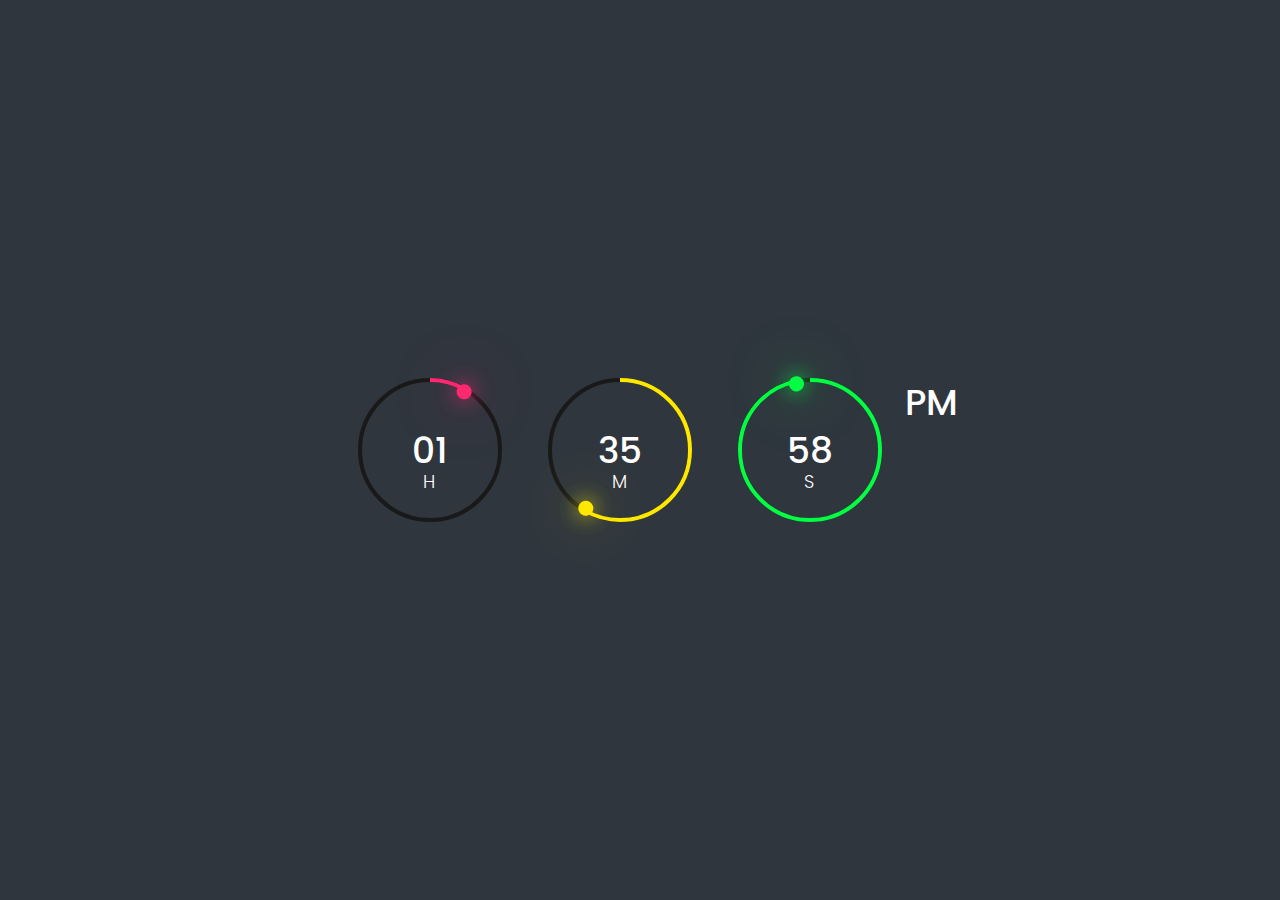
<file: 1/index.html>
<!-- Link：https://www.bilibili.com/video/BV1VF411u79N/ -->

<!DOCTYPE html>
<html lang="zh-CN">
<head>
  <meta charset="UTF-8">
  <meta http-equiv="X-UA-Compatible" content="IE=edge">
  <meta name="viewport" content="width=device-width, initial-scale=1.0">
  <title>数字时钟</title>
  <link rel="stylesheet" href="style.css">
</head>

<body>
  <div id="time">
    <div class="circle" style="--clr:#ff2972">
      <div class="dots hr_dot"></div>
      <svg>
        <circle cx="70" cy="70" r="70"></circle>
        <circle cx="70" cy="70" r="70" id="hh"></circle>
      </svg>
      <div id="hours">00</div>


    </div>
    <div class="circle"  style="--clr:#fee800">
      <div class="dots min_dot"></div>
      <svg>
        <circle cx="70" cy="70" r="70"></circle>
        <circle cx="70" cy="70" r="70" id="mm"></circle>
      </svg>
      <div id="minutes">00</div>
    </div>
    <div class="circle"  style="--clr:#04fc43">
      <div class="dots sec_dot"></div>
      <svg>
        <circle cx="70" cy="70" r="70"></circle>
        <circle cx="70" cy="70" r="70" id="ss"></circle>
      </svg>
      <div id="seconds">00</div>
    </div>
    <div class="ap">
      <div id="ampm">AM</div>
    </div>
  </div>

  <script>
    setInterval(() =>{
    let hours = document.getElementById('hours');
    let minutes = document.getElementById('minutes');
    let seconds = document.getElementById('seconds');
    let ampm = document.getElementById('ampm');

    let hh = document.getElementById('hh');
    let mm = document.getElementById('mm');
    let ss = document.getElementById('ss');

    let hr_dot = document.querySelector('.hr_dot');
    let min_dot = document.querySelector('.min_dot');
    let sec_dot = document.querySelector('.sec_dot');

    let h = new Date().getHours();
    let m = new Date().getMinutes();
    let s = new Date().getSeconds();
    let am = h >= 12 ? "PM" : "AM";

    if (h > 12){
      h = h-12;
    }
    h = (h < 10) ? "0" + h : h;
    m = (m < 10) ? "0" + m : m;
    s = (s < 10) ? "0" + s : s;

    hours.innerHTML = h + "<br><span>H</span>";
    minutes.innerHTML = m + "<br><span>M</span>";
    seconds.innerHTML = s + "<br><span>S</span>";;
    ampm.innerHTML = am;

    hh.style.strokeDashoffset = 440 - (440 * h) / 12;
    mm.style.strokeDashoffset = 440 - (440 * m) / 60;
    ss.style.strokeDashoffset = 440 - (440 * s) / 60;

    hr_dot.style.transform = `rotate(${h * 30}deg)`;
    min_dot.style.transform = `rotate(${m * 6}deg)`;
    sec_dot.style.transform = `rotate(${s * 6}deg)`;
  })
  </script>
</body>

</html>
</file>
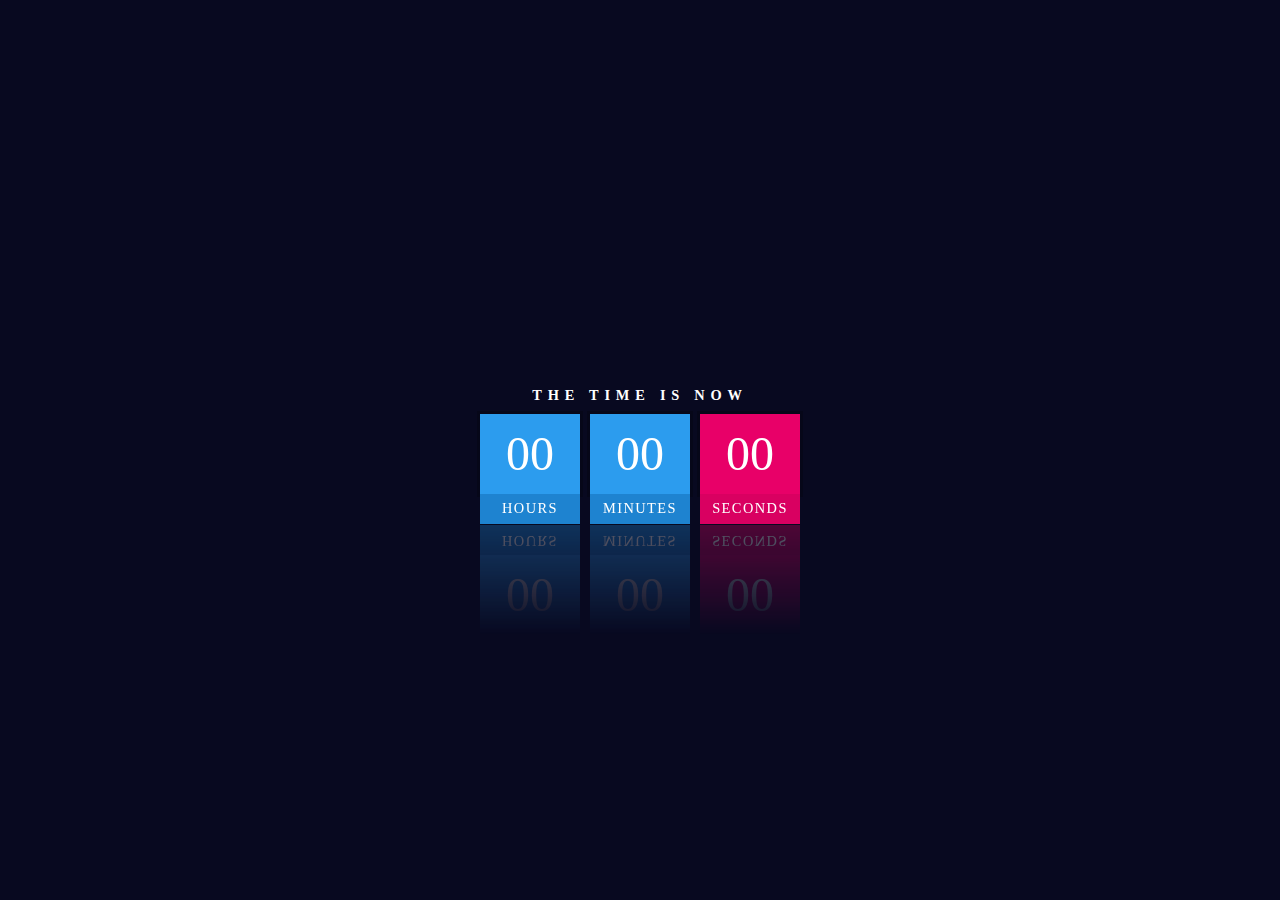
<file: 2/index.html>
<!DOCTYPE html>
<html lang="en">

<head>
    <meta charset="UTF-8">
    <meta http-equiv="X-UA-Compatible" content="IE=edge">
    <meta name="viewport" content="width=device-width, initial-scale=1.0">
    <title>数字时钟</title>
    <link rel="stylesheet" href="style.css">
    <script src="script.js"></script>
</head>

<body>
    <div id="clock">
        <h2>the time is now</h2>
        <div id="time">
            <div><span id="hour">00</span><span>Hours</span></div>
            <div><span id="min">00</span><span>Minutes</span></div>
            <div><span id="sec">00</span><span>Seconds</span></div>
        </div>
    </div>
</body>

</html>
</file>
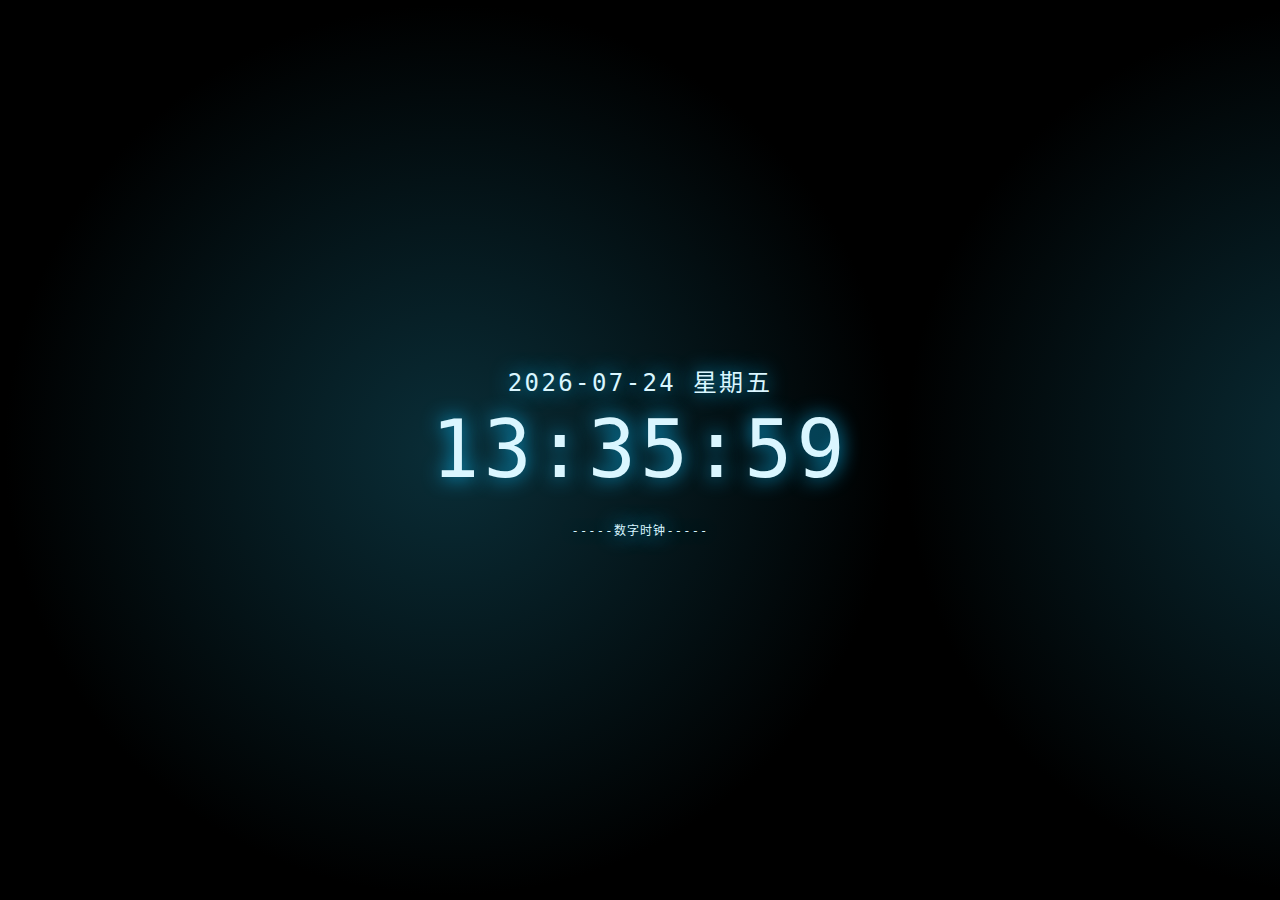
<file: 3/index.html>
<!DOCTYPE html>
<html lang="zh-CN">

<head>
  <meta charset="UTF-8">
  <meta http-equiv="X-UA-Compatible" content="IE=edge">
  <meta name="viewport" content="width=device-width, initial-scale=1.0">
  <title>数字时钟</title>
  <link type="text/css" href="style.css" rel="stylesheet" />

</head>

<body>
  <div id="clock">
    <p id="date" class="date"></p>
    <p id="time" class="time"></p>
    <p class="text">-----数字时钟-----</p>
  </div>

  <script>
    var week = ['星期日', '星期一', '星期二', '星期三', '星期四', '星期五', '星期六'];
    var timerID = setInterval(updateTime, 1000); // 每隔1秒执行一次
    updateTime();

    function updateTime() {
      var cd = new Date();
      document.getElementById("time").innerHTML = zeroPadding(cd.getHours(), 2) + ':' + zeroPadding(cd.getMinutes(),
        2) + ':' + zeroPadding(cd.getSeconds(), 2);
      document.getElementById("date").innerHTML = zeroPadding(cd.getFullYear(), 4) + '-' + zeroPadding(cd.getMonth() +
        1, 2) + '-' + zeroPadding(cd.getDate(), 2) + ' ' + week[cd.getDay()];
    };

    function zeroPadding(num, digit) {
      var zero = '';
      for (var i = 0; i < digit; i++) {
        zero += '0';
      }
      return (zero + num).slice(-digit);
    }
  </script>

</body>

</html>
</file>
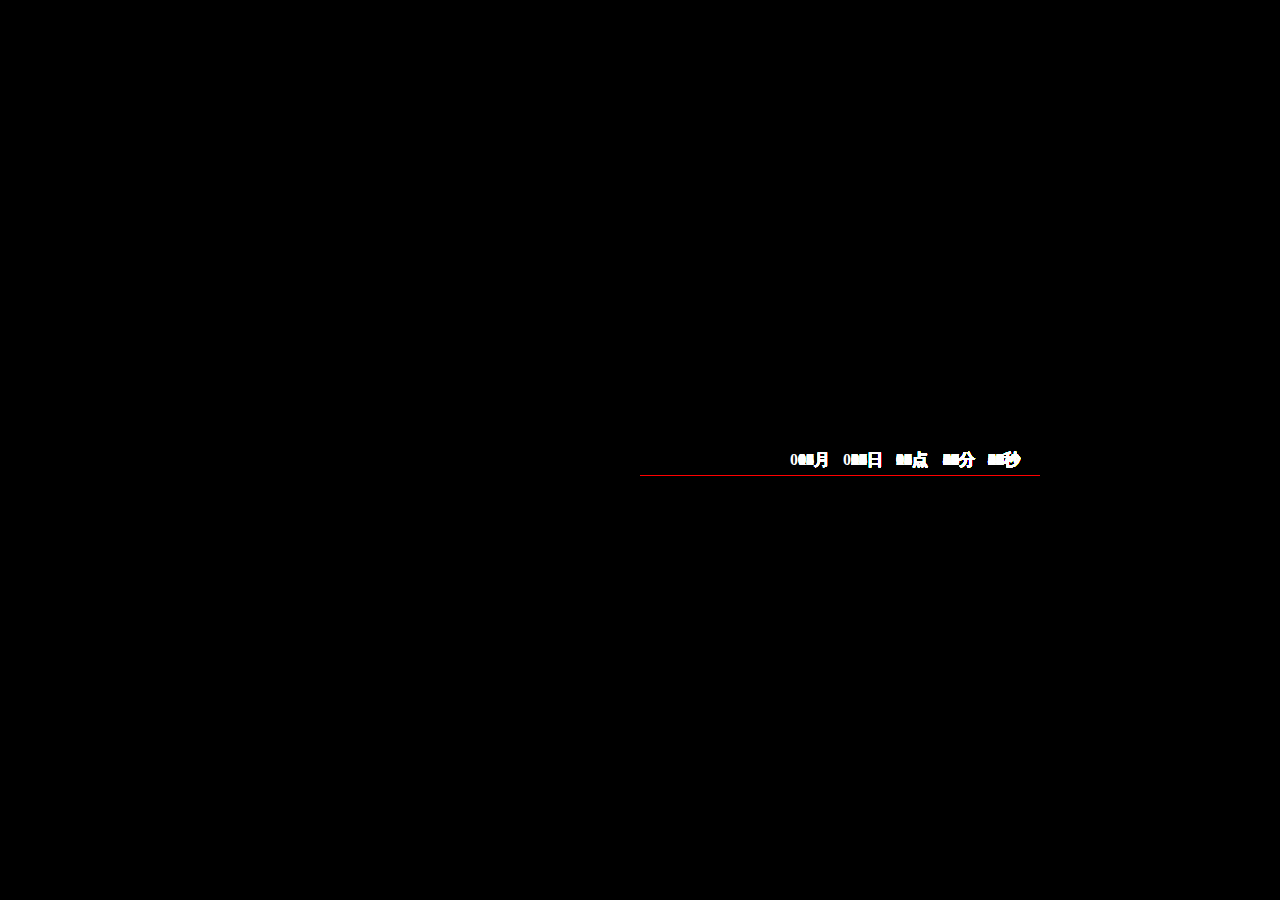
<file: 4/index.html>
<!DOCTYPE html>
<html lang="en">

<head>
	<meta charset="UTF-8">
	<meta http-equiv="X-UA-Compatible" content="IE=edge">
	<meta name="viewport" content="width=device-width, initial-scale=1.0">
	<title>轮盘时钟</title>
	<link rel="stylesheet" type="text/css" href="RouletteClock.css" />
	<script defer="true" src="RouletteClock.js" type="text/javascript" charset="utf-8"></script>
</head>


<body>
	<!-- up：爱写代码的北梦制作 -->
	<!-- <script type="text/javascript">alert("建议网页缩放比例到67%并且按F11全屏效果会更好");</script> -->
	<div class="out_kuang">
		<div class="miao">
			<ul class="miao_ul">

			</ul>
		</div>
		<div class="fen">
			<ul class="fen_ul">

			</ul>
		</div>
		<div class="shi">
			<ul class="shi_ul">

			</ul>
		</div>
		<div class="ri">
			<ul class="ri_ul">

			</ul>
		</div>
		<div class="yue">
			<ul class="yue_ul">

			</ul>
		</div>
		<div class="nian">

		</div>
	</div>
	<p></p>
</body>

</html>
</file>
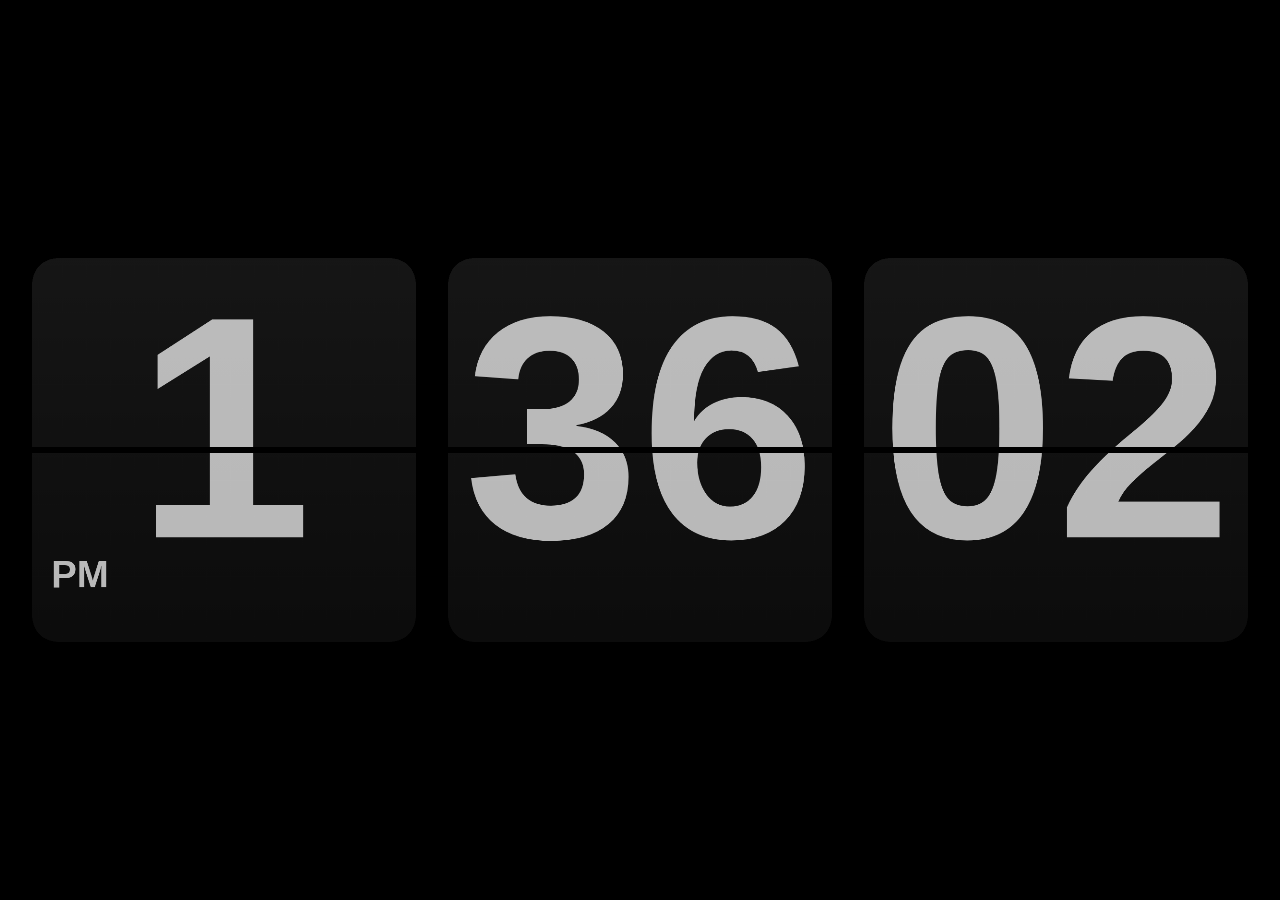
<file: clock.html>
<!DOCTYPE html>
<html lang="">

<head>
    <meta charset="utf-8">
    <meta http-equiv="X-UA-Compatible" content="IE=edge">
    <meta name="viewport" content="width=device-width,initial-scale=1">
    <link rel="icon" href="https://avatar.52pojie.cn/data/avatar/000/82/44/05_avatar_small.jpg">
    <title>Clock</title>
    <style>
        .clock {
            width: 240px;
            height: 240px
        }

        .clock_canva {
            width: 100%;
            height: 100%
        }

        .setbox {
            width: 200px;
            height: 200px
        }

        .setbox:hover .pic_set {
            opacity: 1
        }

        .set-warp {
            display: inline-block;
            padding: 20px 20px 12px 24px;
            margin-top: 94px;
            margin-left: 78px
        }

        .setting {
            width: 36px;
            height: 36px;
            padding: 8px
        }

        .setting:hover>div {
            transform: rotate(120deg)
        }

        .pic_set {
            width: 36px;
            height: 36px;
            background-image: url("[data-uri]");
            transition: all .5s ease-in-out;
            opacity: 0
        }

        .set_item {
            top: -208px;
            left: -256px;
            width: 432px;
            height: 312px;
            box-sizing: border-box;
            border-radius: 20px
        }

        .set_item,
        .set_item:before {
            position: absolute;
            background-color: #262729;
            border: 1px solid #666
        }

        .set_item:before {
            content: "";
            bottom: 0;
            right: 36px;
            width: 20px;
            height: 20px;
            border-top-color: transparent;
            border-left-color: transparent;
            transform: translateY(50%) rotate(45deg)
        }

        .setLoad {
            display: block !important;
            visibility: hidden
        }

        .slider {
            position: relative;
            width: 220px;
            cursor: pointer
        }

        .bar-line {
            left: 0;
            background: -webkit-linear-gradient(#fff, #fff) no-repeat, hsla(0, 0%, 100%, .25);
            background-size: 0 100%
        }

        .bar-line,
        .bar-line-right {
            position: absolute;
            top: 50%;
            transform: translateY(-50%)
        }

        .bar-line-right {
            right: 0;
            background-color: hsla(0, 0%, 100%, .25)
        }

        .bar-handle {
            position: absolute;
            top: 50%;
            transform: translateY(-50%);
            box-sizing: border-box;
            border: 4px solid #fff;
            background-color: #262729;
            border-radius: 50%;
            box-shadow: 0 0 0 4px #262729
        }

        .time-panel-box {
            height: 24px;
            padding: 16px 0;
            margin-right: 4px
        }

        .time-panel-box:hover .time-panel {
            overflow: visible
        }

        .time-panel {
            position: relative;
            background-color: #666;
            width: 48px;
            height: 24px;
            border-radius: 4px;
            line-height: 24px;
            text-align: center;
            overflow: hidden
        }

        .panel-down,
        .panel-up {
            position: absolute;
            left: 50%;
            width: 100%;
            transform: translateX(-50%);
            font-weight: 900;
            cursor: pointer
        }

        .panel-down:hover,
        .panel-up:hover {
            display: block
        }

        .panel-up {
            top: -100%;
            background-image: linear-gradient(0deg, rgba(38, 39, 41, 0), #262729 100%)
        }

        .panel-down {
            bottom: -100%;
            background-image: linear-gradient(180deg, rgba(38, 39, 41, 0), #262729)
        }

        .scroll-box {
            position: relative;
            top: -16px;
            height: 56px;
            overflow-y: scroll;
            color: #fff
        }

        .scroll-box::-webkit-scrollbar {
            display: none
        }

        .panel-item:after,
        .panel-item:before {
            content: "";
            display: block;
            height: 16px
        }

        body {
            margin: 0
        }

        ul {
            list-style: none
        }

        button,
        ul {
            margin: 0;
            padding: 0
        }

        button {
            border: none;
            outline-style: none
        }

        .bg {
            position: fixed;
            top: 0;
            bottom: 0;
            left: 0;
            right: 0;
            background-color: #000
        }

        .timer {
            position: absolute;
            top: 50%;
            width: 100%;
            transform: translateY(-50%);
            display: flex;
            justify-content: space-evenly
        }

        .timer_hm {
            width: 47.5vw;
            height: 47.5vw
        }

        .timer_hms {
            width: 30vw;
            height: 30vw
        }

        .watchBtn {
            position: absolute;
            width: 100%;
            height: 100%;
            background-color: hsla(0, 0%, 100%, .1);
            text-align: center;
            opacity: 0;
            transition: all .3s;
            cursor: pointer
        }

        .watchBtn:hover {
            opacity: 1
        }

        .watchBtn:active {
            background-color: hsla(0, 0%, 100%, 0)
        }

        .watchBtn>div {
            position: absolute;
            left: 50%;
            transform: translate(-50%, -50%)
        }

        .watchBtn>div:first-child {
            font-size: 180px;
            top: 46%
        }

        .watchBtn>div:last-child {
            top: 90%
        }

        .set_box {
            position: fixed;
            bottom: 0;
            right: 0
        }

        .set_box_inner {
            padding: 20px;
            padding-bottom: 0;
            color: #fff;
            font-size: 18px
        }

        .set_box_inner>li {
            display: flex;
            align-items: center;
            margin-bottom: 8px
        }

        .setName {
            width: 116px;
            margin-right: 12px;
            text-align: right
        }

        .pickItem {
            display: flex;
            text-align: center;
            border-radius: 6px;
            cursor: pointer
        }

        .pickItem>li {
            box-sizing: border-box;
            width: 60px;
            height: 24px;
            line-height: 22px;
            border: 1px solid #666;
            border-right: 0
        }

        .pickItem>li:first-child {
            border-top-left-radius: inherit;
            border-bottom-left-radius: inherit
        }

        .pickItem>li:last-child {
            border-right: 1px solid #666;
            border-top-right-radius: inherit;
            border-bottom-right-radius: inherit
        }

        .pick-active {
            color: #333;
            background-color: #fff
        }

        .timerBtn {
            box-sizing: border-box;
            width: 60px;
            height: 24px;
            border-radius: 4px;
            margin-right: 6px;
            background-color: #fff;
            color: #1c1c1c;
            font-size: 16px;
            cursor: pointer
        }

        .timerBtn:active {
            background-color: #ddd
        }

        .startBtn {
            background-color: #666;
            color: #fff
        }

        .startBtn:active {
            background-color: #555
        }

        .iconCancel,
        .iconTime,
        .iconTomato {
            display: inline-block;
            width: 20px;
            height: 20px;
            vertical-align: middle;
            background-size: contain
        }

        .iconTime {
            background-image: url("[data-uri]")
        }

        .iconTomato {
            margin-top: -3px;
            background-image: url("[data-uri]")
        }

        .iconCancel {
            background-image: url("[data-uri]")
        }
    </style>
</head>

<body><noscript><strong>We're sorry but timer doesn't work properly without JavaScript enabled. Please enable it to
            continue.</strong></noscript>
    <div id="app"></div>
    <script>(window["webpackJsonp"] = window["webpackJsonp"] || []).push([["chunk-vendors"], { "00ee": function (e, t, n) { var r = n("b622"), o = r("toStringTag"), c = {}; c[o] = "z", e.exports = "[object z]" === String(c) }, "0366": function (e, t, n) { var r = n("1c0b"); e.exports = function (e, t, n) { if (r(e), void 0 === t) return e; switch (n) { case 0: return function () { return e.call(t) }; case 1: return function (n) { return e.call(t, n) }; case 2: return function (n, r) { return e.call(t, n, r) }; case 3: return function (n, r, o) { return e.call(t, n, r, o) } }return function () { return e.apply(t, arguments) } } }, "057f": function (e, t, n) { var r = n("fc6a"), o = n("241c").f, c = {}.toString, i = "object" == typeof window && window && Object.getOwnPropertyNames ? Object.getOwnPropertyNames(window) : [], s = function (e) { try { return o(e) } catch (t) { return i.slice() } }; e.exports.f = function (e) { return i && "[object Window]" == c.call(e) ? s(e) : o(r(e)) } }, "06cf": function (e, t, n) { var r = n("83ab"), o = n("d1e7"), c = n("5c6c"), i = n("fc6a"), s = n("c04e"), u = n("5135"), a = n("0cfb"), l = Object.getOwnPropertyDescriptor; t.f = r ? l : function (e, t) { if (e = i(e), t = s(t, !0), a) try { return l(e, t) } catch (n) { } if (u(e, t)) return c(!o.f.call(e, t), e[t]) } }, "0cfb": function (e, t, n) { var r = n("83ab"), o = n("d039"), c = n("cc12"); e.exports = !r && !o((function () { return 7 != Object.defineProperty(c("div"), "a", { get: function () { return 7 } }).a })) }, "14c3": function (e, t, n) { var r = n("c6b6"), o = n("9263"); e.exports = function (e, t) { var n = e.exec; if ("function" === typeof n) { var c = n.call(e, t); if ("object" !== typeof c) throw TypeError("RegExp exec method returned something other than an Object or null"); return c } if ("RegExp" !== r(e)) throw TypeError("RegExp#exec called on incompatible receiver"); return o.call(e, t) } }, "159b": function (e, t, n) { var r = n("da84"), o = n("fdbc"), c = n("17c2"), i = n("9112"); for (var s in o) { var u = r[s], a = u && u.prototype; if (a && a.forEach !== c) try { i(a, "forEach", c) } catch (l) { a.forEach = c } } }, "17c2": function (e, t, n) { "use strict"; var r = n("b727").forEach, o = n("a640"), c = n("ae40"), i = o("forEach"), s = c("forEach"); e.exports = i && s ? [].forEach : function (e) { return r(this, e, arguments.length > 1 ? arguments[1] : void 0) } }, "19aa": function (e, t) { e.exports = function (e, t, n) { if (!(e instanceof t)) throw TypeError("Incorrect " + (n ? n + " " : "") + "invocation"); return e } }, "1be4": function (e, t, n) { var r = n("d066"); e.exports = r("document", "documentElement") }, "1c0b": function (e, t) { e.exports = function (e) { if ("function" != typeof e) throw TypeError(String(e) + " is not a function"); return e } }, "1c7e": function (e, t, n) { var r = n("b622"), o = r("iterator"), c = !1; try { var i = 0, s = { next: function () { return { done: !!i++ } }, return: function () { c = !0 } }; s[o] = function () { return this }, Array.from(s, (function () { throw 2 })) } catch (u) { } e.exports = function (e, t) { if (!t && !c) return !1; var n = !1; try { var r = {}; r[o] = function () { return { next: function () { return { done: n = !0 } } } }, e(r) } catch (u) { } return n } }, "1cdc": function (e, t, n) { var r = n("342f"); e.exports = /(iphone|ipod|ipad).*applewebkit/i.test(r) }, "1d80": function (e, t) { e.exports = function (e) { if (void 0 == e) throw TypeError("Can't call method on " + e); return e } }, "1dde": function (e, t, n) { var r = n("d039"), o = n("b622"), c = n("2d00"), i = o("species"); e.exports = function (e) { return c >= 51 || !r((function () { var t = [], n = t.constructor = {}; return n[i] = function () { return { foo: 1 } }, 1 !== t[e](Boolean).foo })) } }, 2266: function (e, t, n) { var r = n("825a"), o = n("e95a"), c = n("50c4"), i = n("0366"), s = n("35a1"), u = n("2a62"), a = function (e, t) { this.stopped = e, this.result = t }; e.exports = function (e, t, n) { var l, f, p, d, h, b, v, g = n && n.that, y = !(!n || !n.AS_ENTRIES), m = !(!n || !n.IS_ITERATOR), O = !(!n || !n.INTERRUPTED), j = i(t, g, 1 + y + O), x = function (e) { return l && u(l), new a(!0, e) }, _ = function (e) { return y ? (r(e), O ? j(e[0], e[1], x) : j(e[0], e[1])) : O ? j(e, x) : j(e) }; if (m) l = e; else { if (f = s(e), "function" != typeof f) throw TypeError("Target is not iterable"); if (o(f)) { for (p = 0, d = c(e.length); d > p; p++)if (h = _(e[p]), h && h instanceof a) return h; return new a(!1) } l = f.call(e) } b = l.next; while (!(v = b.call(l)).done) { try { h = _(v.value) } catch (w) { throw u(l), w } if ("object" == typeof h && h && h instanceof a) return h } return new a(!1) } }, "23cb": function (e, t, n) { var r = n("a691"), o = Math.max, c = Math.min; e.exports = function (e, t) { var n = r(e); return n < 0 ? o(n + t, 0) : c(n, t) } }, "23e7": function (e, t, n) { var r = n("da84"), o = n("06cf").f, c = n("9112"), i = n("6eeb"), s = n("ce4e"), u = n("e893"), a = n("94ca"); e.exports = function (e, t) { var n, l, f, p, d, h, b = e.target, v = e.global, g = e.stat; if (l = v ? r : g ? r[b] || s(b, {}) : (r[b] || {}).prototype, l) for (f in t) { if (d = t[f], e.noTargetGet ? (h = o(l, f), p = h && h.value) : p = l[f], n = a(v ? f : b + (g ? "." : "#") + f, e.forced), !n && void 0 !== p) { if (typeof d === typeof p) continue; u(d, p) } (e.sham || p && p.sham) && c(d, "sham", !0), i(l, f, d, e) } } }, "241c": function (e, t, n) { var r = n("ca84"), o = n("7839"), c = o.concat("length", "prototype"); t.f = Object.getOwnPropertyNames || function (e) { return r(e, c) } }, "25f0": function (e, t, n) { "use strict"; var r = n("6eeb"), o = n("825a"), c = n("d039"), i = n("ad6d"), s = "toString", u = RegExp.prototype, a = u[s], l = c((function () { return "/a/b" != a.call({ source: "a", flags: "b" }) })), f = a.name != s; (l || f) && r(RegExp.prototype, s, (function () { var e = o(this), t = String(e.source), n = e.flags, r = String(void 0 === n && e instanceof RegExp && !("flags" in u) ? i.call(e) : n); return "/" + t + "/" + r }), { unsafe: !0 }) }, 2626: function (e, t, n) { "use strict"; var r = n("d066"), o = n("9bf2"), c = n("b622"), i = n("83ab"), s = c("species"); e.exports = function (e) { var t = r(e), n = o.f; i && t && !t[s] && n(t, s, { configurable: !0, get: function () { return this } }) } }, "2a62": function (e, t, n) { var r = n("825a"); e.exports = function (e) { var t = e["return"]; if (void 0 !== t) return r(t.call(e)).value } }, "2cf4": function (e, t, n) { var r, o, c, i = n("da84"), s = n("d039"), u = n("0366"), a = n("1be4"), l = n("cc12"), f = n("1cdc"), p = n("605d"), d = i.location, h = i.setImmediate, b = i.clearImmediate, v = i.process, g = i.MessageChannel, y = i.Dispatch, m = 0, O = {}, j = "onreadystatechange", x = function (e) { if (O.hasOwnProperty(e)) { var t = O[e]; delete O[e], t() } }, _ = function (e) { return function () { x(e) } }, w = function (e) { x(e.data) }, S = function (e) { i.postMessage(e + "", d.protocol + "//" + d.host) }; h && b || (h = function (e) { var t = [], n = 1; while (arguments.length > n) t.push(arguments[n++]); return O[++m] = function () { ("function" == typeof e ? e : Function(e)).apply(void 0, t) }, r(m), m }, b = function (e) { delete O[e] }, p ? r = function (e) { v.nextTick(_(e)) } : y && y.now ? r = function (e) { y.now(_(e)) } : g && !f ? (o = new g, c = o.port2, o.port1.onmessage = w, r = u(c.postMessage, c, 1)) : i.addEventListener && "function" == typeof postMessage && !i.importScripts && d && "file:" !== d.protocol && !s(S) ? (r = S, i.addEventListener("message", w, !1)) : r = j in l("script") ? function (e) { a.appendChild(l("script"))[j] = function () { a.removeChild(this), x(e) } } : function (e) { setTimeout(_(e), 0) }), e.exports = { set: h, clear: b } }, "2d00": function (e, t, n) { var r, o, c = n("da84"), i = n("342f"), s = c.process, u = s && s.versions, a = u && u.v8; a ? (r = a.split("."), o = r[0] + r[1]) : i && (r = i.match(/Edge\/(\d+)/), (!r || r[1] >= 74) && (r = i.match(/Chrome\/(\d+)/), r && (o = r[1]))), e.exports = o && +o }, "342f": function (e, t, n) { var r = n("d066"); e.exports = r("navigator", "userAgent") || "" }, "35a1": function (e, t, n) { var r = n("f5df"), o = n("3f8c"), c = n("b622"), i = c("iterator"); e.exports = function (e) { if (void 0 != e) return e[i] || e["@@iterator"] || o[r(e)] } }, "37e8": function (e, t, n) { var r = n("83ab"), o = n("9bf2"), c = n("825a"), i = n("df75"); e.exports = r ? Object.defineProperties : function (e, t) { c(e); var n, r = i(t), s = r.length, u = 0; while (s > u) o.f(e, n = r[u++], t[n]); return e } }, "3bbe": function (e, t, n) { var r = n("861d"); e.exports = function (e) { if (!r(e) && null !== e) throw TypeError("Can't set " + String(e) + " as a prototype"); return e } }, "3f8c": function (e, t) { e.exports = {} }, 4160: function (e, t, n) { "use strict"; var r = n("23e7"), o = n("17c2"); r({ target: "Array", proto: !0, forced: [].forEach != o }, { forEach: o }) }, "428f": function (e, t, n) { var r = n("da84"); e.exports = r }, "44ad": function (e, t, n) { var r = n("d039"), o = n("c6b6"), c = "".split; e.exports = r((function () { return !Object("z").propertyIsEnumerable(0) })) ? function (e) { return "String" == o(e) ? c.call(e, "") : Object(e) } : Object }, "44d2": function (e, t, n) { var r = n("b622"), o = n("7c73"), c = n("9bf2"), i = r("unscopables"), s = Array.prototype; void 0 == s[i] && c.f(s, i, { configurable: !0, value: o(null) }), e.exports = function (e) { s[i][e] = !0 } }, "44de": function (e, t, n) { var r = n("da84"); e.exports = function (e, t) { var n = r.console; n && n.error && (1 === arguments.length ? n.error(e) : n.error(e, t)) } }, "466d": function (e, t, n) { "use strict"; var r = n("d784"), o = n("825a"), c = n("50c4"), i = n("1d80"), s = n("8aa5"), u = n("14c3"); r("match", 1, (function (e, t, n) { return [function (t) { var n = i(this), r = void 0 == t ? void 0 : t[e]; return void 0 !== r ? r.call(t, n) : new RegExp(t)[e](String(n)) }, function (e) { var r = n(t, e, this); if (r.done) return r.value; var i = o(e), a = String(this); if (!i.global) return u(i, a); var l = i.unicode; i.lastIndex = 0; var f, p = [], d = 0; while (null !== (f = u(i, a))) { var h = String(f[0]); p[d] = h, "" === h && (i.lastIndex = s(a, c(i.lastIndex), l)), d++ } return 0 === d ? null : p }] })) }, 4840: function (e, t, n) { var r = n("825a"), o = n("1c0b"), c = n("b622"), i = c("species"); e.exports = function (e, t) { var n, c = r(e).constructor; return void 0 === c || void 0 == (n = r(c)[i]) ? t : o(n) } }, 4930: function (e, t, n) { var r = n("d039"); e.exports = !!Object.getOwnPropertySymbols && !r((function () { return !String(Symbol()) })) }, "4d64": function (e, t, n) { var r = n("fc6a"), o = n("50c4"), c = n("23cb"), i = function (e) { return function (t, n, i) { var s, u = r(t), a = o(u.length), l = c(i, a); if (e && n != n) { while (a > l) if (s = u[l++], s != s) return !0 } else for (; a > l; l++)if ((e || l in u) && u[l] === n) return e || l || 0; return !e && -1 } }; e.exports = { includes: i(!0), indexOf: i(!1) } }, "4de4": function (e, t, n) { "use strict"; var r = n("23e7"), o = n("b727").filter, c = n("1dde"), i = n("ae40"), s = c("filter"), u = i("filter"); r({ target: "Array", proto: !0, forced: !s || !u }, { filter: function (e) { return o(this, e, arguments.length > 1 ? arguments[1] : void 0) } }) }, "50c4": function (e, t, n) { var r = n("a691"), o = Math.min; e.exports = function (e) { return e > 0 ? o(r(e), 9007199254740991) : 0 } }, 5135: function (e, t) { var n = {}.hasOwnProperty; e.exports = function (e, t) { return n.call(e, t) } }, 5530: function (e, t, n) { "use strict"; n.d(t, "a", (function () { return c })); n("a4d3"), n("4de4"), n("4160"), n("e439"), n("dbb4"), n("b64b"), n("159b"); function r(e, t, n) { return t in e ? Object.defineProperty(e, t, { value: n, enumerable: !0, configurable: !0, writable: !0 }) : e[t] = n, e } function o(e, t) { var n = Object.keys(e); if (Object.getOwnPropertySymbols) { var r = Object.getOwnPropertySymbols(e); t && (r = r.filter((function (t) { return Object.getOwnPropertyDescriptor(e, t).enumerable }))), n.push.apply(n, r) } return n } function c(e) { for (var t = 1; t < arguments.length; t++) { var n = null != arguments[t] ? arguments[t] : {}; t % 2 ? o(Object(n), !0).forEach((function (t) { r(e, t, n[t]) })) : Object.getOwnPropertyDescriptors ? Object.defineProperties(e, Object.getOwnPropertyDescriptors(n)) : o(Object(n)).forEach((function (t) { Object.defineProperty(e, t, Object.getOwnPropertyDescriptor(n, t)) })) } return e } }, 5692: function (e, t, n) { var r = n("c430"), o = n("c6cd"); (e.exports = function (e, t) { return o[e] || (o[e] = void 0 !== t ? t : {}) })("versions", []).push({ version: "3.8.3", mode: r ? "pure" : "global", copyright: "© 2021 Denis Pushkarev (zloirock.ru)" }) }, "56ef": function (e, t, n) { var r = n("d066"), o = n("241c"), c = n("7418"), i = n("825a"); e.exports = r("Reflect", "ownKeys") || function (e) { var t = o.f(i(e)), n = c.f; return n ? t.concat(n(e)) : t } }, 5899: function (e, t) { e.exports = "\t\n\v\f\r                　\u2028\u2029\ufeff" }, "58a8": function (e, t, n) { var r = n("1d80"), o = n("5899"), c = "[" + o + "]", i = RegExp("^" + c + c + "*"), s = RegExp(c + c + "*$"), u = function (e) { return function (t) { var n = String(r(t)); return 1 & e && (n = n.replace(i, "")), 2 & e && (n = n.replace(s, "")), n } }; e.exports = { start: u(1), end: u(2), trim: u(3) } }, "5c6c": function (e, t) { e.exports = function (e, t) { return { enumerable: !(1 & e), configurable: !(2 & e), writable: !(4 & e), value: t } } }, "605d": function (e, t, n) { var r = n("c6b6"), o = n("da84"); e.exports = "process" == r(o.process) }, "60da": function (e, t, n) { "use strict"; var r = n("83ab"), o = n("d039"), c = n("df75"), i = n("7418"), s = n("d1e7"), u = n("7b0b"), a = n("44ad"), l = Object.assign, f = Object.defineProperty; e.exports = !l || o((function () { if (r && 1 !== l({ b: 1 }, l(f({}, "a", { enumerable: !0, get: function () { f(this, "b", { value: 3, enumerable: !1 }) } }), { b: 2 })).b) return !0; var e = {}, t = {}, n = Symbol(), o = "abcdefghijklmnopqrst"; return e[n] = 7, o.split("").forEach((function (e) { t[e] = e })), 7 != l({}, e)[n] || c(l({}, t)).join("") != o })) ? function (e, t) { var n = u(e), o = arguments.length, l = 1, f = i.f, p = s.f; while (o > l) { var d, h = a(arguments[l++]), b = f ? c(h).concat(f(h)) : c(h), v = b.length, g = 0; while (v > g) d = b[g++], r && !p.call(h, d) || (n[d] = h[d]) } return n } : l }, 6547: function (e, t, n) { var r = n("a691"), o = n("1d80"), c = function (e) { return function (t, n) { var c, i, s = String(o(t)), u = r(n), a = s.length; return u < 0 || u >= a ? e ? "" : void 0 : (c = s.charCodeAt(u), c < 55296 || c > 56319 || u + 1 === a || (i = s.charCodeAt(u + 1)) < 56320 || i > 57343 ? e ? s.charAt(u) : c : e ? s.slice(u, u + 2) : i - 56320 + (c - 55296 << 10) + 65536) } }; e.exports = { codeAt: c(!1), charAt: c(!0) } }, "65f0": function (e, t, n) { var r = n("861d"), o = n("e8b5"), c = n("b622"), i = c("species"); e.exports = function (e, t) { var n; return o(e) && (n = e.constructor, "function" != typeof n || n !== Array && !o(n.prototype) ? r(n) && (n = n[i], null === n && (n = void 0)) : n = void 0), new (void 0 === n ? Array : n)(0 === t ? 0 : t) } }, "69f3": function (e, t, n) { var r, o, c, i = n("7f9a"), s = n("da84"), u = n("861d"), a = n("9112"), l = n("5135"), f = n("c6cd"), p = n("f772"), d = n("d012"), h = s.WeakMap, b = function (e) { return c(e) ? o(e) : r(e, {}) }, v = function (e) { return function (t) { var n; if (!u(t) || (n = o(t)).type !== e) throw TypeError("Incompatible receiver, " + e + " required"); return n } }; if (i) { var g = f.state || (f.state = new h), y = g.get, m = g.has, O = g.set; r = function (e, t) { return t.facade = e, O.call(g, e, t), t }, o = function (e) { return y.call(g, e) || {} }, c = function (e) { return m.call(g, e) } } else { var j = p("state"); d[j] = !0, r = function (e, t) { return t.facade = e, a(e, j, t), t }, o = function (e) { return l(e, j) ? e[j] : {} }, c = function (e) { return l(e, j) } } e.exports = { set: r, get: o, has: c, enforce: b, getterFor: v } }, "6eeb": function (e, t, n) { var r = n("da84"), o = n("9112"), c = n("5135"), i = n("ce4e"), s = n("8925"), u = n("69f3"), a = u.get, l = u.enforce, f = String(String).split("String"); (e.exports = function (e, t, n, s) { var u, a = !!s && !!s.unsafe, p = !!s && !!s.enumerable, d = !!s && !!s.noTargetGet; "function" == typeof n && ("string" != typeof t || c(n, "name") || o(n, "name", t), u = l(n), u.source || (u.source = f.join("string" == typeof t ? t : ""))), e !== r ? (a ? !d && e[t] && (p = !0) : delete e[t], p ? e[t] = n : o(e, t, n)) : p ? e[t] = n : i(t, n) })(Function.prototype, "toString", (function () { return "function" == typeof this && a(this).source || s(this) })) }, 7156: function (e, t, n) { var r = n("861d"), o = n("d2bb"); e.exports = function (e, t, n) { var c, i; return o && "function" == typeof (c = t.constructor) && c !== n && r(i = c.prototype) && i !== n.prototype && o(e, i), e } }, 7418: function (e, t) { t.f = Object.getOwnPropertySymbols }, "746f": function (e, t, n) { var r = n("428f"), o = n("5135"), c = n("e538"), i = n("9bf2").f; e.exports = function (e) { var t = r.Symbol || (r.Symbol = {}); o(t, e) || i(t, e, { value: c.f(e) }) } }, 7839: function (e, t) { e.exports = ["constructor", "hasOwnProperty", "isPrototypeOf", "propertyIsEnumerable", "toLocaleString", "toString", "valueOf"] }, "7a23": function (e, t, n) { "use strict"; n.d(t, "h", (function () { return le })), n.d(t, "i", (function () { return Oe })), n.d(t, "n", (function () { return Ee })), n.d(t, "m", (function () { return r["J"] })), n.d(t, "a", (function () { return Hn })), n.d(t, "c", (function () { return tr })), n.d(t, "d", (function () { return fr })), n.d(t, "e", (function () { return sr })), n.d(t, "f", (function () { return Ut })), n.d(t, "g", (function () { return Qn })), n.d(t, "j", (function () { return Xr })), n.d(t, "k", (function () { return _t })), n.d(t, "l", (function () { return $n })), n.d(t, "q", (function () { return Kt })), n.d(t, "r", (function () { return St })), n.d(t, "s", (function () { return wn })), n.d(t, "b", (function () { return rc })), n.d(t, "o", (function () { return Ko })), n.d(t, "p", (function () { return Qo })); var r = n("9ff4"); const o = new WeakMap, c = []; let i; const s = Symbol(""), u = Symbol(""); function a(e) { return e && !0 === e._isEffect } function l(e, t = r["b"]) { a(e) && (e = e.raw); const n = d(e, t); return t.lazy || n(), n } function f(e) { e.active && (h(e), e.options.onStop && e.options.onStop(), e.active = !1) } let p = 0; function d(e, t) { const n = function () { if (!n.active) return t.scheduler ? void 0 : e(); if (!c.includes(n)) { h(n); try { return y(), c.push(n), i = n, e() } finally { c.pop(), m(), i = c[c.length - 1] } } }; return n.id = p++, n.allowRecurse = !!t.allowRecurse, n._isEffect = !0, n.active = !0, n.raw = e, n.deps = [], n.options = t, n } function h(e) { const { deps: t } = e; if (t.length) { for (let n = 0; n < t.length; n++)t[n].delete(e); t.length = 0 } } let b = !0; const v = []; function g() { v.push(b), b = !1 } function y() { v.push(b), b = !0 } function m() { const e = v.pop(); b = void 0 === e || e } function O(e, t, n) { if (!b || void 0 === i) return; let r = o.get(e); r || o.set(e, r = new Map); let c = r.get(n); c || r.set(n, c = new Set), c.has(i) || (c.add(i), i.deps.push(c)) } function j(e, t, n, c, a, l) { const f = o.get(e); if (!f) return; const p = new Set, d = e => { e && e.forEach(e => { (e !== i || e.allowRecurse) && p.add(e) }) }; if ("clear" === t) f.forEach(d); else if ("length" === n && Object(r["n"])(e)) f.forEach((e, t) => { ("length" === t || t >= c) && d(e) }); else switch (void 0 !== n && d(f.get(n)), t) { case "add": Object(r["n"])(e) ? Object(r["r"])(n) && d(f.get("length")) : (d(f.get(s)), Object(r["s"])(e) && d(f.get(u))); break; case "delete": Object(r["n"])(e) || (d(f.get(s)), Object(r["s"])(e) && d(f.get(u))); break; case "set": Object(r["s"])(e) && d(f.get(s)); break }const h = e => { e.options.scheduler ? e.options.scheduler(e) : e() }; p.forEach(h) } const x = new Set(Object.getOwnPropertyNames(Symbol).map(e => Symbol[e]).filter(r["C"])), _ = k(), w = k(!1, !0), S = k(!0), E = k(!0, !0), C = {}; function k(e = !1, t = !1) { return function (n, o, c) { if ("__v_isReactive" === o) return !e; if ("__v_isReadonly" === o) return e; if ("__v_raw" === o && c === (e ? se : ie).get(n)) return n; const i = Object(r["n"])(n); if (!e && i && Object(r["k"])(C, o)) return Reflect.get(C, o, c); const s = Reflect.get(n, o, c); if (Object(r["C"])(o) ? x.has(o) : "__proto__" === o || "__v_isRef" === o) return s; if (e || O(n, "get", o), t) return s; if (me(s)) { const e = !i || !Object(r["r"])(o); return e ? s.value : s } return Object(r["u"])(s) ? e ? pe(s) : le(s) : s } } ["includes", "indexOf", "lastIndexOf"].forEach(e => { const t = Array.prototype[e]; C[e] = function (...e) { const n = ge(this); for (let t = 0, o = this.length; t < o; t++)O(n, "get", t + ""); const r = t.apply(n, e); return -1 === r || !1 === r ? t.apply(n, e.map(ge)) : r } }), ["push", "pop", "shift", "unshift", "splice"].forEach(e => { const t = Array.prototype[e]; C[e] = function (...e) { g(); const n = t.apply(this, e); return m(), n } }); const A = P(), T = P(!0); function P(e = !1) { return function (t, n, o, c) { const i = t[n]; if (!e && (o = ge(o), !Object(r["n"])(t) && me(i) && !me(o))) return i.value = o, !0; const s = Object(r["n"])(t) && Object(r["r"])(n) ? Number(n) < t.length : Object(r["k"])(t, n), u = Reflect.set(t, n, o, c); return t === ge(c) && (s ? Object(r["j"])(o, i) && j(t, "set", n, o, i) : j(t, "add", n, o)), u } } function F(e, t) { const n = Object(r["k"])(e, t), o = e[t], c = Reflect.deleteProperty(e, t); return c && n && j(e, "delete", t, void 0, o), c } function I(e, t) { const n = Reflect.has(e, t); return Object(r["C"])(t) && x.has(t) || O(e, "has", t), n } function R(e) { return O(e, "iterate", Object(r["n"])(e) ? "length" : s), Reflect.ownKeys(e) } const L = { get: _, set: A, deleteProperty: F, has: I, ownKeys: R }, M = { get: S, set(e, t) { return !0 }, deleteProperty(e, t) { return !0 } }, N = Object(r["h"])({}, L, { get: w, set: T }), B = (Object(r["h"])({}, M, { get: E }), e => Object(r["u"])(e) ? le(e) : e), U = e => Object(r["u"])(e) ? pe(e) : e, V = e => e, D = e => Reflect.getPrototypeOf(e); function $(e, t, n = !1, r = !1) { e = e["__v_raw"]; const o = ge(e), c = ge(t); t !== c && !n && O(o, "get", t), !n && O(o, "get", c); const { has: i } = D(o), s = n ? U : r ? V : B; return i.call(o, t) ? s(e.get(t)) : i.call(o, c) ? s(e.get(c)) : void 0 } function G(e, t = !1) { const n = this["__v_raw"], r = ge(n), o = ge(e); return e !== o && !t && O(r, "has", e), !t && O(r, "has", o), e === o ? n.has(e) : n.has(e) || n.has(o) } function z(e, t = !1) { return e = e["__v_raw"], !t && O(ge(e), "iterate", s), Reflect.get(e, "size", e) } function W(e) { e = ge(e); const t = ge(this), n = D(t), r = n.has.call(t, e); return t.add(e), r || j(t, "add", e, e), this } function H(e, t) { t = ge(t); const n = ge(this), { has: o, get: c } = D(n); let i = o.call(n, e); i || (e = ge(e), i = o.call(n, e)); const s = c.call(n, e); return n.set(e, t), i ? Object(r["j"])(t, s) && j(n, "set", e, t, s) : j(n, "add", e, t), this } function q(e) { const t = ge(this), { has: n, get: r } = D(t); let o = n.call(t, e); o || (e = ge(e), o = n.call(t, e)); const c = r ? r.call(t, e) : void 0, i = t.delete(e); return o && j(t, "delete", e, void 0, c), i } function K() { const e = ge(this), t = 0 !== e.size, n = void 0, r = e.clear(); return t && j(e, "clear", void 0, void 0, n), r } function J(e, t) { return function (n, r) { const o = this, c = o["__v_raw"], i = ge(c), u = e ? U : t ? V : B; return !e && O(i, "iterate", s), c.forEach((e, t) => n.call(r, u(e), u(t), o)) } } function Y(e, t, n) { return function (...o) { const c = this["__v_raw"], i = ge(c), a = Object(r["s"])(i), l = "entries" === e || e === Symbol.iterator && a, f = "keys" === e && a, p = c[e](...o), d = t ? U : n ? V : B; return !t && O(i, "iterate", f ? u : s), { next() { const { value: e, done: t } = p.next(); return t ? { value: e, done: t } : { value: l ? [d(e[0]), d(e[1])] : d(e), done: t } }, [Symbol.iterator]() { return this } } } } function X(e) { return function (...t) { return "delete" !== e && this } } const Q = { get(e) { return $(this, e) }, get size() { return z(this) }, has: G, add: W, set: H, delete: q, clear: K, forEach: J(!1, !1) }, Z = { get(e) { return $(this, e, !1, !0) }, get size() { return z(this) }, has: G, add: W, set: H, delete: q, clear: K, forEach: J(!1, !0) }, ee = { get(e) { return $(this, e, !0) }, get size() { return z(this, !0) }, has(e) { return G.call(this, e, !0) }, add: X("add"), set: X("set"), delete: X("delete"), clear: X("clear"), forEach: J(!0, !1) }, te = ["keys", "values", "entries", Symbol.iterator]; function ne(e, t) { const n = t ? Z : e ? ee : Q; return (t, o, c) => "__v_isReactive" === o ? !e : "__v_isReadonly" === o ? e : "__v_raw" === o ? t : Reflect.get(Object(r["k"])(n, o) && o in t ? n : t, o, c) } te.forEach(e => { Q[e] = Y(e, !1, !1), ee[e] = Y(e, !0, !1), Z[e] = Y(e, !1, !0) }); const re = { get: ne(!1, !1) }, oe = { get: ne(!1, !0) }, ce = { get: ne(!0, !1) }; const ie = new WeakMap, se = new WeakMap; function ue(e) { switch (e) { case "Object": case "Array": return 1; case "Map": case "Set": case "WeakMap": case "WeakSet": return 2; default: return 0 } } function ae(e) { return e["__v_skip"] || !Object.isExtensible(e) ? 0 : ue(Object(r["M"])(e)) } function le(e) { return e && e["__v_isReadonly"] ? e : de(e, !1, L, re) } function fe(e) { return de(e, !1, N, oe) } function pe(e) { return de(e, !0, M, ce) } function de(e, t, n, o) { if (!Object(r["u"])(e)) return e; if (e["__v_raw"] && (!t || !e["__v_isReactive"])) return e; const c = t ? se : ie, i = c.get(e); if (i) return i; const s = ae(e); if (0 === s) return e; const u = new Proxy(e, 2 === s ? o : n); return c.set(e, u), u } function he(e) { return be(e) ? he(e["__v_raw"]) : !(!e || !e["__v_isReactive"]) } function be(e) { return !(!e || !e["__v_isReadonly"]) } function ve(e) { return he(e) || be(e) } function ge(e) { return e && ge(e["__v_raw"]) || e } const ye = e => Object(r["u"])(e) ? le(e) : e; function me(e) { return Boolean(e && !0 === e.__v_isRef) } function Oe(e) { return xe(e) } class je { constructor(e, t = !1) { this._rawValue = e, this._shallow = t, this.__v_isRef = !0, this._value = t ? e : ye(e) } get value() { return O(ge(this), "get", "value"), this._value } set value(e) { Object(r["j"])(ge(e), this._rawValue) && (this._rawValue = e, this._value = this._shallow ? e : ye(e), j(ge(this), "set", "value", e)) } } function xe(e, t = !1) { return me(e) ? e : new je(e, t) } function _e(e) { return me(e) ? e.value : e } const we = { get: (e, t, n) => _e(Reflect.get(e, t, n)), set: (e, t, n, r) => { const o = e[t]; return me(o) && !me(n) ? (o.value = n, !0) : Reflect.set(e, t, n, r) } }; function Se(e) { return he(e) ? e : new Proxy(e, we) } function Ee(e) { const t = Object(r["n"])(e) ? new Array(e.length) : {}; for (const n in e) t[n] = ke(e, n); return t } class Ce { constructor(e, t) { this._object = e, this._key = t, this.__v_isRef = !0 } get value() { return this._object[this._key] } set value(e) { this._object[this._key] = e } } function ke(e, t) { return me(e[t]) ? e[t] : new Ce(e, t) } class Ae { constructor(e, t, n) { this._setter = t, this._dirty = !0, this.__v_isRef = !0, this.effect = l(e, { lazy: !0, scheduler: () => { this._dirty || (this._dirty = !0, j(ge(this), "set", "value")) } }), this["__v_isReadonly"] = n } get value() { return this._dirty && (this._value = this.effect(), this._dirty = !1), O(ge(this), "get", "value"), this._value } set value(e) { this._setter(e) } } function Te(e) { let t, n; return Object(r["o"])(e) ? (t = e, n = r["d"]) : (t = e.get, n = e.set), new Ae(t, n, Object(r["o"])(e) || !e.set) } function Pe(e, t, n, r) { let o; try { o = r ? e(...r) : e() } catch (c) { Ie(c, t, n) } return o } function Fe(e, t, n, o) { if (Object(r["o"])(e)) { const c = Pe(e, t, n, o); return c && Object(r["w"])(c) && c.catch(e => { Ie(e, t, n) }), c } const c = []; for (let r = 0; r < e.length; r++)c.push(Fe(e[r], t, n, o)); return c } function Ie(e, t, n, r = !0) { const o = t ? t.vnode : null; if (t) { let r = t.parent; const o = t.proxy, c = n; while (r) { const t = r.ec; if (t) for (let n = 0; n < t.length; n++)if (!1 === t[n](e, o, c)) return; r = r.parent } const i = t.appContext.config.errorHandler; if (i) return void Pe(i, null, 10, [e, o, c]) } Re(e, n, o, r) } function Re(e, t, n, r = !0) { console.error(e) } let Le = !1, Me = !1; const Ne = []; let Be = 0; const Ue = []; let Ve = null, De = 0; const $e = []; let Ge = null, ze = 0; const We = Promise.resolve(); let He = null, qe = null; function Ke(e) { const t = He || We; return e ? t.then(this ? e.bind(this) : e) : t } function Je(e) { Ne.length && Ne.includes(e, Le && e.allowRecurse ? Be + 1 : Be) || e === qe || (Ne.push(e), Ye()) } function Ye() { Le || Me || (Me = !0, He = We.then(ot)) } function Xe(e) { const t = Ne.indexOf(e); t > -1 && Ne.splice(t, 1) } function Qe(e, t, n, o) { Object(r["n"])(e) ? n.push(...e) : t && t.includes(e, e.allowRecurse ? o + 1 : o) || n.push(e), Ye() } function Ze(e) { Qe(e, Ve, Ue, De) } function et(e) { Qe(e, Ge, $e, ze) } function tt(e, t = null) { if (Ue.length) { for (qe = t, Ve = [...new Set(Ue)], Ue.length = 0, De = 0; De < Ve.length; De++)Ve[De](); Ve = null, De = 0, qe = null, tt(e, t) } } function nt(e) { if ($e.length) { const e = [...new Set($e)]; if ($e.length = 0, Ge) return void Ge.push(...e); for (Ge = e, Ge.sort((e, t) => rt(e) - rt(t)), ze = 0; ze < Ge.length; ze++)Ge[ze](); Ge = null, ze = 0 } } const rt = e => null == e.id ? 1 / 0 : e.id; function ot(e) { Me = !1, Le = !0, tt(e), Ne.sort((e, t) => rt(e) - rt(t)); try { for (Be = 0; Be < Ne.length; Be++) { const e = Ne[Be]; e && Pe(e, null, 14) } } finally { Be = 0, Ne.length = 0, nt(e), Le = !1, He = null, (Ne.length || $e.length) && ot(e) } } new Set; new Map; function ct(e, t, ...n) { const o = e.vnode.props || r["b"]; let c = n; const i = t.startsWith("update:"), s = i && t.slice(7); if (s && s in o) { const e = ("modelValue" === s ? "model" : s) + "Modifiers", { number: t, trim: i } = o[e] || r["b"]; i ? c = n.map(e => e.trim()) : t && (c = n.map(r["L"])) } let u = Object(r["K"])(Object(r["e"])(t)), a = o[u]; !a && i && (u = Object(r["K"])(Object(r["l"])(t)), a = o[u]), a && Fe(a, e, 6, c); const l = o[u + "Once"]; if (l) { if (e.emitted) { if (e.emitted[u]) return } else (e.emitted = {})[u] = !0; Fe(l, e, 6, c) } } function it(e, t, n = !1) { if (!t.deopt && void 0 !== e.__emits) return e.__emits; const o = e.emits; let c = {}, i = !1; if (!Object(r["o"])(e)) { const o = e => { i = !0, Object(r["h"])(c, it(e, t, !0)) }; !n && t.mixins.length && t.mixins.forEach(o), e.extends && o(e.extends), e.mixins && e.mixins.forEach(o) } return o || i ? (Object(r["n"])(o) ? o.forEach(e => c[e] = null) : Object(r["h"])(c, o), e.__emits = c) : e.__emits = null } function st(e, t) { return !(!e || !Object(r["v"])(t)) && (t = t.slice(2).replace(/Once$/, ""), Object(r["k"])(e, t[0].toLowerCase() + t.slice(1)) || Object(r["k"])(e, Object(r["l"])(t)) || Object(r["k"])(e, t)) } let ut = null; function at(e) { ut = e } function lt(e) { const { type: t, vnode: n, proxy: o, withProxy: c, props: i, propsOptions: [s], slots: u, attrs: a, emit: l, render: f, renderCache: p, data: d, setupState: h, ctx: b } = e; let v; ut = e; try { let e; if (4 & n.shapeFlag) { const t = c || o; v = pr(f.call(t, t, p, i, h, d, b)), e = a } else { const n = t; 0, v = pr(n.length > 1 ? n(i, { attrs: a, slots: u, emit: l }) : n(i, null)), e = t.props ? a : pt(a) } let g = v; if (!1 !== t.inheritAttrs && e) { const t = Object.keys(e), { shapeFlag: n } = g; t.length && (1 & n || 6 & n) && (s && t.some(r["t"]) && (e = dt(e, s)), g = ar(g, e)) } n.dirs && (g.dirs = g.dirs ? g.dirs.concat(n.dirs) : n.dirs), n.transition && (g.transition = n.transition), v = g } catch (g) { Ie(g, e, 1), v = sr(Kn) } return ut = null, v } function ft(e) { let t; for (let n = 0; n < e.length; n++) { const r = e[n]; if (!nr(r)) return; if (r.type !== Kn || "v-if" === r.children) { if (t) return; t = r } } return t } const pt = e => { let t; for (const n in e) ("class" === n || "style" === n || Object(r["v"])(n)) && ((t || (t = {}))[n] = e[n]); return t }, dt = (e, t) => { const n = {}; for (const o in e) Object(r["t"])(o) && o.slice(9) in t || (n[o] = e[o]); return n }; function ht(e, t, n) { const { props: r, children: o, component: c } = e, { props: i, children: s, patchFlag: u } = t, a = c.emitsOptions; if (t.dirs || t.transition) return !0; if (!(n && u >= 0)) return !(!o && !s || s && s.$stable) || r !== i && (r ? !i || bt(r, i, a) : !!i); if (1024 & u) return !0; if (16 & u) return r ? bt(r, i, a) : !!i; if (8 & u) { const e = t.dynamicProps; for (let t = 0; t < e.length; t++) { const n = e[t]; if (i[n] !== r[n] && !st(a, n)) return !0 } } return !1 } function bt(e, t, n) { const r = Object.keys(t); if (r.length !== Object.keys(e).length) return !0; for (let o = 0; o < r.length; o++) { const c = r[o]; if (t[c] !== e[c] && !st(n, c)) return !0 } return !1 } function vt({ vnode: e, parent: t }, n) { while (t && t.subTree === e) (e = t.vnode).el = n, t = t.parent } const gt = e => e.__isSuspense; function yt(e) { const { shapeFlag: t, children: n } = e; let r, o; return 32 & t ? (r = mt(n.default), o = mt(n.fallback)) : (r = mt(n), o = pr(null)), { content: r, fallback: o } } function mt(e) { if (Object(r["o"])(e) && (e = e()), Object(r["n"])(e)) { const t = ft(e); 0, e = t } return pr(e) } function Ot(e, t) { t && t.pendingBranch ? Object(r["n"])(e) ? t.effects.push(...e) : t.effects.push(e) : et(e) } let jt = 0; const xt = e => jt += e; function _t(e, t, n = {}, r) { let o = e[t]; jt++, Qn(); const c = o && wt(o(n)), i = tr(Hn, { key: n.key || "_" + t }, c || (r ? r() : []), c && 1 === e._ ? 64 : -2); return jt--, i } function wt(e) { return e.some(e => !nr(e) || e.type !== Kn && !(e.type === Hn && !wt(e.children))) ? e : null } function St(e, t = ut) { if (!t) return e; const n = (...n) => { jt || Qn(!0); const r = ut; at(t); const o = e(...n); return at(r), jt || Zn(), o }; return n._c = !0, n } let Et = null; function Ct(e, t, n, o = !1) { const c = {}, i = {}; Object(r["g"])(i, or, 1), At(e, t, c, i), n ? e.props = o ? c : fe(c) : e.type.props ? e.props = c : e.props = i, e.attrs = i } function kt(e, t, n, o) { const { props: c, attrs: i, vnode: { patchFlag: s } } = e, u = ge(c), [a] = e.propsOptions; if (!(o || s > 0) || 16 & s) { let o; At(e, t, c, i); for (const i in u) t && (Object(r["k"])(t, i) || (o = Object(r["l"])(i)) !== i && Object(r["k"])(t, o)) || (a ? !n || void 0 === n[i] && void 0 === n[o] || (c[i] = Tt(a, t || r["b"], i, void 0, e)) : delete c[i]); if (i !== u) for (const e in i) t && Object(r["k"])(t, e) || delete i[e] } else if (8 & s) { const n = e.vnode.dynamicProps; for (let o = 0; o < n.length; o++) { const s = n[o], l = t[s]; if (a) if (Object(r["k"])(i, s)) i[s] = l; else { const t = Object(r["e"])(s); c[t] = Tt(a, u, t, l, e) } else i[s] = l } } j(e, "set", "$attrs") } function At(e, t, n, o) { const [c, i] = e.propsOptions; if (t) for (const s in t) { const i = t[s]; if (Object(r["x"])(s)) continue; let u; c && Object(r["k"])(c, u = Object(r["e"])(s)) ? n[u] = i : st(e.emitsOptions, s) || (o[s] = i) } if (i) { const t = ge(n); for (let r = 0; r < i.length; r++) { const o = i[r]; n[o] = Tt(c, t, o, t[o], e) } } } function Tt(e, t, n, o, c) { const i = e[n]; if (null != i) { const e = Object(r["k"])(i, "default"); if (e && void 0 === o) { const e = i.default; i.type !== Function && Object(r["o"])(e) ? (Br(c), o = e(t), Br(null)) : o = e } i[0] && (Object(r["k"])(t, n) || e ? !i[1] || "" !== o && o !== Object(r["l"])(n) || (o = !0) : o = !1) } return o } function Pt(e, t, n = !1) { if (!t.deopt && e.__props) return e.__props; const o = e.props, c = {}, i = []; let s = !1; if (!Object(r["o"])(e)) { const o = e => { s = !0; const [n, o] = Pt(e, t, !0); Object(r["h"])(c, n), o && i.push(...o) }; !n && t.mixins.length && t.mixins.forEach(o), e.extends && o(e.extends), e.mixins && e.mixins.forEach(o) } if (!o && !s) return e.__props = r["a"]; if (Object(r["n"])(o)) for (let u = 0; u < o.length; u++) { 0; const e = Object(r["e"])(o[u]); Ft(e) && (c[e] = r["b"]) } else if (o) { 0; for (const e in o) { const t = Object(r["e"])(e); if (Ft(t)) { const n = o[e], s = c[t] = Object(r["n"])(n) || Object(r["o"])(n) ? { type: n } : n; if (s) { const e = Lt(Boolean, s.type), n = Lt(String, s.type); s[0] = e > -1, s[1] = n < 0 || e < n, (e > -1 || Object(r["k"])(s, "default")) && i.push(t) } } } } return e.__props = [c, i] } function Ft(e) { return "$" !== e[0] } function It(e) { const t = e && e.toString().match(/^\s*function (\w+)/); return t ? t[1] : "" } function Rt(e, t) { return It(e) === It(t) } function Lt(e, t) { if (Object(r["n"])(t)) { for (let n = 0, r = t.length; n < r; n++)if (Rt(t[n], e)) return n } else if (Object(r["o"])(t)) return Rt(t, e) ? 0 : -1; return -1 } function Mt(e, t, n = Mr, r = !1) { if (n) { const o = n[e] || (n[e] = []), c = t.__weh || (t.__weh = (...r) => { if (n.isUnmounted) return; g(), Br(n); const o = Fe(t, n, e, r); return Br(null), m(), o }); return r ? o.unshift(c) : o.push(c), c } } const Nt = e => (t, n = Mr) => !Vr && Mt(e, t, n), Bt = Nt("bm"), Ut = Nt("m"), Vt = Nt("bu"), Dt = Nt("u"), $t = Nt("bum"), Gt = Nt("um"), zt = Nt("rtg"), Wt = Nt("rtc"), Ht = (e, t = Mr) => { Mt("ec", e, t) }; const qt = {}; function Kt(e, t, n) { return Jt(e, t, n) } function Jt(e, t, { immediate: n, deep: o, flush: c, onTrack: i, onTrigger: s } = r["b"], u = Mr) { let a, p, d = !1; if (me(e) ? (a = () => e.value, d = !!e._shallow) : he(e) ? (a = () => e, o = !0) : a = Object(r["n"])(e) ? () => e.map(e => me(e) ? e.value : he(e) ? Xt(e) : Object(r["o"])(e) ? Pe(e, u, 2) : void 0) : Object(r["o"])(e) ? t ? () => Pe(e, u, 2) : () => { if (!u || !u.isUnmounted) return p && p(), Pe(e, u, 3, [h]) } : r["d"], t && o) { const e = a; a = () => Xt(e()) } const h = e => { p = y.options.onStop = () => { Pe(e, u, 4) } }; let b = Object(r["n"])(e) ? [] : qt; const v = () => { if (y.active) if (t) { const e = y(); (o || d || Object(r["j"])(e, b)) && (p && p(), Fe(t, u, 3, [e, b === qt ? void 0 : b, h]), b = e) } else y() }; let g; v.allowRecurse = !!t, g = "sync" === c ? v : "post" === c ? () => Fn(v, u && u.suspense) : () => { !u || u.isMounted ? Ze(v) : v() }; const y = l(a, { lazy: !0, onTrack: i, onTrigger: s, scheduler: g }); return Hr(y, u), t ? n ? v() : b = y() : "post" === c ? Fn(y, u && u.suspense) : y(), () => { f(y), u && Object(r["I"])(u.effects, y) } } function Yt(e, t, n) { const o = this.proxy, c = Object(r["B"])(e) ? () => o[e] : e.bind(o); return Jt(c, t.bind(o), n, this) } function Xt(e, t = new Set) { if (!Object(r["u"])(e) || t.has(e)) return e; if (t.add(e), me(e)) Xt(e.value, t); else if (Object(r["n"])(e)) for (let n = 0; n < e.length; n++)Xt(e[n], t); else if (Object(r["z"])(e) || Object(r["s"])(e)) e.forEach(e => { Xt(e, t) }); else for (const n in e) Xt(e[n], t); return e } function Qt() { const e = { isMounted: !1, isLeaving: !1, isUnmounting: !1, leavingVNodes: new Map }; return Ut(() => { e.isMounted = !0 }), $t(() => { e.isUnmounting = !0 }), e } const Zt = [Function, Array], en = { name: "BaseTransition", props: { mode: String, appear: Boolean, persisted: Boolean, onBeforeEnter: Zt, onEnter: Zt, onAfterEnter: Zt, onEnterCancelled: Zt, onBeforeLeave: Zt, onLeave: Zt, onAfterLeave: Zt, onLeaveCancelled: Zt, onBeforeAppear: Zt, onAppear: Zt, onAfterAppear: Zt, onAppearCancelled: Zt }, setup(e, { slots: t }) { const n = Nr(), r = Qt(); let o; return () => { const c = t.default && un(t.default(), !0); if (!c || !c.length) return; const i = ge(e), { mode: s } = i; const u = c[0]; if (r.isLeaving) return on(u); const a = cn(u); if (!a) return on(u); const l = rn(a, i, r, n); sn(a, l); const f = n.subTree, p = f && cn(f); let d = !1; const { getTransitionKey: h } = a.type; if (h) { const e = h(); void 0 === o ? o = e : e !== o && (o = e, d = !0) } if (p && p.type !== Kn && (!rr(a, p) || d)) { const e = rn(p, i, r, n); if (sn(p, e), "out-in" === s) return r.isLeaving = !0, e.afterLeave = () => { r.isLeaving = !1, n.update() }, on(u); "in-out" === s && (e.delayLeave = (e, t, n) => { const o = nn(r, p); o[String(p.key)] = p, e._leaveCb = () => { t(), e._leaveCb = void 0, delete l.delayedLeave }, l.delayedLeave = n }) } return u } } }, tn = en; function nn(e, t) { const { leavingVNodes: n } = e; let r = n.get(t.type); return r || (r = Object.create(null), n.set(t.type, r)), r } function rn(e, t, n, r) { const { appear: o, mode: c, persisted: i = !1, onBeforeEnter: s, onEnter: u, onAfterEnter: a, onEnterCancelled: l, onBeforeLeave: f, onLeave: p, onAfterLeave: d, onLeaveCancelled: h, onBeforeAppear: b, onAppear: v, onAfterAppear: g, onAppearCancelled: y } = t, m = String(e.key), O = nn(n, e), j = (e, t) => { e && Fe(e, r, 9, t) }, x = { mode: c, persisted: i, beforeEnter(t) { let r = s; if (!n.isMounted) { if (!o) return; r = b || s } t._leaveCb && t._leaveCb(!0); const c = O[m]; c && rr(e, c) && c.el._leaveCb && c.el._leaveCb(), j(r, [t]) }, enter(e) { let t = u, r = a, c = l; if (!n.isMounted) { if (!o) return; t = v || u, r = g || a, c = y || l } let i = !1; const s = e._enterCb = t => { i || (i = !0, j(t ? c : r, [e]), x.delayedLeave && x.delayedLeave(), e._enterCb = void 0) }; t ? (t(e, s), t.length <= 1 && s()) : s() }, leave(t, r) { const o = String(e.key); if (t._enterCb && t._enterCb(!0), n.isUnmounting) return r(); j(f, [t]); let c = !1; const i = t._leaveCb = n => { c || (c = !0, r(), j(n ? h : d, [t]), t._leaveCb = void 0, O[o] === e && delete O[o]) }; O[o] = e, p ? (p(t, i), p.length <= 1 && i()) : i() }, clone(e) { return rn(e, t, n, r) } }; return x } function on(e) { if (an(e)) return e = ar(e), e.children = null, e } function cn(e) { return an(e) ? e.children ? e.children[0] : void 0 : e } function sn(e, t) { 6 & e.shapeFlag && e.component ? sn(e.component.subTree, t) : 128 & e.shapeFlag ? (e.ssContent.transition = t.clone(e.ssContent), e.ssFallback.transition = t.clone(e.ssFallback)) : e.transition = t } function un(e, t = !1) { let n = [], r = 0; for (let o = 0; o < e.length; o++) { const c = e[o]; c.type === Hn ? (128 & c.patchFlag && r++, n = n.concat(un(c.children, t))) : (t || c.type !== Kn) && n.push(c) } if (r > 1) for (let o = 0; o < n.length; o++)n[o].patchFlag = -2; return n } const an = e => e.type.__isKeepAlive; RegExp, RegExp; function ln(e, t) { return Object(r["n"])(e) ? e.some(e => ln(e, t)) : Object(r["B"])(e) ? e.split(",").indexOf(t) > -1 : !!e.test && e.test(t) } function fn(e, t) { dn(e, "a", t) } function pn(e, t) { dn(e, "da", t) } function dn(e, t, n = Mr) { const r = e.__wdc || (e.__wdc = () => { let t = n; while (t) { if (t.isDeactivated) return; t = t.parent } e() }); if (Mt(t, r, n), n) { let e = n.parent; while (e && e.parent) an(e.parent.vnode) && hn(r, t, n, e), e = e.parent } } function hn(e, t, n, o) { const c = Mt(t, e, o, !0); Gt(() => { Object(r["I"])(o[t], c) }, n) } function bn(e) { let t = e.shapeFlag; 256 & t && (t -= 256), 512 & t && (t -= 512), e.shapeFlag = t } function vn(e) { return 128 & e.shapeFlag ? e.ssContent : e } const gn = e => "_" === e[0] || "$stable" === e, yn = e => Object(r["n"])(e) ? e.map(pr) : [pr(e)], mn = (e, t, n) => St(e => yn(t(e)), n), On = (e, t) => { const n = e._ctx; for (const o in e) { if (gn(o)) continue; const c = e[o]; if (Object(r["o"])(c)) t[o] = mn(o, c, n); else if (null != c) { 0; const e = yn(c); t[o] = () => e } } }, jn = (e, t) => { const n = yn(t); e.slots.default = () => n }, xn = (e, t) => { if (32 & e.vnode.shapeFlag) { const n = t._; n ? (e.slots = t, Object(r["g"])(t, "_", n)) : On(t, e.slots = {}) } else e.slots = {}, t && jn(e, t); Object(r["g"])(e.slots, or, 1) }, _n = (e, t) => { const { vnode: n, slots: o } = e; let c = !0, i = r["b"]; if (32 & n.shapeFlag) { const e = t._; e ? 1 === e ? c = !1 : Object(r["h"])(o, t) : (c = !t.$stable, On(t, o)), i = t } else t && (jn(e, t), i = { default: 1 }); if (c) for (const r in o) gn(r) || r in i || delete o[r] }; function wn(e, t) { const n = ut; if (null === n) return e; const o = n.proxy, c = e.dirs || (e.dirs = []); for (let i = 0; i < t.length; i++) { let [e, n, s, u = r["b"]] = t[i]; Object(r["o"])(e) && (e = { mounted: e, updated: e }), c.push({ dir: e, instance: o, value: n, oldValue: void 0, arg: s, modifiers: u }) } return e } function Sn(e, t, n, r) { const o = e.dirs, c = t && t.dirs; for (let i = 0; i < o.length; i++) { const s = o[i]; c && (s.oldValue = c[i].value); const u = s.dir[r]; u && Fe(u, n, 8, [e.el, s, e, t]) } } function En() { return { app: null, config: { isNativeTag: r["c"], performance: !1, globalProperties: {}, optionMergeStrategies: {}, isCustomElement: r["c"], errorHandler: void 0, warnHandler: void 0 }, mixins: [], components: {}, directives: {}, provides: Object.create(null) } } let Cn = 0; function kn(e, t) { return function (n, o = null) { null == o || Object(r["u"])(o) || (o = null); const c = En(), i = new Set; let s = !1; const u = c.app = { _uid: Cn++, _component: n, _props: o, _container: null, _context: c, version: Qr, get config() { return c.config }, set config(e) { 0 }, use(e, ...t) { return i.has(e) || (e && Object(r["o"])(e.install) ? (i.add(e), e.install(u, ...t)) : Object(r["o"])(e) && (i.add(e), e(u, ...t))), u }, mixin(e) { return c.mixins.includes(e) || (c.mixins.push(e), (e.props || e.emits) && (c.deopt = !0)), u }, component(e, t) { return t ? (c.components[e] = t, u) : c.components[e] }, directive(e, t) { return t ? (c.directives[e] = t, u) : c.directives[e] }, mount(r, i) { if (!s) { const a = sr(n, o); return a.appContext = c, i && t ? t(a, r) : e(a, r), s = !0, u._container = r, r.__vue_app__ = u, a.component.proxy } }, unmount() { s && e(null, u._container) }, provide(e, t) { return c.provides[e] = t, u } }; return u } } function An() { } const Tn = e => !!e.type.__asyncLoader; const Pn = { scheduler: Je, allowRecurse: !0 }; const Fn = Ot, In = (e, t, n, o) => { if (Object(r["n"])(e)) return void e.forEach((e, c) => In(e, t && (Object(r["n"])(t) ? t[c] : t), n, o)); let c; c = !o || Tn(o) ? null : 4 & o.shapeFlag ? o.component.exposed || o.component.proxy : o.el; const { i: i, r: s } = e; const u = t && t.r, a = i.refs === r["b"] ? i.refs = {} : i.refs, l = i.setupState; if (null != u && u !== s && (Object(r["B"])(u) ? (a[u] = null, Object(r["k"])(l, u) && (l[u] = null)) : me(u) && (u.value = null)), Object(r["B"])(s)) { const e = () => { a[s] = c, Object(r["k"])(l, s) && (l[s] = c) }; c ? (e.id = -1, Fn(e, n)) : e() } else if (me(s)) { const e = () => { s.value = c }; c ? (e.id = -1, Fn(e, n)) : e() } else Object(r["o"])(s) && Pe(s, i, 12, [c, a]) }; function Rn(e) { return Ln(e) } function Ln(e, t) { An(); const { insert: n, remove: o, patchProp: c, forcePatchProp: i, createElement: s, createText: u, createComment: a, setText: p, setElementText: d, parentNode: h, nextSibling: b, setScopeId: v = r["d"], cloneNode: g, insertStaticContent: y } = e, m = (e, t, n, r = null, o = null, c = null, i = !1, s = !1) => { e && !rr(e, t) && (r = q(e), $(e, o, c, !0), e = null), -2 === t.patchFlag && (s = !1, t.dynamicChildren = null); const { type: u, ref: a, shapeFlag: l } = t; switch (u) { case qn: O(e, t, n, r); break; case Kn: j(e, t, n, r); break; case Jn: null == e && x(t, n, r, i); break; case Hn: F(e, t, n, r, o, c, i, s); break; default: 1 & l ? S(e, t, n, r, o, c, i, s) : 6 & l ? I(e, t, n, r, o, c, i, s) : (64 & l || 128 & l) && u.process(e, t, n, r, o, c, i, s, J) }null != a && o && In(a, e && e.ref, c, t) }, O = (e, t, r, o) => { if (null == e) n(t.el = u(t.children), r, o); else { const n = t.el = e.el; t.children !== e.children && p(n, t.children) } }, j = (e, t, r, o) => { null == e ? n(t.el = a(t.children || ""), r, o) : t.el = e.el }, x = (e, t, n, r) => { [e.el, e.anchor] = y(e.children, t, n, r) }, _ = ({ el: e, anchor: t }, r, o) => { let c; while (e && e !== t) c = b(e), n(e, r, o), e = c; n(t, r, o) }, w = ({ el: e, anchor: t }) => { let n; while (e && e !== t) n = b(e), o(e), e = n; o(t) }, S = (e, t, n, r, o, c, i, s) => { i = i || "svg" === t.type, null == e ? E(t, n, r, o, c, i, s) : A(e, t, o, c, i, s) }, E = (e, t, o, i, u, a, l) => { let f, p; const { type: h, props: b, shapeFlag: v, transition: y, scopeId: m, patchFlag: O, dirs: j } = e; if (e.el && void 0 !== g && -1 === O) f = e.el = g(e.el); else { if (f = e.el = s(e.type, a, b && b.is), 8 & v ? d(f, e.children) : 16 & v && k(e.children, f, null, i, u, a && "foreignObject" !== h, l || !!e.dynamicChildren), j && Sn(e, null, i, "created"), b) { for (const t in b) Object(r["x"])(t) || c(f, t, null, b[t], a, e.children, i, u, H); (p = b.onVnodeBeforeMount) && Mn(p, i, e) } C(f, m, e, i) } j && Sn(e, null, i, "beforeMount"); const x = (!u || u && !u.pendingBranch) && y && !y.persisted; x && y.beforeEnter(f), n(f, t, o), ((p = b && b.onVnodeMounted) || x || j) && Fn(() => { p && Mn(p, i, e), x && y.enter(f), j && Sn(e, null, i, "mounted") }, u) }, C = (e, t, n, r) => { if (t && v(e, t), r) { const o = r.type.__scopeId; o && o !== t && v(e, o + "-s"); let c = r.subTree; 0, n === c && C(e, r.vnode.scopeId, r.vnode, r.parent) } }, k = (e, t, n, r, o, c, i, s = 0) => { for (let u = s; u < e.length; u++) { const s = e[u] = i ? dr(e[u]) : pr(e[u]); m(null, s, t, n, r, o, c, i) } }, A = (e, t, n, o, s, u) => { const a = t.el = e.el; let { patchFlag: l, dynamicChildren: f, dirs: p } = t; l |= 16 & e.patchFlag; const h = e.props || r["b"], b = t.props || r["b"]; let v; if ((v = b.onVnodeBeforeUpdate) && Mn(v, n, t, e), p && Sn(t, e, n, "beforeUpdate"), l > 0) { if (16 & l) P(a, t, h, b, n, o, s); else if (2 & l && h.class !== b.class && c(a, "class", null, b.class, s), 4 & l && c(a, "style", h.style, b.style, s), 8 & l) { const r = t.dynamicProps; for (let t = 0; t < r.length; t++) { const u = r[t], l = h[u], f = b[u]; (f !== l || i && i(a, u)) && c(a, u, l, f, s, e.children, n, o, H) } } 1 & l && e.children !== t.children && d(a, t.children) } else u || null != f || P(a, t, h, b, n, o, s); const g = s && "foreignObject" !== t.type; f ? T(e.dynamicChildren, f, a, n, o, g) : u || B(e, t, a, null, n, o, g), ((v = b.onVnodeUpdated) || p) && Fn(() => { v && Mn(v, n, t, e), p && Sn(t, e, n, "updated") }, o) }, T = (e, t, n, r, o, c) => { for (let i = 0; i < t.length; i++) { const s = e[i], u = t[i], a = s.type === Hn || !rr(s, u) || 6 & s.shapeFlag || 64 & s.shapeFlag ? h(s.el) : n; m(s, u, a, null, r, o, c, !0) } }, P = (e, t, n, o, s, u, a) => { if (n !== o) { for (const l in o) { if (Object(r["x"])(l)) continue; const f = o[l], p = n[l]; (f !== p || i && i(e, l)) && c(e, l, p, f, a, t.children, s, u, H) } if (n !== r["b"]) for (const i in n) Object(r["x"])(i) || i in o || c(e, i, n[i], null, a, t.children, s, u, H) } }, F = (e, t, r, o, c, i, s, a) => { const l = t.el = e ? e.el : u(""), f = t.anchor = e ? e.anchor : u(""); let { patchFlag: p, dynamicChildren: d } = t; p > 0 && (a = !0), null == e ? (n(l, r, o), n(f, r, o), k(t.children, r, f, c, i, s, a)) : p > 0 && 64 & p && d && e.dynamicChildren ? (T(e.dynamicChildren, d, r, c, i, s), (null != t.key || c && t === c.subTree) && Nn(e, t, !0)) : B(e, t, r, f, c, i, s, a) }, I = (e, t, n, r, o, c, i, s) => { null == e ? 512 & t.shapeFlag ? o.ctx.activate(t, n, r, i, s) : R(t, n, r, o, c, i, s) : L(e, t, s) }, R = (e, t, n, r, o, c, i) => { const s = e.component = Lr(e, r, o); if (an(e) && (s.ctx.renderer = J), Dr(s), s.asyncDep) { if (o && o.registerDep(s, M), !e.el) { const e = s.subTree = sr(Kn); j(null, e, t, n) } } else M(s, e, t, n, o, c, i) }, L = (e, t, n) => { const r = t.component = e.component; if (ht(e, t, n)) { if (r.asyncDep && !r.asyncResolved) return void N(r, t, n); r.next = t, Xe(r.update), r.update() } else t.component = e.component, t.el = e.el, r.vnode = t }, M = (e, t, n, o, c, i, s) => { e.update = l((function () { if (e.isMounted) { let t, { next: n, bu: o, u: u, parent: a, vnode: l } = e, f = n; 0, n ? (n.el = l.el, N(e, n, s)) : n = l, o && Object(r["m"])(o), (t = n.props && n.props.onVnodeBeforeUpdate) && Mn(t, a, n, l); const p = lt(e); 0; const d = e.subTree; e.subTree = p, m(d, p, h(d.el), q(d), e, c, i), n.el = p.el, null === f && vt(e, p.el), u && Fn(u, c), (t = n.props && n.props.onVnodeUpdated) && Fn(() => { Mn(t, a, n, l) }, c) } else { let s; const { el: u, props: a } = t, { bm: l, m: f, parent: p } = e; l && Object(r["m"])(l), (s = a && a.onVnodeBeforeMount) && Mn(s, p, t); const d = e.subTree = lt(e); if (u && X ? X(t.el, d, e, c) : (m(null, d, n, o, e, c, i), t.el = d.el), f && Fn(f, c), s = a && a.onVnodeMounted) { const e = t; Fn(() => { Mn(s, p, e) }, c) } const { a: h } = e; h && 256 & t.shapeFlag && Fn(h, c), e.isMounted = !0, t = n = o = null } }), Pn) }, N = (e, t, n) => { t.component = e; const r = e.vnode.props; e.vnode = t, e.next = null, kt(e, t.props, r, n), _n(e, t.children), tt(void 0, e.update) }, B = (e, t, n, r, o, c, i, s = !1) => { const u = e && e.children, a = e ? e.shapeFlag : 0, l = t.children, { patchFlag: f, shapeFlag: p } = t; if (f > 0) { if (128 & f) return void V(u, l, n, r, o, c, i, s); if (256 & f) return void U(u, l, n, r, o, c, i, s) } 8 & p ? (16 & a && H(u, o, c), l !== u && d(n, l)) : 16 & a ? 16 & p ? V(u, l, n, r, o, c, i, s) : H(u, o, c, !0) : (8 & a && d(n, ""), 16 & p && k(l, n, r, o, c, i, s)) }, U = (e, t, n, o, c, i, s, u) => { e = e || r["a"], t = t || r["a"]; const a = e.length, l = t.length, f = Math.min(a, l); let p; for (p = 0; p < f; p++) { const r = t[p] = u ? dr(t[p]) : pr(t[p]); m(e[p], r, n, null, c, i, s, u) } a > l ? H(e, c, i, !0, !1, f) : k(t, n, o, c, i, s, u, f) }, V = (e, t, n, o, c, i, s, u) => { let a = 0; const l = t.length; let f = e.length - 1, p = l - 1; while (a <= f && a <= p) { const r = e[a], o = t[a] = u ? dr(t[a]) : pr(t[a]); if (!rr(r, o)) break; m(r, o, n, null, c, i, s, u), a++ } while (a <= f && a <= p) { const r = e[f], o = t[p] = u ? dr(t[p]) : pr(t[p]); if (!rr(r, o)) break; m(r, o, n, null, c, i, s, u), f--, p-- } if (a > f) { if (a <= p) { const e = p + 1, r = e < l ? t[e].el : o; while (a <= p) m(null, t[a] = u ? dr(t[a]) : pr(t[a]), n, r, c, i, s), a++ } } else if (a > p) while (a <= f) $(e[a], c, i, !0), a++; else { const d = a, h = a, b = new Map; for (a = h; a <= p; a++) { const e = t[a] = u ? dr(t[a]) : pr(t[a]); null != e.key && b.set(e.key, a) } let v, g = 0; const y = p - h + 1; let O = !1, j = 0; const x = new Array(y); for (a = 0; a < y; a++)x[a] = 0; for (a = d; a <= f; a++) { const r = e[a]; if (g >= y) { $(r, c, i, !0); continue } let o; if (null != r.key) o = b.get(r.key); else for (v = h; v <= p; v++)if (0 === x[v - h] && rr(r, t[v])) { o = v; break } void 0 === o ? $(r, c, i, !0) : (x[o - h] = a + 1, o >= j ? j = o : O = !0, m(r, t[o], n, null, c, i, s, u), g++) } const _ = O ? Bn(x) : r["a"]; for (v = _.length - 1, a = y - 1; a >= 0; a--) { const e = h + a, r = t[e], u = e + 1 < l ? t[e + 1].el : o; 0 === x[a] ? m(null, r, n, u, c, i, s) : O && (v < 0 || a !== _[v] ? D(r, n, u, 2) : v--) } } }, D = (e, t, r, o, c = null) => { const { el: i, type: s, transition: u, children: a, shapeFlag: l } = e; if (6 & l) return void D(e.component.subTree, t, r, o); if (128 & l) return void e.suspense.move(t, r, o); if (64 & l) return void s.move(e, t, r, J); if (s === Hn) { n(i, t, r); for (let e = 0; e < a.length; e++)D(a[e], t, r, o); return void n(e.anchor, t, r) } if (s === Jn) return void _(e, t, r); const f = 2 !== o && 1 & l && u; if (f) if (0 === o) u.beforeEnter(i), n(i, t, r), Fn(() => u.enter(i), c); else { const { leave: e, delayLeave: o, afterLeave: c } = u, s = () => n(i, t, r), a = () => { e(i, () => { s(), c && c() }) }; o ? o(i, s, a) : a() } else n(i, t, r) }, $ = (e, t, n, r = !1, o = !1) => { const { type: c, props: i, ref: s, children: u, dynamicChildren: a, shapeFlag: l, patchFlag: f, dirs: p } = e; if (null != s && In(s, null, n, null), 256 & l) return void t.ctx.deactivate(e); const d = 1 & l && p; let h; if ((h = i && i.onVnodeBeforeUnmount) && Mn(h, t, e), 6 & l) W(e.component, n, r); else { if (128 & l) return void e.suspense.unmount(n, r); d && Sn(e, null, t, "beforeUnmount"), a && (c !== Hn || f > 0 && 64 & f) ? H(a, t, n, !1, !0) : (c === Hn && (128 & f || 256 & f) || !o && 16 & l) && H(u, t, n), 64 & l && (r || !Vn(e.props)) && e.type.remove(e, J), r && G(e) } ((h = i && i.onVnodeUnmounted) || d) && Fn(() => { h && Mn(h, t, e), d && Sn(e, null, t, "unmounted") }, n) }, G = e => { const { type: t, el: n, anchor: r, transition: c } = e; if (t === Hn) return void z(n, r); if (t === Jn) return void w(e); const i = () => { o(n), c && !c.persisted && c.afterLeave && c.afterLeave() }; if (1 & e.shapeFlag && c && !c.persisted) { const { leave: t, delayLeave: r } = c, o = () => t(n, i); r ? r(e.el, i, o) : o() } else i() }, z = (e, t) => { let n; while (e !== t) n = b(e), o(e), e = n; o(t) }, W = (e, t, n) => { const { bum: o, effects: c, update: i, subTree: s, um: u } = e; if (o && Object(r["m"])(o), c) for (let r = 0; r < c.length; r++)f(c[r]); i && (f(i), $(s, e, t, n)), u && Fn(u, t), Fn(() => { e.isUnmounted = !0 }, t), t && t.pendingBranch && !t.isUnmounted && e.asyncDep && !e.asyncResolved && e.suspenseId === t.pendingId && (t.deps--, 0 === t.deps && t.resolve()) }, H = (e, t, n, r = !1, o = !1, c = 0) => { for (let i = c; i < e.length; i++)$(e[i], t, n, r, o) }, q = e => 6 & e.shapeFlag ? q(e.component.subTree) : 128 & e.shapeFlag ? e.suspense.next() : b(e.anchor || e.el), K = (e, t) => { null == e ? t._vnode && $(t._vnode, null, null, !0) : m(t._vnode || null, e, t), nt(), t._vnode = e }, J = { p: m, um: $, m: D, r: G, mt: R, mc: k, pc: B, pbc: T, n: q, o: e }; let Y, X; return t && ([Y, X] = t(J)), { render: K, hydrate: Y, createApp: kn(K, Y) } } function Mn(e, t, n, r = null) { Fe(e, t, 7, [n, r]) } function Nn(e, t, n = !1) { const o = e.children, c = t.children; if (Object(r["n"])(o) && Object(r["n"])(c)) for (let r = 0; r < o.length; r++) { const e = o[r]; let t = c[r]; 1 & t.shapeFlag && !t.dynamicChildren && ((t.patchFlag <= 0 || 32 === t.patchFlag) && (t = c[r] = dr(c[r]), t.el = e.el), n || Nn(e, t)) } } function Bn(e) { const t = e.slice(), n = [0]; let r, o, c, i, s; const u = e.length; for (r = 0; r < u; r++) { const u = e[r]; if (0 !== u) { if (o = n[n.length - 1], e[o] < u) { t[r] = o, n.push(r); continue } c = 0, i = n.length - 1; while (c < i) s = (c + i) / 2 | 0, e[n[s]] < u ? c = s + 1 : i = s; u < e[n[c]] && (c > 0 && (t[r] = n[c - 1]), n[c] = r) } } c = n.length, i = n[c - 1]; while (c-- > 0) n[c] = i, i = t[i]; return n } const Un = e => e.__isTeleport, Vn = e => e && (e.disabled || "" === e.disabled); const Dn = "components"; function $n(e) { return zn(Dn, e) || e } const Gn = Symbol(); function zn(e, t, n = !0) { const o = ut || Mr; if (o) { const n = o.type; if (e === Dn) { if ("_self" === t) return n; const e = qr(n); if (e && (e === t || e === Object(r["e"])(t) || e === Object(r["f"])(Object(r["e"])(t)))) return n } const c = Wn(o[e] || n[e], t) || Wn(o.appContext[e], t); return c } } function Wn(e, t) { return e && (e[t] || e[Object(r["e"])(t)] || e[Object(r["f"])(Object(r["e"])(t))]) } const Hn = Symbol(void 0), qn = Symbol(void 0), Kn = Symbol(void 0), Jn = Symbol(void 0), Yn = []; let Xn = null; function Qn(e = !1) { Yn.push(Xn = e ? null : []) } function Zn() { Yn.pop(), Xn = Yn[Yn.length - 1] || null } let er = 1; function tr(e, t, n, o, c) { const i = sr(e, t, n, o, c, !0); return i.dynamicChildren = Xn || r["a"], Zn(), er > 0 && Xn && Xn.push(i), i } function nr(e) { return !!e && !0 === e.__v_isVNode } function rr(e, t) { return e.type === t.type && e.key === t.key } const or = "__vInternal", cr = ({ key: e }) => null != e ? e : null, ir = ({ ref: e }) => null != e ? Object(r["B"])(e) || me(e) || Object(r["o"])(e) ? { i: ut, r: e } : e : null, sr = ur; function ur(e, t = null, n = null, o = 0, c = null, i = !1) { if (e && e !== Gn || (e = Kn), nr(e)) { const r = ar(e, t, !0); return n && hr(r, n), r } if (Kr(e) && (e = e.__vccOpts), t) { (ve(t) || or in t) && (t = Object(r["h"])({}, t)); let { class: e, style: n } = t; e && !Object(r["B"])(e) && (t.class = Object(r["G"])(e)), Object(r["u"])(n) && (ve(n) && !Object(r["n"])(n) && (n = Object(r["h"])({}, n)), t.style = Object(r["H"])(n)) } const s = Object(r["B"])(e) ? 1 : gt(e) ? 128 : Un(e) ? 64 : Object(r["u"])(e) ? 4 : Object(r["o"])(e) ? 2 : 0; const u = { __v_isVNode: !0, ["__v_skip"]: !0, type: e, props: t, key: t && cr(t), ref: t && ir(t), scopeId: Et, children: null, component: null, suspense: null, ssContent: null, ssFallback: null, dirs: null, transition: null, el: null, anchor: null, target: null, targetAnchor: null, staticCount: 0, shapeFlag: s, patchFlag: o, dynamicProps: c, dynamicChildren: null, appContext: null }; if (hr(u, n), 128 & s) { const { content: e, fallback: t } = yt(u); u.ssContent = e, u.ssFallback = t } return er > 0 && !i && Xn && (o > 0 || 6 & s) && 32 !== o && Xn.push(u), u } function ar(e, t, n = !1) { const { props: o, ref: c, patchFlag: i } = e, s = t ? br(o || {}, t) : o; return { __v_isVNode: !0, ["__v_skip"]: !0, type: e.type, props: s, key: s && cr(s), ref: t && t.ref ? n && c ? Object(r["n"])(c) ? c.concat(ir(t)) : [c, ir(t)] : ir(t) : c, scopeId: e.scopeId, children: e.children, target: e.target, targetAnchor: e.targetAnchor, staticCount: e.staticCount, shapeFlag: e.shapeFlag, patchFlag: t && e.type !== Hn ? -1 === i ? 16 : 16 | i : i, dynamicProps: e.dynamicProps, dynamicChildren: e.dynamicChildren, appContext: e.appContext, dirs: e.dirs, transition: e.transition, component: e.component, suspense: e.suspense, ssContent: e.ssContent && ar(e.ssContent), ssFallback: e.ssFallback && ar(e.ssFallback), el: e.el, anchor: e.anchor } } function lr(e = " ", t = 0) { return sr(qn, null, e, t) } function fr(e = "", t = !1) { return t ? (Qn(), tr(Kn, null, e)) : sr(Kn, null, e) } function pr(e) { return null == e || "boolean" === typeof e ? sr(Kn) : Object(r["n"])(e) ? sr(Hn, null, e) : "object" === typeof e ? null === e.el ? e : ar(e) : sr(qn, null, String(e)) } function dr(e) { return null === e.el ? e : ar(e) } function hr(e, t) { let n = 0; const { shapeFlag: o } = e; if (null == t) t = null; else if (Object(r["n"])(t)) n = 16; else if ("object" === typeof t) { if (1 & o || 64 & o) { const n = t.default; return void (n && (n._c && xt(1), hr(e, n()), n._c && xt(-1))) } { n = 32; const r = t._; r || or in t ? 3 === r && ut && (1024 & ut.vnode.patchFlag ? (t._ = 2, e.patchFlag |= 1024) : t._ = 1) : t._ctx = ut } } else Object(r["o"])(t) ? (t = { default: t, _ctx: ut }, n = 32) : (t = String(t), 64 & o ? (n = 16, t = [lr(t)]) : n = 8); e.children = t, e.shapeFlag |= n } function br(...e) { const t = Object(r["h"])({}, e[0]); for (let n = 1; n < e.length; n++) { const o = e[n]; for (const e in o) if ("class" === e) t.class !== o.class && (t.class = Object(r["G"])([t.class, o.class])); else if ("style" === e) t.style = Object(r["H"])([t.style, o.style]); else if (Object(r["v"])(e)) { const n = t[e], r = o[e]; n !== r && (t[e] = n ? [].concat(n, o[e]) : r) } else "" !== e && (t[e] = o[e]) } return t } function vr(e, t) { if (Mr) { let n = Mr.provides; const r = Mr.parent && Mr.parent.provides; r === n && (n = Mr.provides = Object.create(r)), n[e] = t } else 0 } function gr(e, t, n = !1) { const o = Mr || ut; if (o) { const c = null == o.parent ? o.vnode.appContext && o.vnode.appContext.provides : o.parent.provides; if (c && e in c) return c[e]; if (arguments.length > 1) return n && Object(r["o"])(t) ? t() : t } else 0 } let yr = !1; function mr(e, t, n = [], o = [], c = [], i = !1) { const { mixins: s, extends: u, data: a, computed: l, methods: f, watch: p, provide: d, inject: h, components: b, directives: v, beforeMount: g, mounted: y, beforeUpdate: m, updated: O, activated: j, deactivated: x, beforeDestroy: _, beforeUnmount: w, destroyed: S, unmounted: E, render: C, renderTracked: k, renderTriggered: A, errorCaptured: T, expose: P } = t, F = e.proxy, I = e.ctx, R = e.appContext.mixins; i && C && e.render === r["d"] && (e.render = C), i || (yr = !0, Or("beforeCreate", "bc", t, e, R), yr = !1, _r(e, R, n, o, c)), u && mr(e, u, n, o, c, !0), s && _r(e, s, n, o, c); if (h) if (Object(r["n"])(h)) for (let r = 0; r < h.length; r++) { const e = h[r]; I[e] = gr(e) } else for (const L in h) { const e = h[L]; Object(r["u"])(e) ? I[L] = gr(e.from || L, e.default, !0) : I[L] = gr(e) } if (f) for (const L in f) { const e = f[L]; Object(r["o"])(e) && (I[L] = e.bind(F)) } if (i ? a && n.push(a) : (n.length && n.forEach(t => wr(e, t, F)), a && wr(e, a, F)), l) for (const L in l) { const e = l[L], t = Object(r["o"])(e) ? e.bind(F, F) : Object(r["o"])(e.get) ? e.get.bind(F, F) : r["d"]; 0; const n = !Object(r["o"])(e) && Object(r["o"])(e.set) ? e.set.bind(F) : r["d"], o = Jr({ get: t, set: n }); Object.defineProperty(I, L, { enumerable: !0, configurable: !0, get: () => o.value, set: e => o.value = e }) } if (p && o.push(p), !i && o.length && o.forEach(e => { for (const t in e) Sr(e[t], I, F, t) }), d && c.push(d), !i && c.length && c.forEach(e => { const t = Object(r["o"])(e) ? e.call(F) : e; Reflect.ownKeys(t).forEach(e => { vr(e, t[e]) }) }), i && (b && Object(r["h"])(e.components || (e.components = Object(r["h"])({}, e.type.components)), b), v && Object(r["h"])(e.directives || (e.directives = Object(r["h"])({}, e.type.directives)), v)), i || Or("created", "c", t, e, R), g && Bt(g.bind(F)), y && Ut(y.bind(F)), m && Vt(m.bind(F)), O && Dt(O.bind(F)), j && fn(j.bind(F)), x && pn(x.bind(F)), T && Ht(T.bind(F)), k && Wt(k.bind(F)), A && zt(A.bind(F)), w && $t(w.bind(F)), E && Gt(E.bind(F)), Object(r["n"])(P)) if (i) 0; else if (P.length) { const t = e.exposed || (e.exposed = Se({})); P.forEach(e => { t[e] = ke(F, e) }) } else e.exposed || (e.exposed = r["b"]) } function Or(e, t, n, r, o) { xr(e, t, o, r); const { extends: c, mixins: i } = n; c && jr(e, t, c, r), i && xr(e, t, i, r); const s = n[e]; s && Fe(s.bind(r.proxy), r, t) } function jr(e, t, n, r) { n.extends && jr(e, t, n.extends, r); const o = n[e]; o && Fe(o.bind(r.proxy), r, t) } function xr(e, t, n, r) { for (let o = 0; o < n.length; o++) { const c = n[o].mixins; c && xr(e, t, c, r); const i = n[o][e]; i && Fe(i.bind(r.proxy), r, t) } } function _r(e, t, n, r, o) { for (let c = 0; c < t.length; c++)mr(e, t[c], n, r, o, !0) } function wr(e, t, n) { const o = t.call(n, n); Object(r["u"])(o) && (e.data === r["b"] ? e.data = le(o) : Object(r["h"])(e.data, o)) } function Sr(e, t, n, o) { const c = o.includes(".") ? Er(n, o) : () => n[o]; if (Object(r["B"])(e)) { const n = t[e]; Object(r["o"])(n) && Kt(c, n) } else if (Object(r["o"])(e)) Kt(c, e.bind(n)); else if (Object(r["u"])(e)) if (Object(r["n"])(e)) e.forEach(e => Sr(e, t, n, o)); else { const o = Object(r["o"])(e.handler) ? e.handler.bind(n) : t[e.handler]; Object(r["o"])(o) && Kt(c, o, e) } else 0 } function Er(e, t) { const n = t.split("."); return () => { let t = e; for (let e = 0; e < n.length && t; e++)t = t[n[e]]; return t } } function Cr(e) { const t = e.type, { __merged: n, mixins: r, extends: o } = t; if (n) return n; const c = e.appContext.mixins; if (!c.length && !r && !o) return t; const i = {}; return c.forEach(t => kr(i, t, e)), kr(i, t, e), t.__merged = i } function kr(e, t, n) { const o = n.appContext.config.optionMergeStrategies, { mixins: c, extends: i } = t; i && kr(e, i, n), c && c.forEach(t => kr(e, t, n)); for (const s in t) o && Object(r["k"])(o, s) ? e[s] = o[s](e[s], t[s], n.proxy, s) : e[s] = t[s] } const Ar = e => e && (e.proxy ? e.proxy : Ar(e.parent)), Tr = Object(r["h"])(Object.create(null), { $: e => e, $el: e => e.vnode.el, $data: e => e.data, $props: e => e.props, $attrs: e => e.attrs, $slots: e => e.slots, $refs: e => e.refs, $parent: e => Ar(e.parent), $root: e => e.root && e.root.proxy, $emit: e => e.emit, $options: e => Cr(e), $forceUpdate: e => () => Je(e.update), $nextTick: e => Ke.bind(e.proxy), $watch: e => Yt.bind(e) }), Pr = { get({ _: e }, t) { const { ctx: n, setupState: o, data: c, props: i, accessCache: s, type: u, appContext: a } = e; if ("__v_skip" === t) return !0; let l; if ("$" !== t[0]) { const u = s[t]; if (void 0 !== u) switch (u) { case 0: return o[t]; case 1: return c[t]; case 3: return n[t]; case 2: return i[t] } else { if (o !== r["b"] && Object(r["k"])(o, t)) return s[t] = 0, o[t]; if (c !== r["b"] && Object(r["k"])(c, t)) return s[t] = 1, c[t]; if ((l = e.propsOptions[0]) && Object(r["k"])(l, t)) return s[t] = 2, i[t]; if (n !== r["b"] && Object(r["k"])(n, t)) return s[t] = 3, n[t]; yr || (s[t] = 4) } } const f = Tr[t]; let p, d; return f ? ("$attrs" === t && O(e, "get", t), f(e)) : (p = u.__cssModules) && (p = p[t]) ? p : n !== r["b"] && Object(r["k"])(n, t) ? (s[t] = 3, n[t]) : (d = a.config.globalProperties, Object(r["k"])(d, t) ? d[t] : void 0) }, set({ _: e }, t, n) { const { data: o, setupState: c, ctx: i } = e; if (c !== r["b"] && Object(r["k"])(c, t)) c[t] = n; else if (o !== r["b"] && Object(r["k"])(o, t)) o[t] = n; else if (t in e.props) return !1; return ("$" !== t[0] || !(t.slice(1) in e)) && (i[t] = n, !0) }, has({ _: { data: e, setupState: t, accessCache: n, ctx: o, appContext: c, propsOptions: i } }, s) { let u; return void 0 !== n[s] || e !== r["b"] && Object(r["k"])(e, s) || t !== r["b"] && Object(r["k"])(t, s) || (u = i[0]) && Object(r["k"])(u, s) || Object(r["k"])(o, s) || Object(r["k"])(Tr, s) || Object(r["k"])(c.config.globalProperties, s) } }; const Fr = Object(r["h"])({}, Pr, { get(e, t) { if (t !== Symbol.unscopables) return Pr.get(e, t, e) }, has(e, t) { const n = "_" !== t[0] && !Object(r["p"])(t); return n } }); const Ir = En(); let Rr = 0; function Lr(e, t, n) { const o = e.type, c = (t ? t.appContext : e.appContext) || Ir, i = { uid: Rr++, vnode: e, type: o, parent: t, appContext: c, root: null, next: null, subTree: null, update: null, render: null, proxy: null, exposed: null, withProxy: null, effects: null, provides: t ? t.provides : Object.create(c.provides), accessCache: null, renderCache: [], components: null, directives: null, propsOptions: Pt(o, c), emitsOptions: it(o, c), emit: null, emitted: null, ctx: r["b"], data: r["b"], props: r["b"], attrs: r["b"], slots: r["b"], refs: r["b"], setupState: r["b"], setupContext: null, suspense: n, suspenseId: n ? n.pendingId : 0, asyncDep: null, asyncResolved: !1, isMounted: !1, isUnmounted: !1, isDeactivated: !1, bc: null, c: null, bm: null, m: null, bu: null, u: null, um: null, bum: null, da: null, a: null, rtg: null, rtc: null, ec: null }; return i.ctx = { _: i }, i.root = t ? t.root : i, i.emit = ct.bind(null, i), i } let Mr = null; const Nr = () => Mr || ut, Br = e => { Mr = e }; let Ur, Vr = !1; function Dr(e, t = !1) { Vr = t; const { props: n, children: r, shapeFlag: o } = e.vnode, c = 4 & o; Ct(e, n, c, t), xn(e, r); const i = c ? $r(e, t) : void 0; return Vr = !1, i } function $r(e, t) { const n = e.type; e.accessCache = Object.create(null), e.proxy = new Proxy(e.ctx, Pr); const { setup: o } = n; if (o) { const n = e.setupContext = o.length > 1 ? Wr(e) : null; Mr = e, g(); const c = Pe(o, e, 0, [e.props, n]); if (m(), Mr = null, Object(r["w"])(c)) { if (t) return c.then(t => { Gr(e, t) }); e.asyncDep = c } else Gr(e, c) } else zr(e) } function Gr(e, t, n) { Object(r["o"])(t) ? e.render = t : Object(r["u"])(t) && (e.setupState = Se(t)), zr(e) } function zr(e, t) { const n = e.type; e.render || (Ur && n.template && !n.render && (n.render = Ur(n.template, { isCustomElement: e.appContext.config.isCustomElement, delimiters: n.delimiters })), e.render = n.render || r["d"], e.render._rc && (e.withProxy = new Proxy(e.ctx, Fr))), Mr = e, g(), mr(e, n), m(), Mr = null } function Wr(e) { const t = t => { e.exposed = Se(t) }; return { attrs: e.attrs, slots: e.slots, emit: e.emit, expose: t } } function Hr(e, t = Mr) { t && (t.effects || (t.effects = [])).push(e) } function qr(e) { return Object(r["o"])(e) && e.displayName || e.name } function Kr(e) { return Object(r["o"])(e) && "__vccOpts" in e } function Jr(e) { const t = Te(e); return Hr(t.effect), t } function Yr(e, t, n) { const o = arguments.length; return 2 === o ? Object(r["u"])(t) && !Object(r["n"])(t) ? nr(t) ? sr(e, null, [t]) : sr(e, t) : sr(e, null, t) : (o > 3 ? n = Array.prototype.slice.call(arguments, 2) : 3 === o && nr(n) && (n = [n]), sr(e, t, n)) } Symbol(""); function Xr(e, t) { let n; if (Object(r["n"])(e) || Object(r["B"])(e)) { n = new Array(e.length); for (let r = 0, o = e.length; r < o; r++)n[r] = t(e[r], r) } else if ("number" === typeof e) { 0, n = new Array(e); for (let r = 0; r < e; r++)n[r] = t(r + 1, r) } else if (Object(r["u"])(e)) if (e[Symbol.iterator]) n = Array.from(e, t); else { const r = Object.keys(e); n = new Array(r.length); for (let o = 0, c = r.length; o < c; o++) { const c = r[o]; n[o] = t(e[c], c, o) } } else n = []; return n } const Qr = "3.0.5", Zr = "http://www.w3.org/2000/svg", eo = "undefined" !== typeof document ? document : null; let to, no; const ro = { insert: (e, t, n) => { t.insertBefore(e, n || null) }, remove: e => { const t = e.parentNode; t && t.removeChild(e) }, createElement: (e, t, n) => t ? eo.createElementNS(Zr, e) : eo.createElement(e, n ? { is: n } : void 0), createText: e => eo.createTextNode(e), createComment: e => eo.createComment(e), setText: (e, t) => { e.nodeValue = t }, setElementText: (e, t) => { e.textContent = t }, parentNode: e => e.parentNode, nextSibling: e => e.nextSibling, querySelector: e => eo.querySelector(e), setScopeId(e, t) { e.setAttribute(t, "") }, cloneNode(e) { return e.cloneNode(!0) }, insertStaticContent(e, t, n, r) { const o = r ? no || (no = eo.createElementNS(Zr, "svg")) : to || (to = eo.createElement("div")); o.innerHTML = e; const c = o.firstChild; let i = c, s = i; while (i) s = i, ro.insert(i, t, n), i = o.firstChild; return [c, s] } }; function oo(e, t, n) { if (null == t && (t = ""), n) e.setAttribute("class", t); else { const n = e._vtc; n && (t = (t ? [t, ...n] : [...n]).join(" ")), e.className = t } } function co(e, t, n) { const o = e.style; if (n) if (Object(r["B"])(n)) t !== n && (o.cssText = n); else { for (const e in n) so(o, e, n[e]); if (t && !Object(r["B"])(t)) for (const e in t) null == n[e] && so(o, e, "") } else e.removeAttribute("style") } const io = /\s*!important$/; function so(e, t, n) { if (Object(r["n"])(n)) n.forEach(n => so(e, t, n)); else if (t.startsWith("--")) e.setProperty(t, n); else { const o = lo(e, t); io.test(n) ? e.setProperty(Object(r["l"])(o), n.replace(io, ""), "important") : e[o] = n } } const uo = ["Webkit", "Moz", "ms"], ao = {}; function lo(e, t) { const n = ao[t]; if (n) return n; let o = Object(r["e"])(t); if ("filter" !== o && o in e) return ao[t] = o; o = Object(r["f"])(o); for (let r = 0; r < uo.length; r++) { const n = uo[r] + o; if (n in e) return ao[t] = n } return t } const fo = "http://www.w3.org/1999/xlink"; function po(e, t, n, o) { if (o && t.startsWith("xlink:")) null == n ? e.removeAttributeNS(fo, t.slice(6, t.length)) : e.setAttributeNS(fo, t, n); else { const o = Object(r["A"])(t); null == n || o && !1 === n ? e.removeAttribute(t) : e.setAttribute(t, o ? "" : n) } } function ho(e, t, n, r, o, c, i) { if ("innerHTML" === t || "textContent" === t) return r && i(r, o, c), void (e[t] = null == n ? "" : n); if ("value" !== t || "PROGRESS" === e.tagName) { if ("" === n || null == n) { const r = typeof e[t]; if ("" === n && "boolean" === r) return void (e[t] = !0); if (null == n && "string" === r) return e[t] = "", void e.removeAttribute(t); if ("number" === r) return e[t] = 0, void e.removeAttribute(t) } try { e[t] = n } catch (s) { 0 } } else { e._value = n; const t = null == n ? "" : n; e.value !== t && (e.value = t) } } let bo = Date.now; "undefined" !== typeof document && bo() > document.createEvent("Event").timeStamp && (bo = () => performance.now()); let vo = 0; const go = Promise.resolve(), yo = () => { vo = 0 }, mo = () => vo || (go.then(yo), vo = bo()); function Oo(e, t, n, r) { e.addEventListener(t, n, r) } function jo(e, t, n, r) { e.removeEventListener(t, n, r) } function xo(e, t, n, r, o = null) { const c = e._vei || (e._vei = {}), i = c[t]; if (r && i) i.value = r; else { const [n, s] = wo(t); if (r) { const i = c[t] = So(r, o); Oo(e, n, i, s) } else i && (jo(e, n, i, s), c[t] = void 0) } } const _o = /(?:Once|Passive|Capture)$/; function wo(e) { let t; if (_o.test(e)) { let n; t = {}; while (n = e.match(_o)) e = e.slice(0, e.length - n[0].length), t[n[0].toLowerCase()] = !0 } return [e.slice(2).toLowerCase(), t] } function So(e, t) { const n = e => { const r = e.timeStamp || bo(); r >= n.attached - 1 && Fe(Eo(e, n.value), t, 5, [e]) }; return n.value = e, n.attached = mo(), n } function Eo(e, t) { if (Object(r["n"])(t)) { const n = e.stopImmediatePropagation; return e.stopImmediatePropagation = () => { n.call(e), e._stopped = !0 }, t.map(e => t => !t._stopped && e(t)) } return t } const Co = /^on[a-z]/, ko = (e, t) => "value" === t, Ao = (e, t, n, o, c = !1, i, s, u, a) => { switch (t) { case "class": oo(e, o, c); break; case "style": co(e, n, o); break; default: Object(r["v"])(t) ? Object(r["t"])(t) || xo(e, t, n, o, s) : To(e, t, o, c) ? ho(e, t, o, i, s, u, a) : ("true-value" === t ? e._trueValue = o : "false-value" === t && (e._falseValue = o), po(e, t, o, c)); break } }; function To(e, t, n, o) { return o ? "innerHTML" === t || !!(t in e && Co.test(t) && Object(r["o"])(n)) : "spellcheck" !== t && "draggable" !== t && (("form" !== t || "string" !== typeof n) && (("list" !== t || "INPUT" !== e.tagName) && ((!Co.test(t) || !Object(r["B"])(n)) && t in e))) } const Po = "transition", Fo = "animation", Io = (e, { slots: t }) => Yr(tn, Lo(e), t); Io.displayName = "Transition"; const Ro = { name: String, type: String, css: { type: Boolean, default: !0 }, duration: [String, Number, Object], enterFromClass: String, enterActiveClass: String, enterToClass: String, appearFromClass: String, appearActiveClass: String, appearToClass: String, leaveFromClass: String, leaveActiveClass: String, leaveToClass: String }; Io.props = Object(r["h"])({}, tn.props, Ro); function Lo(e) { let { name: t = "v", type: n, css: o = !0, duration: c, enterFromClass: i = t + "-enter-from", enterActiveClass: s = t + "-enter-active", enterToClass: u = t + "-enter-to", appearFromClass: a = i, appearActiveClass: l = s, appearToClass: f = u, leaveFromClass: p = t + "-leave-from", leaveActiveClass: d = t + "-leave-active", leaveToClass: h = t + "-leave-to" } = e; const b = {}; for (const r in e) r in Ro || (b[r] = e[r]); if (!o) return b; const v = Mo(c), g = v && v[0], y = v && v[1], { onBeforeEnter: m, onEnter: O, onEnterCancelled: j, onLeave: x, onLeaveCancelled: _, onBeforeAppear: w = m, onAppear: S = O, onAppearCancelled: E = j } = b, C = (e, t, n) => { Uo(e, t ? f : u), Uo(e, t ? l : s), n && n() }, k = (e, t) => { Uo(e, h), Uo(e, d), t && t() }, A = e => (t, r) => { const o = e ? S : O, c = () => C(t, e, r); o && o(t, c), Vo(() => { Uo(t, e ? a : i), Bo(t, e ? f : u), o && o.length > 1 || $o(t, n, g, c) }) }; return Object(r["h"])(b, { onBeforeEnter(e) { m && m(e), Bo(e, i), Bo(e, s) }, onBeforeAppear(e) { w && w(e), Bo(e, a), Bo(e, l) }, onEnter: A(!1), onAppear: A(!0), onLeave(e, t) { const r = () => k(e, t); Bo(e, p), Ho(), Bo(e, d), Vo(() => { Uo(e, p), Bo(e, h), x && x.length > 1 || $o(e, n, y, r) }), x && x(e, r) }, onEnterCancelled(e) { C(e, !1), j && j(e) }, onAppearCancelled(e) { C(e, !0), E && E(e) }, onLeaveCancelled(e) { k(e), _ && _(e) } }) } function Mo(e) { if (null == e) return null; if (Object(r["u"])(e)) return [No(e.enter), No(e.leave)]; { const t = No(e); return [t, t] } } function No(e) { const t = Object(r["L"])(e); return t } function Bo(e, t) { t.split(/\s+/).forEach(t => t && e.classList.add(t)), (e._vtc || (e._vtc = new Set)).add(t) } function Uo(e, t) { t.split(/\s+/).forEach(t => t && e.classList.remove(t)); const { _vtc: n } = e; n && (n.delete(t), n.size || (e._vtc = void 0)) } function Vo(e) { requestAnimationFrame(() => { requestAnimationFrame(e) }) } let Do = 0; function $o(e, t, n, r) { const o = e._endId = ++Do, c = () => { o === e._endId && r() }; if (n) return setTimeout(c, n); const { type: i, timeout: s, propCount: u } = Go(e, t); if (!i) return r(); const a = i + "end"; let l = 0; const f = () => { e.removeEventListener(a, p), c() }, p = t => { t.target === e && ++l >= u && f() }; setTimeout(() => { l < u && f() }, s + 1), e.addEventListener(a, p) } function Go(e, t) { const n = window.getComputedStyle(e), r = e => (n[e] || "").split(", "), o = r(Po + "Delay"), c = r(Po + "Duration"), i = zo(o, c), s = r(Fo + "Delay"), u = r(Fo + "Duration"), a = zo(s, u); let l = null, f = 0, p = 0; t === Po ? i > 0 && (l = Po, f = i, p = c.length) : t === Fo ? a > 0 && (l = Fo, f = a, p = u.length) : (f = Math.max(i, a), l = f > 0 ? i > a ? Po : Fo : null, p = l ? l === Po ? c.length : u.length : 0); const d = l === Po && /\b(transform|all)(,|$)/.test(n[Po + "Property"]); return { type: l, timeout: f, propCount: p, hasTransform: d } } function zo(e, t) { while (e.length < t.length) e = e.concat(e); return Math.max(...t.map((t, n) => Wo(t) + Wo(e[n]))) } function Wo(e) { return 1e3 * Number(e.slice(0, -1).replace(",", ".")) } function Ho() { return document.body.offsetHeight } new WeakMap, new WeakMap; const qo = e => { const t = e.props["onUpdate:modelValue"]; return Object(r["n"])(t) ? e => Object(r["m"])(t, e) : t }; const Ko = { created(e, t, n) { e._assign = qo(n), Oo(e, "change", () => { const t = e._modelValue, n = Yo(e), o = e.checked, c = e._assign; if (Object(r["n"])(t)) { const e = Object(r["E"])(t, n), i = -1 !== e; if (o && !i) c(t.concat(n)); else if (!o && i) { const n = [...t]; n.splice(e, 1), c(n) } } else if (Object(r["z"])(t)) { const e = new Set(t); o ? e.add(n) : e.delete(n), c(e) } else c(Xo(e, o)) }) }, mounted: Jo, beforeUpdate(e, t, n) { e._assign = qo(n), Jo(e, t, n) } }; function Jo(e, { value: t, oldValue: n }, o) { e._modelValue = t, Object(r["n"])(t) ? e.checked = Object(r["E"])(t, o.props.value) > -1 : Object(r["z"])(t) ? e.checked = t.has(o.props.value) : t !== n && (e.checked = Object(r["D"])(t, Xo(e, !0))) } function Yo(e) { return "_value" in e ? e._value : e.value } function Xo(e, t) { const n = t ? "_trueValue" : "_falseValue"; return n in e ? e[n] : t } const Qo = { beforeMount(e, { value: t }, { transition: n }) { e._vod = "none" === e.style.display ? "" : e.style.display, n && t ? n.beforeEnter(e) : Zo(e, t) }, mounted(e, { value: t }, { transition: n }) { n && t && n.enter(e) }, updated(e, { value: t, oldValue: n }, { transition: r }) { r && t !== n ? t ? (r.beforeEnter(e), Zo(e, !0), r.enter(e)) : r.leave(e, () => { Zo(e, !1) }) : Zo(e, t) }, beforeUnmount(e, { value: t }) { Zo(e, t) } }; function Zo(e, t) { e.style.display = t ? e._vod : "none" } const ec = Object(r["h"])({ patchProp: Ao, forcePatchProp: ko }, ro); let tc; function nc() { return tc || (tc = Rn(ec)) } const rc = (...e) => { const t = nc().createApp(...e); const { mount: n } = t; return t.mount = e => { const o = oc(e); if (!o) return; const c = t._component; Object(r["o"])(c) || c.render || c.template || (c.template = o.innerHTML), o.innerHTML = ""; const i = n(o); return o instanceof Element && (o.removeAttribute("v-cloak"), o.setAttribute("data-v-app", "")), i }, t }; function oc(e) { if (Object(r["B"])(e)) { const t = document.querySelector(e); return t } return e } }, "7b0b": function (e, t, n) { var r = n("1d80"); e.exports = function (e) { return Object(r(e)) } }, "7c73": function (e, t, n) { var r, o = n("825a"), c = n("37e8"), i = n("7839"), s = n("d012"), u = n("1be4"), a = n("cc12"), l = n("f772"), f = ">", p = "<", d = "prototype", h = "script", b = l("IE_PROTO"), v = function () { }, g = function (e) { return p + h + f + e + p + "/" + h + f }, y = function (e) { e.write(g("")), e.close(); var t = e.parentWindow.Object; return e = null, t }, m = function () { var e, t = a("iframe"), n = "java" + h + ":"; return t.style.display = "none", u.appendChild(t), t.src = String(n), e = t.contentWindow.document, e.open(), e.write(g("document.F=Object")), e.close(), e.F }, O = function () { try { r = document.domain && new ActiveXObject("htmlfile") } catch (t) { } O = r ? y(r) : m(); var e = i.length; while (e--) delete O[d][i[e]]; return O() }; s[b] = !0, e.exports = Object.create || function (e, t) { var n; return null !== e ? (v[d] = o(e), n = new v, v[d] = null, n[b] = e) : n = O(), void 0 === t ? n : c(n, t) } }, "7dd0": function (e, t, n) { "use strict"; var r = n("23e7"), o = n("9ed3"), c = n("e163"), i = n("d2bb"), s = n("d44e"), u = n("9112"), a = n("6eeb"), l = n("b622"), f = n("c430"), p = n("3f8c"), d = n("ae93"), h = d.IteratorPrototype, b = d.BUGGY_SAFARI_ITERATORS, v = l("iterator"), g = "keys", y = "values", m = "entries", O = function () { return this }; e.exports = function (e, t, n, l, d, j, x) { o(n, t, l); var _, w, S, E = function (e) { if (e === d && P) return P; if (!b && e in A) return A[e]; switch (e) { case g: return function () { return new n(this, e) }; case y: return function () { return new n(this, e) }; case m: return function () { return new n(this, e) } }return function () { return new n(this) } }, C = t + " Iterator", k = !1, A = e.prototype, T = A[v] || A["@@iterator"] || d && A[d], P = !b && T || E(d), F = "Array" == t && A.entries || T; if (F && (_ = c(F.call(new e)), h !== Object.prototype && _.next && (f || c(_) === h || (i ? i(_, h) : "function" != typeof _[v] && u(_, v, O)), s(_, C, !0, !0), f && (p[C] = O))), d == y && T && T.name !== y && (k = !0, P = function () { return T.call(this) }), f && !x || A[v] === P || u(A, v, P), p[t] = P, d) if (w = { values: E(y), keys: j ? P : E(g), entries: E(m) }, x) for (S in w) (b || k || !(S in A)) && a(A, S, w[S]); else r({ target: t, proto: !0, forced: b || k }, w); return w } }, "7f9a": function (e, t, n) { var r = n("da84"), o = n("8925"), c = r.WeakMap; e.exports = "function" === typeof c && /native code/.test(o(c)) }, "825a": function (e, t, n) { var r = n("861d"); e.exports = function (e) { if (!r(e)) throw TypeError(String(e) + " is not an object"); return e } }, "83ab": function (e, t, n) { var r = n("d039"); e.exports = !r((function () { return 7 != Object.defineProperty({}, 1, { get: function () { return 7 } })[1] })) }, 8418: function (e, t, n) { "use strict"; var r = n("c04e"), o = n("9bf2"), c = n("5c6c"); e.exports = function (e, t, n) { var i = r(t); i in e ? o.f(e, i, c(0, n)) : e[i] = n } }, "861d": function (e, t) { e.exports = function (e) { return "object" === typeof e ? null !== e : "function" === typeof e } }, 8925: function (e, t, n) { var r = n("c6cd"), o = Function.toString; "function" != typeof r.inspectSource && (r.inspectSource = function (e) { return o.call(e) }), e.exports = r.inspectSource }, "8aa5": function (e, t, n) { "use strict"; var r = n("6547").charAt; e.exports = function (e, t, n) { return t + (n ? r(e, t).length : 1) } }, "90e3": function (e, t) { var n = 0, r = Math.random(); e.exports = function (e) { return "Symbol(" + String(void 0 === e ? "" : e) + ")_" + (++n + r).toString(36) } }, 9112: function (e, t, n) { var r = n("83ab"), o = n("9bf2"), c = n("5c6c"); e.exports = r ? function (e, t, n) { return o.f(e, t, c(1, n)) } : function (e, t, n) { return e[t] = n, e } }, 9263: function (e, t, n) { "use strict"; var r = n("ad6d"), o = n("9f7f"), c = RegExp.prototype.exec, i = String.prototype.replace, s = c, u = function () { var e = /a/, t = /b*/g; return c.call(e, "a"), c.call(t, "a"), 0 !== e.lastIndex || 0 !== t.lastIndex }(), a = o.UNSUPPORTED_Y || o.BROKEN_CARET, l = void 0 !== /()??/.exec("")[1], f = u || l || a; f && (s = function (e) { var t, n, o, s, f = this, p = a && f.sticky, d = r.call(f), h = f.source, b = 0, v = e; return p && (d = d.replace("y", ""), -1 === d.indexOf("g") && (d += "g"), v = String(e).slice(f.lastIndex), f.lastIndex > 0 && (!f.multiline || f.multiline && "\n" !== e[f.lastIndex - 1]) && (h = "(?: " + h + ")", v = " " + v, b++), n = new RegExp("^(?:" + h + ")", d)), l && (n = new RegExp("^" + h + "$(?!\\s)", d)), u && (t = f.lastIndex), o = c.call(p ? n : f, v), p ? o ? (o.input = o.input.slice(b), o[0] = o[0].slice(b), o.index = f.lastIndex, f.lastIndex += o[0].length) : f.lastIndex = 0 : u && o && (f.lastIndex = f.global ? o.index + o[0].length : t), l && o && o.length > 1 && i.call(o[0], n, (function () { for (s = 1; s < arguments.length - 2; s++)void 0 === arguments[s] && (o[s] = void 0) })), o }), e.exports = s }, "94ca": function (e, t, n) { var r = n("d039"), o = /#|\.prototype\./, c = function (e, t) { var n = s[i(e)]; return n == a || n != u && ("function" == typeof t ? r(t) : !!t) }, i = c.normalize = function (e) { return String(e).replace(o, ".").toLowerCase() }, s = c.data = {}, u = c.NATIVE = "N", a = c.POLYFILL = "P"; e.exports = c }, "9bf2": function (e, t, n) { var r = n("83ab"), o = n("0cfb"), c = n("825a"), i = n("c04e"), s = Object.defineProperty; t.f = r ? s : function (e, t, n) { if (c(e), t = i(t, !0), c(n), o) try { return s(e, t, n) } catch (r) { } if ("get" in n || "set" in n) throw TypeError("Accessors not supported"); return "value" in n && (e[t] = n.value), e } }, "9ed3": function (e, t, n) { "use strict"; var r = n("ae93").IteratorPrototype, o = n("7c73"), c = n("5c6c"), i = n("d44e"), s = n("3f8c"), u = function () { return this }; e.exports = function (e, t, n) { var a = t + " Iterator"; return e.prototype = o(r, { next: c(1, n) }), i(e, a, !1, !0), s[a] = u, e } }, "9f7f": function (e, t, n) { "use strict"; var r = n("d039"); function o(e, t) { return RegExp(e, t) } t.UNSUPPORTED_Y = r((function () { var e = o("a", "y"); return e.lastIndex = 2, null != e.exec("abcd") })), t.BROKEN_CARET = r((function () { var e = o("^r", "gy"); return e.lastIndex = 2, null != e.exec("str") })) }, "9ff4": function (e, t, n) { "use strict"; (function (e) { function r(e, t) { const n = Object.create(null), r = e.split(","); for (let o = 0; o < r.length; o++)n[r[o]] = !0; return t ? e => !!n[e.toLowerCase()] : e => !!n[e] } n.d(t, "a", (function () { return _ })), n.d(t, "b", (function () { return x })), n.d(t, "c", (function () { return S })), n.d(t, "d", (function () { return w })), n.d(t, "e", (function () { return Y })), n.d(t, "f", (function () { return Z })), n.d(t, "g", (function () { return re })), n.d(t, "h", (function () { return A })), n.d(t, "i", (function () { return ie })), n.d(t, "j", (function () { return te })), n.d(t, "k", (function () { return F })), n.d(t, "l", (function () { return Q })), n.d(t, "m", (function () { return ne })), n.d(t, "n", (function () { return I })), n.d(t, "o", (function () { return N })), n.d(t, "p", (function () { return c })), n.d(t, "q", (function () { return b })), n.d(t, "r", (function () { return H })), n.d(t, "s", (function () { return R })), n.d(t, "t", (function () { return k })), n.d(t, "u", (function () { return V })), n.d(t, "v", (function () { return C })), n.d(t, "w", (function () { return D })), n.d(t, "x", (function () { return q })), n.d(t, "y", (function () { return v })), n.d(t, "z", (function () { return L })), n.d(t, "A", (function () { return s })), n.d(t, "B", (function () { return B })), n.d(t, "C", (function () { return U })), n.d(t, "D", (function () { return y })), n.d(t, "E", (function () { return m })), n.d(t, "F", (function () { return r })), n.d(t, "G", (function () { return p })), n.d(t, "H", (function () { return u })), n.d(t, "I", (function () { return T })), n.d(t, "J", (function () { return O })), n.d(t, "K", (function () { return ee })), n.d(t, "L", (function () { return oe })), n.d(t, "M", (function () { return z })); const o = "Infinity,undefined,NaN,isFinite,isNaN,parseFloat,parseInt,decodeURI,decodeURIComponent,encodeURI,encodeURIComponent,Math,Number,Date,Array,Object,Boolean,String,RegExp,Map,Set,JSON,Intl", c = r(o); const i = "itemscope,allowfullscreen,formnovalidate,ismap,nomodule,novalidate,readonly", s = r(i); function u(e) { if (I(e)) { const t = {}; for (let n = 0; n < e.length; n++) { const r = e[n], o = u(B(r) ? f(r) : r); if (o) for (const e in o) t[e] = o[e] } return t } if (V(e)) return e } const a = /;(?![^(]*\))/g, l = /:(.+)/; function f(e) { const t = {}; return e.split(a).forEach(e => { if (e) { const n = e.split(l); n.length > 1 && (t[n[0].trim()] = n[1].trim()) } }), t } function p(e) { let t = ""; if (B(e)) t = e; else if (I(e)) for (let n = 0; n < e.length; n++)t += p(e[n]) + " "; else if (V(e)) for (const n in e) e[n] && (t += n + " "); return t.trim() } const d = "html,body,base,head,link,meta,style,title,address,article,aside,footer,header,h1,h2,h3,h4,h5,h6,hgroup,nav,section,div,dd,dl,dt,figcaption,figure,picture,hr,img,li,main,ol,p,pre,ul,a,b,abbr,bdi,bdo,br,cite,code,data,dfn,em,i,kbd,mark,q,rp,rt,rtc,ruby,s,samp,small,span,strong,sub,sup,time,u,var,wbr,area,audio,map,track,video,embed,object,param,source,canvas,script,noscript,del,ins,caption,col,colgroup,table,thead,tbody,td,th,tr,button,datalist,fieldset,form,input,label,legend,meter,optgroup,option,output,progress,select,textarea,details,dialog,menu,summary,template,blockquote,iframe,tfoot", h = "svg,animate,animateMotion,animateTransform,circle,clipPath,color-profile,defs,desc,discard,ellipse,feBlend,feColorMatrix,feComponentTransfer,feComposite,feConvolveMatrix,feDiffuseLighting,feDisplacementMap,feDistanceLight,feDropShadow,feFlood,feFuncA,feFuncB,feFuncG,feFuncR,feGaussianBlur,feImage,feMerge,feMergeNode,feMorphology,feOffset,fePointLight,feSpecularLighting,feSpotLight,feTile,feTurbulence,filter,foreignObject,g,hatch,hatchpath,image,line,linearGradient,marker,mask,mesh,meshgradient,meshpatch,meshrow,metadata,mpath,path,pattern,polygon,polyline,radialGradient,rect,set,solidcolor,stop,switch,symbol,text,textPath,title,tspan,unknown,use,view", b = r(d), v = r(h); function g(e, t) { if (e.length !== t.length) return !1; let n = !0; for (let r = 0; n && r < e.length; r++)n = y(e[r], t[r]); return n } function y(e, t) { if (e === t) return !0; let n = M(e), r = M(t); if (n || r) return !(!n || !r) && e.getTime() === t.getTime(); if (n = I(e), r = I(t), n || r) return !(!n || !r) && g(e, t); if (n = V(e), r = V(t), n || r) { if (!n || !r) return !1; const o = Object.keys(e).length, c = Object.keys(t).length; if (o !== c) return !1; for (const n in e) { const r = e.hasOwnProperty(n), o = t.hasOwnProperty(n); if (r && !o || !r && o || !y(e[n], t[n])) return !1 } } return String(e) === String(t) } function m(e, t) { return e.findIndex(e => y(e, t)) } const O = e => null == e ? "" : V(e) ? JSON.stringify(e, j, 2) : String(e), j = (e, t) => R(t) ? { [`Map(${t.size})`]: [...t.entries()].reduce((e, [t, n]) => (e[t + " =>"] = n, e), {}) } : L(t) ? { [`Set(${t.size})`]: [...t.values()] } : !V(t) || I(t) || W(t) ? t : String(t), x = {}, _ = [], w = () => { }, S = () => !1, E = /^on[^a-z]/, C = e => E.test(e), k = e => e.startsWith("onUpdate:"), A = Object.assign, T = (e, t) => { const n = e.indexOf(t); n > -1 && e.splice(n, 1) }, P = Object.prototype.hasOwnProperty, F = (e, t) => P.call(e, t), I = Array.isArray, R = e => "[object Map]" === G(e), L = e => "[object Set]" === G(e), M = e => e instanceof Date, N = e => "function" === typeof e, B = e => "string" === typeof e, U = e => "symbol" === typeof e, V = e => null !== e && "object" === typeof e, D = e => V(e) && N(e.then) && N(e.catch), $ = Object.prototype.toString, G = e => $.call(e), z = e => G(e).slice(8, -1), W = e => "[object Object]" === G(e), H = e => B(e) && "NaN" !== e && "-" !== e[0] && "" + parseInt(e, 10) === e, q = r(",key,ref,onVnodeBeforeMount,onVnodeMounted,onVnodeBeforeUpdate,onVnodeUpdated,onVnodeBeforeUnmount,onVnodeUnmounted"), K = e => { const t = Object.create(null); return n => { const r = t[n]; return r || (t[n] = e(n)) } }, J = /-(\w)/g, Y = K(e => e.replace(J, (e, t) => t ? t.toUpperCase() : "")), X = /\B([A-Z])/g, Q = K(e => e.replace(X, "-$1").toLowerCase()), Z = K(e => e.charAt(0).toUpperCase() + e.slice(1)), ee = K(e => e ? "on" + Z(e) : ""), te = (e, t) => e !== t && (e === e || t === t), ne = (e, t) => { for (let n = 0; n < e.length; n++)e[n](t) }, re = (e, t, n) => { Object.defineProperty(e, t, { configurable: !0, enumerable: !1, value: n }) }, oe = e => { const t = parseFloat(e); return isNaN(t) ? e : t }; let ce; const ie = () => ce || (ce = "undefined" !== typeof globalThis ? globalThis : "undefined" !== typeof self ? self : "undefined" !== typeof window ? window : "undefined" !== typeof e ? e : {}) }).call(this, n("c8ba")) }, a4b4: function (e, t, n) { var r = n("342f"); e.exports = /web0s(?!.*chrome)/i.test(r) }, a4d3: function (e, t, n) { "use strict"; var r = n("23e7"), o = n("da84"), c = n("d066"), i = n("c430"), s = n("83ab"), u = n("4930"), a = n("fdbf"), l = n("d039"), f = n("5135"), p = n("e8b5"), d = n("861d"), h = n("825a"), b = n("7b0b"), v = n("fc6a"), g = n("c04e"), y = n("5c6c"), m = n("7c73"), O = n("df75"), j = n("241c"), x = n("057f"), _ = n("7418"), w = n("06cf"), S = n("9bf2"), E = n("d1e7"), C = n("9112"), k = n("6eeb"), A = n("5692"), T = n("f772"), P = n("d012"), F = n("90e3"), I = n("b622"), R = n("e538"), L = n("746f"), M = n("d44e"), N = n("69f3"), B = n("b727").forEach, U = T("hidden"), V = "Symbol", D = "prototype", $ = I("toPrimitive"), G = N.set, z = N.getterFor(V), W = Object[D], H = o.Symbol, q = c("JSON", "stringify"), K = w.f, J = S.f, Y = x.f, X = E.f, Q = A("symbols"), Z = A("op-symbols"), ee = A("string-to-symbol-registry"), te = A("symbol-to-string-registry"), ne = A("wks"), re = o.QObject, oe = !re || !re[D] || !re[D].findChild, ce = s && l((function () { return 7 != m(J({}, "a", { get: function () { return J(this, "a", { value: 7 }).a } })).a })) ? function (e, t, n) { var r = K(W, t); r && delete W[t], J(e, t, n), r && e !== W && J(W, t, r) } : J, ie = function (e, t) { var n = Q[e] = m(H[D]); return G(n, { type: V, tag: e, description: t }), s || (n.description = t), n }, se = a ? function (e) { return "symbol" == typeof e } : function (e) { return Object(e) instanceof H }, ue = function (e, t, n) { e === W && ue(Z, t, n), h(e); var r = g(t, !0); return h(n), f(Q, r) ? (n.enumerable ? (f(e, U) && e[U][r] && (e[U][r] = !1), n = m(n, { enumerable: y(0, !1) })) : (f(e, U) || J(e, U, y(1, {})), e[U][r] = !0), ce(e, r, n)) : J(e, r, n) }, ae = function (e, t) { h(e); var n = v(t), r = O(n).concat(he(n)); return B(r, (function (t) { s && !fe.call(n, t) || ue(e, t, n[t]) })), e }, le = function (e, t) { return void 0 === t ? m(e) : ae(m(e), t) }, fe = function (e) { var t = g(e, !0), n = X.call(this, t); return !(this === W && f(Q, t) && !f(Z, t)) && (!(n || !f(this, t) || !f(Q, t) || f(this, U) && this[U][t]) || n) }, pe = function (e, t) { var n = v(e), r = g(t, !0); if (n !== W || !f(Q, r) || f(Z, r)) { var o = K(n, r); return !o || !f(Q, r) || f(n, U) && n[U][r] || (o.enumerable = !0), o } }, de = function (e) { var t = Y(v(e)), n = []; return B(t, (function (e) { f(Q, e) || f(P, e) || n.push(e) })), n }, he = function (e) { var t = e === W, n = Y(t ? Z : v(e)), r = []; return B(n, (function (e) { !f(Q, e) || t && !f(W, e) || r.push(Q[e]) })), r }; if (u || (H = function () { if (this instanceof H) throw TypeError("Symbol is not a constructor"); var e = arguments.length && void 0 !== arguments[0] ? String(arguments[0]) : void 0, t = F(e), n = function (e) { this === W && n.call(Z, e), f(this, U) && f(this[U], t) && (this[U][t] = !1), ce(this, t, y(1, e)) }; return s && oe && ce(W, t, { configurable: !0, set: n }), ie(t, e) }, k(H[D], "toString", (function () { return z(this).tag })), k(H, "withoutSetter", (function (e) { return ie(F(e), e) })), E.f = fe, S.f = ue, w.f = pe, j.f = x.f = de, _.f = he, R.f = function (e) { return ie(I(e), e) }, s && (J(H[D], "description", { configurable: !0, get: function () { return z(this).description } }), i || k(W, "propertyIsEnumerable", fe, { unsafe: !0 }))), r({ global: !0, wrap: !0, forced: !u, sham: !u }, { Symbol: H }), B(O(ne), (function (e) { L(e) })), r({ target: V, stat: !0, forced: !u }, { for: function (e) { var t = String(e); if (f(ee, t)) return ee[t]; var n = H(t); return ee[t] = n, te[n] = t, n }, keyFor: function (e) { if (!se(e)) throw TypeError(e + " is not a symbol"); if (f(te, e)) return te[e] }, useSetter: function () { oe = !0 }, useSimple: function () { oe = !1 } }), r({ target: "Object", stat: !0, forced: !u, sham: !s }, { create: le, defineProperty: ue, defineProperties: ae, getOwnPropertyDescriptor: pe }), r({ target: "Object", stat: !0, forced: !u }, { getOwnPropertyNames: de, getOwnPropertySymbols: he }), r({ target: "Object", stat: !0, forced: l((function () { _.f(1) })) }, { getOwnPropertySymbols: function (e) { return _.f(b(e)) } }), q) { var be = !u || l((function () { var e = H(); return "[null]" != q([e]) || "{}" != q({ a: e }) || "{}" != q(Object(e)) })); r({ target: "JSON", stat: !0, forced: be }, { stringify: function (e, t, n) { var r, o = [e], c = 1; while (arguments.length > c) o.push(arguments[c++]); if (r = t, (d(t) || void 0 !== e) && !se(e)) return p(t) || (t = function (e, t) { if ("function" == typeof r && (t = r.call(this, e, t)), !se(t)) return t }), o[1] = t, q.apply(null, o) } }) } H[D][$] || C(H[D], $, H[D].valueOf), M(H, V), P[U] = !0 }, a640: function (e, t, n) { "use strict"; var r = n("d039"); e.exports = function (e, t) { var n = [][e]; return !!n && r((function () { n.call(null, t || function () { throw 1 }, 1) })) } }, a691: function (e, t) { var n = Math.ceil, r = Math.floor; e.exports = function (e) { return isNaN(e = +e) ? 0 : (e > 0 ? r : n)(e) } }, a79d: function (e, t, n) { "use strict"; var r = n("23e7"), o = n("c430"), c = n("fea9"), i = n("d039"), s = n("d066"), u = n("4840"), a = n("cdf9"), l = n("6eeb"), f = !!c && i((function () { c.prototype["finally"].call({ then: function () { } }, (function () { })) })); r({ target: "Promise", proto: !0, real: !0, forced: f }, { finally: function (e) { var t = u(this, s("Promise")), n = "function" == typeof e; return this.then(n ? function (n) { return a(t, e()).then((function () { return n })) } : e, n ? function (n) { return a(t, e()).then((function () { throw n })) } : e) } }), o || "function" != typeof c || c.prototype["finally"] || l(c.prototype, "finally", s("Promise").prototype["finally"]) }, a9e3: function (e, t, n) { "use strict"; var r = n("83ab"), o = n("da84"), c = n("94ca"), i = n("6eeb"), s = n("5135"), u = n("c6b6"), a = n("7156"), l = n("c04e"), f = n("d039"), p = n("7c73"), d = n("241c").f, h = n("06cf").f, b = n("9bf2").f, v = n("58a8").trim, g = "Number", y = o[g], m = y.prototype, O = u(p(m)) == g, j = function (e) { var t, n, r, o, c, i, s, u, a = l(e, !1); if ("string" == typeof a && a.length > 2) if (a = v(a), t = a.charCodeAt(0), 43 === t || 45 === t) { if (n = a.charCodeAt(2), 88 === n || 120 === n) return NaN } else if (48 === t) { switch (a.charCodeAt(1)) { case 66: case 98: r = 2, o = 49; break; case 79: case 111: r = 8, o = 55; break; default: return +a }for (c = a.slice(2), i = c.length, s = 0; s < i; s++)if (u = c.charCodeAt(s), u < 48 || u > o) return NaN; return parseInt(c, r) } return +a }; if (c(g, !y(" 0o1") || !y("0b1") || y("+0x1"))) { for (var x, _ = function (e) { var t = arguments.length < 1 ? 0 : e, n = this; return n instanceof _ && (O ? f((function () { m.valueOf.call(n) })) : u(n) != g) ? a(new y(j(t)), n, _) : j(t) }, w = r ? d(y) : "MAX_VALUE,MIN_VALUE,NaN,NEGATIVE_INFINITY,POSITIVE_INFINITY,EPSILON,isFinite,isInteger,isNaN,isSafeInteger,MAX_SAFE_INTEGER,MIN_SAFE_INTEGER,parseFloat,parseInt,isInteger,fromString,range".split(","), S = 0; w.length > S; S++)s(y, x = w[S]) && !s(_, x) && b(_, x, h(y, x)); _.prototype = m, m.constructor = _, i(o, g, _) } }, ac1f: function (e, t, n) { "use strict"; var r = n("23e7"), o = n("9263"); r({ target: "RegExp", proto: !0, forced: /./.exec !== o }, { exec: o }) }, ad6d: function (e, t, n) { "use strict"; var r = n("825a"); e.exports = function () { var e = r(this), t = ""; return e.global && (t += "g"), e.ignoreCase && (t += "i"), e.multiline && (t += "m"), e.dotAll && (t += "s"), e.unicode && (t += "u"), e.sticky && (t += "y"), t } }, ae40: function (e, t, n) { var r = n("83ab"), o = n("d039"), c = n("5135"), i = Object.defineProperty, s = {}, u = function (e) { throw e }; e.exports = function (e, t) { if (c(s, e)) return s[e]; t || (t = {}); var n = [][e], a = !!c(t, "ACCESSORS") && t.ACCESSORS, l = c(t, 0) ? t[0] : u, f = c(t, 1) ? t[1] : void 0; return s[e] = !!n && !o((function () { if (a && !r) return !0; var e = { length: -1 }; a ? i(e, 1, { enumerable: !0, get: u }) : e[1] = 1, n.call(e, l, f) })) } }, ae93: function (e, t, n) { "use strict"; var r, o, c, i = n("d039"), s = n("e163"), u = n("9112"), a = n("5135"), l = n("b622"), f = n("c430"), p = l("iterator"), d = !1, h = function () { return this };[].keys && (c = [].keys(), "next" in c ? (o = s(s(c)), o !== Object.prototype && (r = o)) : d = !0); var b = void 0 == r || i((function () { var e = {}; return r[p].call(e) !== e })); b && (r = {}), f && !b || a(r, p) || u(r, p, h), e.exports = { IteratorPrototype: r, BUGGY_SAFARI_ITERATORS: d } }, b041: function (e, t, n) { "use strict"; var r = n("00ee"), o = n("f5df"); e.exports = r ? {}.toString : function () { return "[object " + o(this) + "]" } }, b575: function (e, t, n) { var r, o, c, i, s, u, a, l, f = n("da84"), p = n("06cf").f, d = n("2cf4").set, h = n("1cdc"), b = n("a4b4"), v = n("605d"), g = f.MutationObserver || f.WebKitMutationObserver, y = f.document, m = f.process, O = f.Promise, j = p(f, "queueMicrotask"), x = j && j.value; x || (r = function () { var e, t; v && (e = m.domain) && e.exit(); while (o) { t = o.fn, o = o.next; try { t() } catch (n) { throw o ? i() : c = void 0, n } } c = void 0, e && e.enter() }, h || v || b || !g || !y ? O && O.resolve ? (a = O.resolve(void 0), l = a.then, i = function () { l.call(a, r) }) : i = v ? function () { m.nextTick(r) } : function () { d.call(f, r) } : (s = !0, u = y.createTextNode(""), new g(r).observe(u, { characterData: !0 }), i = function () { u.data = s = !s })), e.exports = x || function (e) { var t = { fn: e, next: void 0 }; c && (c.next = t), o || (o = t, i()), c = t } }, b622: function (e, t, n) { var r = n("da84"), o = n("5692"), c = n("5135"), i = n("90e3"), s = n("4930"), u = n("fdbf"), a = o("wks"), l = r.Symbol, f = u ? l : l && l.withoutSetter || i; e.exports = function (e) { return c(a, e) || (s && c(l, e) ? a[e] = l[e] : a[e] = f("Symbol." + e)), a[e] } }, b64b: function (e, t, n) { var r = n("23e7"), o = n("7b0b"), c = n("df75"), i = n("d039"), s = i((function () { c(1) })); r({ target: "Object", stat: !0, forced: s }, { keys: function (e) { return c(o(e)) } }) }, b727: function (e, t, n) { var r = n("0366"), o = n("44ad"), c = n("7b0b"), i = n("50c4"), s = n("65f0"), u = [].push, a = function (e) { var t = 1 == e, n = 2 == e, a = 3 == e, l = 4 == e, f = 6 == e, p = 7 == e, d = 5 == e || f; return function (h, b, v, g) { for (var y, m, O = c(h), j = o(O), x = r(b, v, 3), _ = i(j.length), w = 0, S = g || s, E = t ? S(h, _) : n || p ? S(h, 0) : void 0; _ > w; w++)if ((d || w in j) && (y = j[w], m = x(y, w, O), e)) if (t) E[w] = m; else if (m) switch (e) { case 3: return !0; case 5: return y; case 6: return w; case 2: u.call(E, y) } else switch (e) { case 4: return !1; case 7: u.call(E, y) }return f ? -1 : a || l ? l : E } }; e.exports = { forEach: a(0), map: a(1), filter: a(2), some: a(3), every: a(4), find: a(5), findIndex: a(6), filterOut: a(7) } }, c04e: function (e, t, n) { var r = n("861d"); e.exports = function (e, t) { if (!r(e)) return e; var n, o; if (t && "function" == typeof (n = e.toString) && !r(o = n.call(e))) return o; if ("function" == typeof (n = e.valueOf) && !r(o = n.call(e))) return o; if (!t && "function" == typeof (n = e.toString) && !r(o = n.call(e))) return o; throw TypeError("Can't convert object to primitive value") } }, c430: function (e, t) { e.exports = !1 }, c6b6: function (e, t) { var n = {}.toString; e.exports = function (e) { return n.call(e).slice(8, -1) } }, c6cd: function (e, t, n) { var r = n("da84"), o = n("ce4e"), c = "__core-js_shared__", i = r[c] || o(c, {}); e.exports = i }, c8ba: function (e, t) { var n; n = function () { return this }(); try { n = n || new Function("return this")() } catch (r) { "object" === typeof window && (n = window) } e.exports = n }, ca84: function (e, t, n) { var r = n("5135"), o = n("fc6a"), c = n("4d64").indexOf, i = n("d012"); e.exports = function (e, t) { var n, s = o(e), u = 0, a = []; for (n in s) !r(i, n) && r(s, n) && a.push(n); while (t.length > u) r(s, n = t[u++]) && (~c(a, n) || a.push(n)); return a } }, cc12: function (e, t, n) { var r = n("da84"), o = n("861d"), c = r.document, i = o(c) && o(c.createElement); e.exports = function (e) { return i ? c.createElement(e) : {} } }, cca6: function (e, t, n) { var r = n("23e7"), o = n("60da"); r({ target: "Object", stat: !0, forced: Object.assign !== o }, { assign: o }) }, cdf9: function (e, t, n) { var r = n("825a"), o = n("861d"), c = n("f069"); e.exports = function (e, t) { if (r(e), o(t) && t.constructor === e) return t; var n = c.f(e), i = n.resolve; return i(t), n.promise } }, ce4e: function (e, t, n) { var r = n("da84"), o = n("9112"); e.exports = function (e, t) { try { o(r, e, t) } catch (n) { r[e] = t } return t } }, d012: function (e, t) { e.exports = {} }, d039: function (e, t) { e.exports = function (e) { try { return !!e() } catch (t) { return !0 } } }, d066: function (e, t, n) { var r = n("428f"), o = n("da84"), c = function (e) { return "function" == typeof e ? e : void 0 }; e.exports = function (e, t) { return arguments.length < 2 ? c(r[e]) || c(o[e]) : r[e] && r[e][t] || o[e] && o[e][t] } }, d1e7: function (e, t, n) { "use strict"; var r = {}.propertyIsEnumerable, o = Object.getOwnPropertyDescriptor, c = o && !r.call({ 1: 2 }, 1); t.f = c ? function (e) { var t = o(this, e); return !!t && t.enumerable } : r }, d2bb: function (e, t, n) { var r = n("825a"), o = n("3bbe"); e.exports = Object.setPrototypeOf || ("__proto__" in {} ? function () { var e, t = !1, n = {}; try { e = Object.getOwnPropertyDescriptor(Object.prototype, "__proto__").set, e.call(n, []), t = n instanceof Array } catch (c) { } return function (n, c) { return r(n), o(c), t ? e.call(n, c) : n.__proto__ = c, n } }() : void 0) }, d3b7: function (e, t, n) { var r = n("00ee"), o = n("6eeb"), c = n("b041"); r || o(Object.prototype, "toString", c, { unsafe: !0 }) }, d44e: function (e, t, n) { var r = n("9bf2").f, o = n("5135"), c = n("b622"), i = c("toStringTag"); e.exports = function (e, t, n) { e && !o(e = n ? e : e.prototype, i) && r(e, i, { configurable: !0, value: t }) } }, d784: function (e, t, n) { "use strict"; n("ac1f"); var r = n("6eeb"), o = n("d039"), c = n("b622"), i = n("9263"), s = n("9112"), u = c("species"), a = !o((function () { var e = /./; return e.exec = function () { var e = []; return e.groups = { a: "7" }, e }, "7" !== "".replace(e, "$<a>") })), l = function () { return "$0" === "a".replace(/./, "$0") }(), f = c("replace"), p = function () { return !!/./[f] && "" === /./[f]("a", "$0") }(), d = !o((function () { var e = /(?:)/, t = e.exec; e.exec = function () { return t.apply(this, arguments) }; var n = "ab".split(e); return 2 !== n.length || "a" !== n[0] || "b" !== n[1] })); e.exports = function (e, t, n, f) { var h = c(e), b = !o((function () { var t = {}; return t[h] = function () { return 7 }, 7 != ""[e](t) })), v = b && !o((function () { var t = !1, n = /a/; return "split" === e && (n = {}, n.constructor = {}, n.constructor[u] = function () { return n }, n.flags = "", n[h] = /./[h]), n.exec = function () { return t = !0, null }, n[h](""), !t })); if (!b || !v || "replace" === e && (!a || !l || p) || "split" === e && !d) { var g = /./[h], y = n(h, ""[e], (function (e, t, n, r, o) { return t.exec === i ? b && !o ? { done: !0, value: g.call(t, n, r) } : { done: !0, value: e.call(n, t, r) } : { done: !1 } }), { REPLACE_KEEPS_$0: l, REGEXP_REPLACE_SUBSTITUTES_UNDEFINED_CAPTURE: p }), m = y[0], O = y[1]; r(String.prototype, e, m), r(RegExp.prototype, h, 2 == t ? function (e, t) { return O.call(e, this, t) } : function (e) { return O.call(e, this) }) } f && s(RegExp.prototype[h], "sham", !0) } }, da84: function (e, t, n) { (function (t) { var n = function (e) { return e && e.Math == Math && e }; e.exports = n("object" == typeof globalThis && globalThis) || n("object" == typeof window && window) || n("object" == typeof self && self) || n("object" == typeof t && t) || function () { return this }() || Function("return this")() }).call(this, n("c8ba")) }, dbb4: function (e, t, n) { var r = n("23e7"), o = n("83ab"), c = n("56ef"), i = n("fc6a"), s = n("06cf"), u = n("8418"); r({ target: "Object", stat: !0, sham: !o }, { getOwnPropertyDescriptors: function (e) { var t, n, r = i(e), o = s.f, a = c(r), l = {}, f = 0; while (a.length > f) n = o(r, t = a[f++]), void 0 !== n && u(l, t, n); return l } }) }, df75: function (e, t, n) { var r = n("ca84"), o = n("7839"); e.exports = Object.keys || function (e) { return r(e, o) } }, e163: function (e, t, n) { var r = n("5135"), o = n("7b0b"), c = n("f772"), i = n("e177"), s = c("IE_PROTO"), u = Object.prototype; e.exports = i ? Object.getPrototypeOf : function (e) { return e = o(e), r(e, s) ? e[s] : "function" == typeof e.constructor && e instanceof e.constructor ? e.constructor.prototype : e instanceof Object ? u : null } }, e177: function (e, t, n) { var r = n("d039"); e.exports = !r((function () { function e() { } return e.prototype.constructor = null, Object.getPrototypeOf(new e) !== e.prototype })) }, e260: function (e, t, n) { "use strict"; var r = n("fc6a"), o = n("44d2"), c = n("3f8c"), i = n("69f3"), s = n("7dd0"), u = "Array Iterator", a = i.set, l = i.getterFor(u); e.exports = s(Array, "Array", (function (e, t) { a(this, { type: u, target: r(e), index: 0, kind: t }) }), (function () { var e = l(this), t = e.target, n = e.kind, r = e.index++; return !t || r >= t.length ? (e.target = void 0, { value: void 0, done: !0 }) : "keys" == n ? { value: r, done: !1 } : "values" == n ? { value: t[r], done: !1 } : { value: [r, t[r]], done: !1 } }), "values"), c.Arguments = c.Array, o("keys"), o("values"), o("entries") }, e2cc: function (e, t, n) { var r = n("6eeb"); e.exports = function (e, t, n) { for (var o in t) r(e, o, t[o], n); return e } }, e439: function (e, t, n) { var r = n("23e7"), o = n("d039"), c = n("fc6a"), i = n("06cf").f, s = n("83ab"), u = o((function () { i(1) })), a = !s || u; r({ target: "Object", stat: !0, forced: a, sham: !s }, { getOwnPropertyDescriptor: function (e, t) { return i(c(e), t) } }) }, e538: function (e, t, n) { var r = n("b622"); t.f = r }, e667: function (e, t) { e.exports = function (e) { try { return { error: !1, value: e() } } catch (t) { return { error: !0, value: t } } } }, e6cf: function (e, t, n) { "use strict"; var r, o, c, i, s = n("23e7"), u = n("c430"), a = n("da84"), l = n("d066"), f = n("fea9"), p = n("6eeb"), d = n("e2cc"), h = n("d44e"), b = n("2626"), v = n("861d"), g = n("1c0b"), y = n("19aa"), m = n("8925"), O = n("2266"), j = n("1c7e"), x = n("4840"), _ = n("2cf4").set, w = n("b575"), S = n("cdf9"), E = n("44de"), C = n("f069"), k = n("e667"), A = n("69f3"), T = n("94ca"), P = n("b622"), F = n("605d"), I = n("2d00"), R = P("species"), L = "Promise", M = A.get, N = A.set, B = A.getterFor(L), U = f, V = a.TypeError, D = a.document, $ = a.process, G = l("fetch"), z = C.f, W = z, H = !!(D && D.createEvent && a.dispatchEvent), q = "function" == typeof PromiseRejectionEvent, K = "unhandledrejection", J = "rejectionhandled", Y = 0, X = 1, Q = 2, Z = 1, ee = 2, te = T(L, (function () { var e = m(U) !== String(U); if (!e) { if (66 === I) return !0; if (!F && !q) return !0 } if (u && !U.prototype["finally"]) return !0; if (I >= 51 && /native code/.test(U)) return !1; var t = U.resolve(1), n = function (e) { e((function () { }), (function () { })) }, r = t.constructor = {}; return r[R] = n, !(t.then((function () { })) instanceof n) })), ne = te || !j((function (e) { U.all(e)["catch"]((function () { })) })), re = function (e) { var t; return !(!v(e) || "function" != typeof (t = e.then)) && t }, oe = function (e, t) { if (!e.notified) { e.notified = !0; var n = e.reactions; w((function () { var r = e.value, o = e.state == X, c = 0; while (n.length > c) { var i, s, u, a = n[c++], l = o ? a.ok : a.fail, f = a.resolve, p = a.reject, d = a.domain; try { l ? (o || (e.rejection === ee && ue(e), e.rejection = Z), !0 === l ? i = r : (d && d.enter(), i = l(r), d && (d.exit(), u = !0)), i === a.promise ? p(V("Promise-chain cycle")) : (s = re(i)) ? s.call(i, f, p) : f(i)) : p(r) } catch (h) { d && !u && d.exit(), p(h) } } e.reactions = [], e.notified = !1, t && !e.rejection && ie(e) })) } }, ce = function (e, t, n) { var r, o; H ? (r = D.createEvent("Event"), r.promise = t, r.reason = n, r.initEvent(e, !1, !0), a.dispatchEvent(r)) : r = { promise: t, reason: n }, !q && (o = a["on" + e]) ? o(r) : e === K && E("Unhandled promise rejection", n) }, ie = function (e) { _.call(a, (function () { var t, n = e.facade, r = e.value, o = se(e); if (o && (t = k((function () { F ? $.emit("unhandledRejection", r, n) : ce(K, n, r) })), e.rejection = F || se(e) ? ee : Z, t.error)) throw t.value })) }, se = function (e) { return e.rejection !== Z && !e.parent }, ue = function (e) { _.call(a, (function () { var t = e.facade; F ? $.emit("rejectionHandled", t) : ce(J, t, e.value) })) }, ae = function (e, t, n) { return function (r) { e(t, r, n) } }, le = function (e, t, n) { e.done || (e.done = !0, n && (e = n), e.value = t, e.state = Q, oe(e, !0)) }, fe = function (e, t, n) { if (!e.done) { e.done = !0, n && (e = n); try { if (e.facade === t) throw V("Promise can't be resolved itself"); var r = re(t); r ? w((function () { var n = { done: !1 }; try { r.call(t, ae(fe, n, e), ae(le, n, e)) } catch (o) { le(n, o, e) } })) : (e.value = t, e.state = X, oe(e, !1)) } catch (o) { le({ done: !1 }, o, e) } } }; te && (U = function (e) { y(this, U, L), g(e), r.call(this); var t = M(this); try { e(ae(fe, t), ae(le, t)) } catch (n) { le(t, n) } }, r = function (e) { N(this, { type: L, done: !1, notified: !1, parent: !1, reactions: [], rejection: !1, state: Y, value: void 0 }) }, r.prototype = d(U.prototype, { then: function (e, t) { var n = B(this), r = z(x(this, U)); return r.ok = "function" != typeof e || e, r.fail = "function" == typeof t && t, r.domain = F ? $.domain : void 0, n.parent = !0, n.reactions.push(r), n.state != Y && oe(n, !1), r.promise }, catch: function (e) { return this.then(void 0, e) } }), o = function () { var e = new r, t = M(e); this.promise = e, this.resolve = ae(fe, t), this.reject = ae(le, t) }, C.f = z = function (e) { return e === U || e === c ? new o(e) : W(e) }, u || "function" != typeof f || (i = f.prototype.then, p(f.prototype, "then", (function (e, t) { var n = this; return new U((function (e, t) { i.call(n, e, t) })).then(e, t) }), { unsafe: !0 }), "function" == typeof G && s({ global: !0, enumerable: !0, forced: !0 }, { fetch: function (e) { return S(U, G.apply(a, arguments)) } }))), s({ global: !0, wrap: !0, forced: te }, { Promise: U }), h(U, L, !1, !0), b(L), c = l(L), s({ target: L, stat: !0, forced: te }, { reject: function (e) { var t = z(this); return t.reject.call(void 0, e), t.promise } }), s({ target: L, stat: !0, forced: u || te }, { resolve: function (e) { return S(u && this === c ? U : this, e) } }), s({ target: L, stat: !0, forced: ne }, { all: function (e) { var t = this, n = z(t), r = n.resolve, o = n.reject, c = k((function () { var n = g(t.resolve), c = [], i = 0, s = 1; O(e, (function (e) { var u = i++, a = !1; c.push(void 0), s++, n.call(t, e).then((function (e) { a || (a = !0, c[u] = e, --s || r(c)) }), o) })), --s || r(c) })); return c.error && o(c.value), n.promise }, race: function (e) { var t = this, n = z(t), r = n.reject, o = k((function () { var o = g(t.resolve); O(e, (function (e) { o.call(t, e).then(n.resolve, r) })) })); return o.error && r(o.value), n.promise } }) }, e893: function (e, t, n) { var r = n("5135"), o = n("56ef"), c = n("06cf"), i = n("9bf2"); e.exports = function (e, t) { for (var n = o(t), s = i.f, u = c.f, a = 0; a < n.length; a++) { var l = n[a]; r(e, l) || s(e, l, u(t, l)) } } }, e8b5: function (e, t, n) { var r = n("c6b6"); e.exports = Array.isArray || function (e) { return "Array" == r(e) } }, e95a: function (e, t, n) { var r = n("b622"), o = n("3f8c"), c = r("iterator"), i = Array.prototype; e.exports = function (e) { return void 0 !== e && (o.Array === e || i[c] === e) } }, f069: function (e, t, n) { "use strict"; var r = n("1c0b"), o = function (e) { var t, n; this.promise = new e((function (e, r) { if (void 0 !== t || void 0 !== n) throw TypeError("Bad Promise constructor"); t = e, n = r })), this.resolve = r(t), this.reject = r(n) }; e.exports.f = function (e) { return new o(e) } }, f5df: function (e, t, n) { var r = n("00ee"), o = n("c6b6"), c = n("b622"), i = c("toStringTag"), s = "Arguments" == o(function () { return arguments }()), u = function (e, t) { try { return e[t] } catch (n) { } }; e.exports = r ? o : function (e) { var t, n, r; return void 0 === e ? "Undefined" : null === e ? "Null" : "string" == typeof (n = u(t = Object(e), i)) ? n : s ? o(t) : "Object" == (r = o(t)) && "function" == typeof t.callee ? "Arguments" : r } }, f772: function (e, t, n) { var r = n("5692"), o = n("90e3"), c = r("keys"); e.exports = function (e) { return c[e] || (c[e] = o(e)) } }, fc6a: function (e, t, n) { var r = n("44ad"), o = n("1d80"); e.exports = function (e) { return r(o(e)) } }, fdbc: function (e, t) { e.exports = { CSSRuleList: 0, CSSStyleDeclaration: 0, CSSValueList: 0, ClientRectList: 0, DOMRectList: 0, DOMStringList: 0, DOMTokenList: 1, DataTransferItemList: 0, FileList: 0, HTMLAllCollection: 0, HTMLCollection: 0, HTMLFormElement: 0, HTMLSelectElement: 0, MediaList: 0, MimeTypeArray: 0, NamedNodeMap: 0, NodeList: 1, PaintRequestList: 0, Plugin: 0, PluginArray: 0, SVGLengthList: 0, SVGNumberList: 0, SVGPathSegList: 0, SVGPointList: 0, SVGStringList: 0, SVGTransformList: 0, SourceBufferList: 0, StyleSheetList: 0, TextTrackCueList: 0, TextTrackList: 0, TouchList: 0 } }, fdbf: function (e, t, n) { var r = n("4930"); e.exports = r && !Symbol.sham && "symbol" == typeof Symbol.iterator }, fea9: function (e, t, n) { var r = n("da84"); e.exports = r.Promise } }]);</script>
    <script>(function (e) { function t(t) { for (var c, l, r = t[0], a = t[1], u = t[2], m = 0, b = []; m < r.length; m++)l = r[m], Object.prototype.hasOwnProperty.call(i, l) && i[l] && b.push(i[l][0]), i[l] = 0; for (c in a) Object.prototype.hasOwnProperty.call(a, c) && (e[c] = a[c]); s && s(t); while (b.length) b.shift()(); return o.push.apply(o, u || []), n() } function n() { for (var e, t = 0; t < o.length; t++) { for (var n = o[t], c = !0, r = 1; r < n.length; r++) { var a = n[r]; 0 !== i[a] && (c = !1) } c && (o.splice(t--, 1), e = l(l.s = n[0])) } return e } var c = {}, i = { app: 0 }, o = []; function l(t) { if (c[t]) return c[t].exports; var n = c[t] = { i: t, l: !1, exports: {} }; return e[t].call(n.exports, n, n.exports, l), n.l = !0, n.exports } l.m = e, l.c = c, l.d = function (e, t, n) { l.o(e, t) || Object.defineProperty(e, t, { enumerable: !0, get: n }) }, l.r = function (e) { "undefined" !== typeof Symbol && Symbol.toStringTag && Object.defineProperty(e, Symbol.toStringTag, { value: "Module" }), Object.defineProperty(e, "__esModule", { value: !0 }) }, l.t = function (e, t) { if (1 & t && (e = l(e)), 8 & t) return e; if (4 & t && "object" === typeof e && e && e.__esModule) return e; var n = Object.create(null); if (l.r(n), Object.defineProperty(n, "default", { enumerable: !0, value: e }), 2 & t && "string" != typeof e) for (var c in e) l.d(n, c, function (t) { return e[t] }.bind(null, c)); return n }, l.n = function (e) { var t = e && e.__esModule ? function () { return e["default"] } : function () { return e }; return l.d(t, "a", t), t }, l.o = function (e, t) { return Object.prototype.hasOwnProperty.call(e, t) }, l.p = ""; var r = window["webpackJsonp"] = window["webpackJsonp"] || [], a = r.push.bind(r); r.push = t, r = r.slice(); for (var u = 0; u < r.length; u++)t(r[u]); var s = a; o.push([0, "chunk-vendors"]), n() })({ 0: function (e, t, n) { e.exports = n("56d7") }, 2294: function (e, t, n) { }, "29e8": function (e, t, n) { }, "56d7": function (e, t, n) { "use strict"; n.r(t); n("e260"), n("e6cf"), n("cca6"), n("a79d"); var c = n("7a23"), i = { class: "bg" }, o = Object(c["e"])("div", { style: { color: "#666" } }, "click or space", -1), l = { class: "set_box_inner" }, r = Object(c["e"])("div", { class: "setName" }, "Hour Format:", -1), a = { class: "pickItem" }, u = Object(c["e"])("div", { class: "setName" }, "Scale:", -1), s = { style: { width: "32px", "padding-left": "8px" } }, m = Object(c["e"])("div", { class: "setName" }, "Brightness:", -1), b = { style: { width: "32px", "padding-left": "8px" } }, f = Object(c["e"])("div", { class: "setName" }, "Show:", -1), d = Object(c["e"])("span", null, "Background", -1), p = Object(c["e"])("span", null, "Second", -1), h = Object(c["e"])("div", { class: "setName" }, "Stopwatch:", -1), g = Object(c["e"])("div", { class: "setName" }, "Timer:", -1), v = Object(c["e"])("span", { class: "iconTime" }, null, -1), O = Object(c["e"])("span", { style: { "vertical-align": "middle" } }, "5m", -1), j = Object(c["e"])("span", { class: "iconTime" }, null, -1), y = Object(c["e"])("span", { style: { "vertical-align": "middle" } }, "10m", -1), w = Object(c["e"])("span", { class: "iconTomato" }, null, -1), S = Object(c["e"])("span", { style: { "vertical-align": "middle" } }, "25m", -1), T = Object(c["e"])("span", { class: "iconCancel" }, null, -1), _ = Object(c["e"])("span", { style: { "vertical-align": "middle" } }, "Off", -1), x = Object(c["e"])("div", { class: "setName" }, "My Timer:", -1), k = Object(c["e"])("footer", { style: { position: "relative", margin: "-2px 20px 0px" } }, [Object(c["e"])("a", { href: "https://github.com/lufunc/timer", target: "_blank", style: { color: "#666" } }, "1.0.0 @lufunc 2021"), Object(c["e"])("span", { style: { position: "absolute", right: "0", color: "#fff" } }, "F11 - Full Screen")], -1); function C(e, t, n, C, V, B) { var M = Object(c["l"])("clock"), F = Object(c["l"])("slider"), N = Object(c["l"])("timePicker"), H = Object(c["l"])("setbox"); return Object(c["g"])(), Object(c["c"])("div", i, [Object(c["e"])("div", { class: "timer", style: { transform: "translateY(-50%) scale(" + e.scale / 100 + ")", filter: "brightness(" + e.brightness / 100 + ")" } }, [Object(c["e"])(M, { class: [e.showSecond ? "timer_hms" : "timer_hm"], cid: "clock_h", msg: e.num_h, ampm: 0 === e.hourFormat, bg: e.showBg }, null, 8, ["class", "msg", "ampm", "bg"]), Object(c["e"])(M, { class: [e.showSecond ? "timer_hms" : "timer_hm"], cid: "clock_m", msg: e.num_m, bg: e.showBg }, null, 8, ["class", "msg", "bg"]), e.showSecond ? (Object(c["g"])(), Object(c["c"])(M, { key: 0, class: [e.showSecond ? "timer_hms" : "timer_hm"], cid: "clock_s", msg: e.num_s, bg: e.showBg }, null, 8, ["class", "msg", "bg"])) : Object(c["d"])("", !0), Object(c["s"])(Object(c["e"])("div", { class: "watchBtn", onClick: t[1] || (t[1] = function () { return C.startStop && C.startStop.apply(C, arguments) }) }, [Object(c["e"])("div", { style: { color: e.watching ? "red" : "green" } }, Object(c["m"])(e.watching ? "Stop" : "Start"), 5), o], 512), [[c["p"], e.timeMode > 0]])], 4), Object(c["e"])(H, { class: "set_box", ref: "setRef", onCloseSet: C.saveSet }, { default: Object(c["r"])((function () { return [Object(c["e"])("ul", l, [Object(c["e"])("li", null, [r, Object(c["e"])("ul", a, [Object(c["e"])("li", { onClick: t[2] || (t[2] = function (t) { return e.hourFormat = 0 }), class: { "pick-active": 0 === e.hourFormat } }, "12h", 2), Object(c["e"])("li", { onClick: t[3] || (t[3] = function (t) { return e.hourFormat = 1 }), class: { "pick-active": 1 === e.hourFormat } }, "24h", 2), Object(c["e"])("li", { onClick: t[4] || (t[4] = function (t) { return e.hourFormat = 2 }), class: { "pick-active": 2 === e.hourFormat } }, "024h", 2)])]), Object(c["e"])("li", null, [u, Object(c["e"])(F, { modelValue: e.scale, "onUpdate:modelValue": t[5] || (t[5] = function (t) { return e.scale = t }) }, null, 8, ["modelValue"]), Object(c["e"])("div", s, Object(c["m"])(e.scale), 1)]), Object(c["e"])("li", null, [m, Object(c["e"])(F, { modelValue: e.brightness, "onUpdate:modelValue": t[6] || (t[6] = function (t) { return e.brightness = t }) }, null, 8, ["modelValue"]), Object(c["e"])("div", b, Object(c["m"])(e.brightness), 1)]), Object(c["e"])("li", null, [f, Object(c["e"])("div", { onClick: t[8] || (t[8] = function (t) { return e.showBg = !e.showBg }), style: { "margin-right": "12px", cursor: "pointer" } }, [Object(c["s"])(Object(c["e"])("input", { type: "checkbox", "onUpdate:modelValue": t[7] || (t[7] = function (t) { return e.showBg = t }), style: { margin: "0", "vertical-align": "middle", width: "18px", height: "18px", cursor: "pointer" } }, null, 512), [[c["o"], e.showBg]]), d]), Object(c["e"])("div", { onClick: t[10] || (t[10] = function (t) { return e.showSecond = !e.showSecond }), style: { cursor: "pointer" } }, [Object(c["s"])(Object(c["e"])("input", { type: "checkbox", "onUpdate:modelValue": t[9] || (t[9] = function (t) { return e.showSecond = t }), style: { margin: "0", "vertical-align": "middle", width: "18px", height: "18px", cursor: "pointer" } }, null, 512), [[c["o"], e.showSecond]]), p])]), Object(c["e"])("li", null, [h, Object(c["e"])("button", { class: "timerBtn startBtn", onClick: t[11] || (t[11] = function () { return C.stopWatch && C.stopWatch.apply(C, arguments) }) }, "Start"), Object(c["e"])("button", { class: "timerBtn startBtn", onClick: t[12] || (t[12] = function () { return C.cancelWatch && C.cancelWatch.apply(C, arguments) }) }, "Cancel")]), Object(c["e"])("li", null, [g, Object(c["e"])("button", { class: "timerBtn", onClick: t[13] || (t[13] = function (e) { return C.getTimer(5) }) }, [v, O]), Object(c["e"])("button", { class: "timerBtn", onClick: t[14] || (t[14] = function (e) { return C.getTimer(10) }) }, [j, y]), Object(c["e"])("button", { class: "timerBtn", onClick: t[15] || (t[15] = function (e) { return C.getTimer(25) }) }, [w, S]), Object(c["e"])("button", { class: "timerBtn", onClick: t[16] || (t[16] = function () { return C.cancelTimer && C.cancelTimer.apply(C, arguments) }), style: { "margin-right": "0px" } }, [T, _])]), Object(c["e"])("li", null, [x, Object(c["e"])(N, { numRange: 24, modelValue: e.my_h, "onUpdate:modelValue": t[17] || (t[17] = function (t) { return e.my_h = t }) }, null, 8, ["modelValue"]), Object(c["e"])(N, { numRange: 60, modelValue: e.my_m, "onUpdate:modelValue": t[18] || (t[18] = function (t) { return e.my_m = t }) }, null, 8, ["modelValue"]), Object(c["e"])(N, { numRange: 60, modelValue: e.my_s, "onUpdate:modelValue": t[19] || (t[19] = function (t) { return e.my_s = t }) }, null, 8, ["modelValue"]), Object(c["e"])("button", { class: "timerBtn", onClick: t[20] || (t[20] = function (e) { return C.getTimer(0) }), style: { "margin-left": "4px" } }, "Start")])]), k] })), _: 1 }, 8, ["onCloseSet"])]) } var V = n("5530"), B = { class: "clock" }; function M(e, t, n, i, o, l) { return Object(c["g"])(), Object(c["c"])("div", B, [Object(c["e"])("canvas", { id: n.cid, class: "clock_canva", width: "800", height: "800" }, null, 8, ["id"])]) } var F = function (e, t, n, c) { var i = e / c, o = i * i; return t + (n - t) * o }, N = function (e, t, n, c) { var i = e / c, o = -i * i + 2 * i; return t + (n - t) * o }, H = function (e, t, n, c) { if (e < c / 2) return F(e, t, (t + n) / 2, c / 2); var i = e - c / 2, o = (t + n) / 2; return N(i, o, n, c / 2) }, R = H, I = { props: { cid: String, msg: { default: "13" }, bg: { default: !0 }, ampm: { default: !1 } }, setup: function (e) { var t = Object(c["h"])({ r: 64, fontSize: 660, fontFamily: "Arial", flipping: !1, tempVal: "08", tempAp: "AM", ctx: null }), n = function () { var t = { ap: "" }; if (t.num = e.msg, e.ampm) { var n = parseInt(e.msg); n < 13 ? t.ap = "AM" : n < 24 && (t.ap = "PM", t.num = n - 12) } return t }, i = function () { var c = document.querySelector("#" + e.cid); if (c.getContext) { var i = c.getContext("2d"); t.ctx = i, console.log("init"), i.translate(0, 400), i.textAlign = "center", i.textBaseline = "middle", i.font = "normal bold " + t.fontSize + "px " + t.fontFamily; var o = n(), l = o.ap, r = o.num; t.tempAp = l, t.tempVal = r, m(r, l, !0), m(r, l, !1) } }, o = function (e) { var n = t.ctx, c = t.r; n.beginPath(), n.moveTo(0, 0), n.lineTo(800, 0), e ? (n.lineTo(800, c - 400), n.quadraticCurveTo(800, -400, 800 - c, -400), n.lineTo(c, -400), n.quadraticCurveTo(0, -400, 0, c - 400)) : (n.lineTo(800, 400 - c), n.quadraticCurveTo(800, 400, 800 - c, 400), n.lineTo(c, 400), n.quadraticCurveTo(0, 400, 0, 400 - c)), n.clip() }, l = function (e, t, n) { var c = e.createLinearGradient(0, -400, 0, 400); return c.addColorStop(0, t), c.addColorStop(1, n), c }, r = function () { var e = t.ctx; e.fillStyle = l(e, "#161616", "#0c0c0c"), e.fillRect(0, -400, 800, 800) }, a = function (e) { var n = t.ctx, c = 100, i = 264; n.save(), n.font = "normal bold 80px " + t.fontFamily, "AM" === e ? (n.fillStyle = "#bbbbbb", n.fillText(e, c, -i)) : (n.fillStyle = "#b9b9b9", n.fillText(e, c, i)), n.restore() }, u = function (e) { var n = t.ctx; n.fillStyle = l(n, "#bcbcbc", "#b8b8b8"), n.fillText(e, 400, 0) }, s = function () { var e = arguments.length > 0 && void 0 !== arguments[0] ? arguments[0] : 12, n = t.ctx; n.fillStyle = "#000000", n.fillRect(0, -e / 2, 800, e) }, m = function (n, c) { var i = !(arguments.length > 2 && void 0 !== arguments[2]) || arguments[2], l = arguments.length > 3 && void 0 !== arguments[3] ? arguments[3] : 1, m = t.ctx; m.save(), m.scale(1, l), o(i), e.bg ? r() : m.clearRect(0, -400, 800, 800), e.ampm && a(c), u(n), s(), m.restore() }, b = function () { if (!t.flipping) { t.flipping = !0; var e = (new Date).getTime(), c = 600, i = n(), o = i.ap, l = i.num, r = function n() { var i = (new Date).getTime(), r = i - e; if (r > c) return t.flipping = !1, t.tempVal = l, t.tempAp = o, m(l, o), void m(l, o, !1); var a = !0, u = Math.PI, s = Math.sin(R(r, -90, 90, c) * u / 180); r < c / 2 ? (m(l, o), m(t.tempVal, t.tempAp, !0, -s)) : (a && (a = !1, m(l, o)), m(t.tempVal, t.tempAp, !1), m(l, o, !1, s)), requestAnimationFrame(n) }; r() } }; Object(c["f"])((function () { i() })), Object(c["q"])([function () { return e.msg }, function () { return e.ampm }], (function () { b() })), Object(c["q"])((function () { return e.bg }), (function () { b() })) } }; n("8486"); I.render = M; var P = I, A = { class: "setbox" }, D = Object(c["e"])("div", { class: "pic_set" }, null, -1); function q(e, t, n, i, o, l) { return Object(c["g"])(), Object(c["c"])("div", A, [Object(c["e"])("div", { class: "set-warp", onMouseleave: t[2] || (t[2] = function () { return i.hideSet && i.hideSet.apply(i, arguments) }) }, [Object(c["e"])("div", { class: "setting", onMouseenter: t[1] || (t[1] = function (e) { return i.isShow = !0 }) }, [D], 32)], 32), Object(c["s"])(Object(c["e"])("div", { class: "set_item setLoad", ref: "setDom", onMouseleave: t[3] || (t[3] = function () { return i.hideSet && i.hideSet.apply(i, arguments) }) }, [Object(c["k"])(e.$slots, "default")], 544), [[c["p"], i.isShow]])]) } var U = { setup: function (e, t) { var n = t.emit, i = Object(c["i"])(!1), o = Object(c["i"])(null), l = function () { i.value = !1, n("closeSet") }, r = function (e) { e.toElement && o.value !== e.toElement && l() }; return Object(c["f"])((function () { o.value.classList.remove("setLoad") })), { isShow: i, setDom: o, hideSet: r, hidesetF: l } } }; n("b5a5"); U.render = q; var W = U; function L(e, t, n, i, o, l) { return Object(c["g"])(), Object(c["c"])("div", { class: "slider", ref: "mySlider", style: { height: n.barHeight }, onMousedown: t[1] || (t[1] = function () { return i.sliderHandle && i.sliderHandle.apply(i, arguments) }) }, [Object(c["e"])("div", { class: "bar-line-right", style: { width: n.barHeight, height: n.lineHeight } }, null, 4), Object(c["e"])("div", { class: "bar-line", style: { width: "calc(100% - " + n.barHeight + ")", height: n.lineHeight, "background-size": n.modelValue + "%" } }, [Object(c["e"])("div", { class: "bar-handle", style: { width: n.barHeight, height: n.barHeight, left: n.modelValue + "%" } }, null, 4)], 4)], 36) } n("a9e3"), n("ac1f"), n("466d"); var E = { props: { modelValue: Number, barHeight: { default: "20px" }, lineHeight: { default: "4px" } }, setup: function (e, t) { var n = t.emit, i = Object(c["i"])(null), o = function (t) { var c = e.barHeight.match(/(\d+)/)[1]; c = parseInt(c); var o = i.value, l = o.getBoundingClientRect().left, r = o.offsetWidth, a = function (e) { var t = e, i = r - c; e < 0 ? t = 0 : e > i && (t = i), n("update:modelValue", parseInt(100 * t / i)) }; a(t.pageX - l - c / 2), document.onmousemove = function (e) { a(e.pageX - l - c / 2) }, document.onmouseup = function () { document.onmousemove = null, document.onmouseup = null } }; return { sliderHandle: o, mySlider: i } } }; n("a8bf"); E.render = L; var J = E, z = { class: "time-panel-box" }, X = { class: "time-panel" }, G = { class: "scroll-box", ref: "sb" }, Y = { class: "panel-item" }; function $(e, t, n, i, o, l) { return Object(c["g"])(), Object(c["c"])("div", z, [Object(c["e"])("div", X, [Object(c["e"])("div", G, [Object(c["e"])("ul", Y, [(Object(c["g"])(!0), Object(c["c"])(c["a"], null, Object(c["j"])(e.temp, (function (e, t) { return Object(c["g"])(), Object(c["c"])("li", { key: t }, Object(c["m"])(e), 1) })), 128))])], 512), Object(c["e"])("div", { class: "panel-up", onClick: t[1] || (t[1] = function (e) { return i.changeNum(-1) }) }, "︿"), Object(c["e"])("div", { class: "panel-down", onClick: t[2] || (t[2] = function (e) { return i.changeNum(1) }) }, "﹀")])]) } var K = { props: { modelValue: Number, numRange: { default: 12 } }, setup: function (e, t) { var n = t.emit, i = Object(c["h"])({ val: 0, temp: [], sb: null, timeout: null }), o = function () { for (var t = 0; t < e.numRange; t++) { var n = t > 9 ? t : "0" + t; i.temp.push(n) } }; o(); var l = function (e) { var t = arguments.length > 1 && void 0 !== arguments[1] ? arguments[1] : 300; return i.timeout = null, function () { var n = arguments, c = this; clearTimeout(i.timeout), i.timeout = setTimeout((function () { e.apply(c, n) }), t) } }, r = function (e) { i.timeout && clearTimeout(i.timeout); for (var t = i.sb, c = t.scrollTop, o = 24, l = i.temp.length, r = l - 1; r >= 0; r--)if (c > o * r - o / 2) { var a = r + e; a < 0 && (a = 0), a > l - 1 && (a = l - 1), t.scrollTop = o * a, n("update:modelValue", a); break } }, a = l((function () { r(0) })); return Object(c["f"])((function () { i.sb.scrollTop = 24 * e.modelValue, setTimeout((function () { i.sb.addEventListener("scroll", a) }), 0) })), Object(V["a"])(Object(V["a"])({}, Object(c["n"])(i)), {}, { changeNum: r, comfirmNum: a }) } }; n("834b"); K.render = $; var Q = K, Z = (n("d3b7"), n("25f0"), function (e) { var t = e.toString(); return t[1] ? e : "0" + t }), ee = function () { var e = new Date, t = e.getHours(), n = e.getMinutes(), c = e.getSeconds(); return { h: t, m: n, s: c } }, te = { components: { clock: P, setbox: W, slider: J, timePicker: Q }, setup: function () { var e = Object(c["h"])({ setRef: null, num_h: "你", num_m: "好", num_s: "!", hourFormat: 0, scale: 100, brightness: 100, showBg: !0, showSecond: !0, timeMode: 0, tempTime: 0, stopTime: 0, watching: !0, my_h: 0, my_m: 0, my_s: 0, setShow: null }), t = function (t) { return e.hourFormat < 2 ? t : Z(t) }, n = function (t) { e.watching = !0; var n = 0; 0 === t ? (n = 1e3 * (3600 * e.my_h + 60 * e.my_m + e.my_s), console.log("t", n)) : n = 6e4 * t; var c = (new Date).getTime(); e.tempTime = c + n, e.timeMode = 1, e.setRef.hidesetF() }, i = function () { if (e.watching) { var t = (new Date).getTime(), n = e.tempTime - t; if (n <= 0) return { h: "ok", m: "ok", s: "ok" }; n = parseInt(n / 1e3); var c = parseInt(n / 3600), i = parseInt(n / 60) % 60, o = n % 60; return { h: c, m: i, s: o } } return { h: e.num_h, m: e.num_m, s: e.num_s } }, o = function () { e.timeMode = 0, e.setRef.hidesetF() }, l = function () { e.tempTime = (new Date).getTime(), e.watching = !0, e.timeMode = 2, e.setRef.hidesetF() }, r = function () { if (e.watching) { var t = (new Date).getTime(), n = t - e.tempTime; n = parseInt(n / 1e3); var c = parseInt(n / 3600), i = parseInt(n / 60) % 60, o = n % 60; return { h: c, m: i, s: o } } return { h: e.num_h, m: e.num_m, s: e.num_s } }, a = function () { e.timeMode = 0, e.setRef.hidesetF() }, u = function () { var t = document.getElementsByClassName("pic_set")[0]; if (t.style.opacity = 1, e.setShow && clearTimeout(e.setShow), e.setShow = setTimeout((function () { t.style.opacity = "" }), 400), e.watching) e.watching = !1, e.stopTime = (new Date).getTime(); else { e.watching = !0; var n = (new Date).getTime(); e.tempTime = e.tempTime + n - e.stopTime } }; setInterval((function () { var n = {}, c = e.timeMode; 0 === c ? n = ee() : 1 === c ? n = i() : 2 === c && (n = r()), e.num_h = t(n.h), e.num_m = Z(n.m), e.num_s = Z(n.s) }), 200); var s = function () { for (var t = ["hourFormat", "scale", "brightness", "showBg", "showSecond", "my_h", "my_m", "my_s"], n = {}, c = 0, i = t; c < i.length; c++) { var o = i[c]; n[o] = e[o] } var l = JSON.stringify(n); localStorage.info = l }, m = function () { if (localStorage.info) { var t = JSON.parse(localStorage.info); for (var n in t) e[n] = t[n] } }; m(), Object(c["f"])((function () { document.onkeydown = function (e) { 32 !== e.keyCode && 13 !== e.keyCode || u() } })); var b = function () { console.log("ttt") }; return Object(V["a"])(Object(V["a"])({}, Object(c["n"])(e)), {}, { getTimer: n, cancelTimer: o, stopWatch: l, startStop: u, cancelWatch: a, saveSet: s, ttt: b }) } }; n("7767"); te.render = C; var ne = te; console.log = function () { }, Object(c["b"])(ne).mount("#app") }, 7767: function (e, t, n) { "use strict"; n("a5d8") }, "834b": function (e, t, n) { "use strict"; n("29e8") }, 8486: function (e, t, n) { "use strict"; n("2294") }, a5d8: function (e, t, n) { }, a8bf: function (e, t, n) { "use strict"; n("e471") }, b551: function (e, t, n) { }, b5a5: function (e, t, n) { "use strict"; n("b551") }, e471: function (e, t, n) { } });</script>
</body>

</html>
</file>
<file: 1/style.css>
@import url("https://fonts.googleapis.com/css2?family=Poppins:wght@200;300;400;500;600;700;800&display=swap");

* {
  margin: 0;
  padding: 0;
  box-sizing: border-box;
  font-family: 'Poppins', sans-serif;
}

body {
  display: flex;
  justify-content: center;
  align-items: center;
  min-height: 100vh;
  background: #2f363e;
}

#time {
  display: flex;
  gap: 40px;
  color: #fff;
}

#time .circle {
  position: relative;
  width: 150px;
  height: 150px;
  display: flex;
  justify-content: center;
  align-items: center;
}

#time .circle svg {
  position: relative;
  width: 150px;
  height: 150px;
  transform: rotate(270deg);
}

#time .circle svg circle {
  width: 100%;
  height: 100%;
  fill: transparent;
  stroke: #191919;
  stroke-width: 4;
  transform: translate(5px, 5px);
}

#time .circle svg circle:nth-child(2) {
  stroke: var(--clr);
  stroke-dasharray: 440;
}

#time div {
  position: absolute;
  text-align: center;
  font-weight: 500;
  font-size: 1.5em;
}

#time div span {
  position: absolute;
  transform: translateX(-50%) translateY(-10px);
  font-size: 0.5em;
  font-weight: 300;
  letter-spacing: 0.1em;
  text-transform: uppercase;
}

#time .ap {
  position: relative;
  font: 1em;
  transform: translateX(-20px);
}

.dots {
  position: absolute;
  width: 100%;
  height: 100%;
  z-index: 10;
  display: flex;
  justify-content: center;
}

.dots::before {
  content: '';
  position: absolute;
  width: 15px;
  height: 15px;
  background: var(--clr);
  border-radius: 50%;
  box-shadow: 0 0 20px var(--clr),
    0 0 60px var(--clr)
}
</file>
<file: 2/style.css>
* {
    margin: 0;
    padding: 0;
}

body {
    background: rgb(8, 9, 32);
    display: flex;
    justify-content: center;
    align-items: center;
    min-height: 100vh;
}

#clock h2 {
    color: #fff;
    text-transform: uppercase;
    letter-spacing: 0.4em;
    font-size: 0.9em;
    text-align: center;
    margin: 10px 0;
    /*position: relative;*/
    /*display: block;*/
}

#clock #time {
    display: flex;
}

#clock #time div {
    /*position: relative;*/
    margin: 0 5px;
    -webkit-box-reflect: below 1px linear-gradient(transparent, #0005);
    /*below向下镜像，距离1px，全透明彩色渐变*/
}

#clock #time div span {
    /*position: relative;*/
    /*display: block;*/
    display: flex;
    justify-content: center;
    align-items: center;
    width: 100px;
    height: 80px;
    background: rgb(44, 156, 238);
    color: #fff;
    font-weight: 100;
    font-size: 3em;
    /*z-index: 100;*/
    /*border: #1b5e20 solid 1px;*/
    box-shadow: 0 0 0 3px rgba(0, 0, 0, .2);
    /*设置span的阴影边框，颜色，透明度*/
}

#clock #time div span:nth-child(2) {
    height: 30px;
    font-size: 0.9em;
    letter-spacing: 0.1em;
    box-shadow: none;
    background: rgb(30, 131, 208);
    text-transform: uppercase;
}

#clock #time div:last-child span {
    background: rgb(232, 0, 104);
}

#clock #time div:last-child span:nth-child(2) {
    background: rgb(217, 0, 97);
}
</file>
<file: 3/style.css>
html,
body {
  height: 100vh;
  margin: 0;
  padding: 0;
  box-sizing: border-box;
}

body {
  background: #0f3854;
  background: radial-gradient(ellipse at center, #0a2e38 0%, #000000 70%);
  background-size: 100vh;
}

p {
  margin: 0;
  padding: 0;
}

#clock {
  font-family: "Share Tech Mono", monospace;
  color: #ffffff;
  text-align: center;
  position: absolute;
  left: 50%;
  top: 50%;
  transform: translate(-50%, -50%);
  color: #daf6ff;
  text-shadow: 0 0 20px #0aafe6, 0 0 20px rgba(10, 175, 230, 0);
}

#clock .time {
  letter-spacing: 0.05em;
  font-size: 80px;
  padding: 5px 0;
}

#clock .date {
  letter-spacing: 0.1em;
  font-size: 24px;
}

#clock .text {
  letter-spacing: 0.1em;
  font-size: 12px;
  padding: 20px 0 0;
}
</file>
<file: 4/RouletteClock.css>
* {
			/* 数据初始化 */
			/* up：爱写代码的北梦制作 */
		    margin: 0px;
		    padding: 0px;
		    list-style: none;
		    /* border: 1px red solid; */
			
		}

		body {
		    background-color: black;
		    overflow: hidden;
		}

		.miao {
		    border: 0px;
		}

		.out_kuang {
		    width: 900px;
		    height: 900px;
		    margin: 0px auto;
		    position: relative;
		    /* margin-top: 80px;
			margin-bottom: 80px; */
		}

		li {
		    transition: all, 1s;
			/* color: white; */
			font-weight: 600;
		}

		ul {
		    color: white;
		    transition: all, 1s;
		}

		.miao_ul {
		    /* border: 1px orange solid; */
		    width: 800px;
		    height: 800px;
		    margin: 50px auto;
		    position: absolute;
		    left: 40px;
		    top: 10px;
		    border-radius: 50%;
		    /* border-bottom: 2px red */
		}

		.miao_ul_lis {
		    line-height: 20px;
		    /* border: 1px red solid; */
		    width: 785px;
		    height: 20px;
		    position: absolute;
		    text-align: right;
		    top: 390px;
		    margin: 0px auto;
		    left: 5px;
		}

		.fen_ul {
		    /* border: 1px green solid; */
		    width: 700px;
		    height: 700px;
		    margin: 50px auto;
		    position: absolute;
		    left: 90px;
		    top: 60px;
		    border-radius: 50%;
		}

		.fen_ul_lis {
		    /* border: 1px red solid; */
		    width: 690px;
		    height: 20px;
		    position: absolute;
		    text-align: right;
		    top: 340px;
		    left: 5px;
		}

		.shi_ul {
		    /* border: 1px pink solid; */
		    width: 600px;
		    height: 600px;
		    margin: 50px auto;
		    position: absolute;
		    left: 143px;
		    top: 110px;
		    border-radius: 50%;
		}

		.shi_ul_lis {
		    /* border: 1px red solid; */
		    width: 590px;
		    height: 20px;
		    position: absolute;
		    text-align: right;
		    top: 290px;
		    left: 5px;
		}

		.ri_ul {
		    /* border: 1px pink solid; */
		    width: 500px;
		    height: 500px;
		    margin: 50px auto;
		    position: absolute;
		    left: 198px;
		    top: 160px;
		    border-radius: 50%;
		}

		.ri_ul_lis {
		    /* border: 1px red solid; */
		    width: 490px;
		    height: 20px;
		    position: absolute;
		    text-align: right;
		    top: 240px;
		    left: 5px;
		}

		.yue_ul {
		    /* border: 1px pink solid; */
		    width: 400px;
		    height: 400px;
		    margin: 50px auto;
		    position: absolute;
		    left: 245px;
		    top: 210px;
		    border-radius: 50%;
		}

		.yue_ul_lis {
		    /* border: 1px red solid; */
		    width: 390px;
		    height: 20px;
		    position: absolute;
		    text-align: right;
		    top: 190px;
		    left: 5px;
		}

		.nian {
		    /* border: 1px pink solid; */
		    width: 400px;
		    height: 50px;
		    margin: 50px auto;
		    margin-left: 150px;
		    position: absolute;
		    left: 300px;
		    top: 375px;
		    line-height: 70px;
		    text-align: left;
		    color: red;
		    border-bottom: 1px red solid;
		}

		/* p{
			border-bottom: 2px red solid;
			width: 400px;
			position: absolute;
			z-index: 5;
			left: 500px;
			top: 580px;
		} */
		.a {
		    color: red;
		}
</file>
